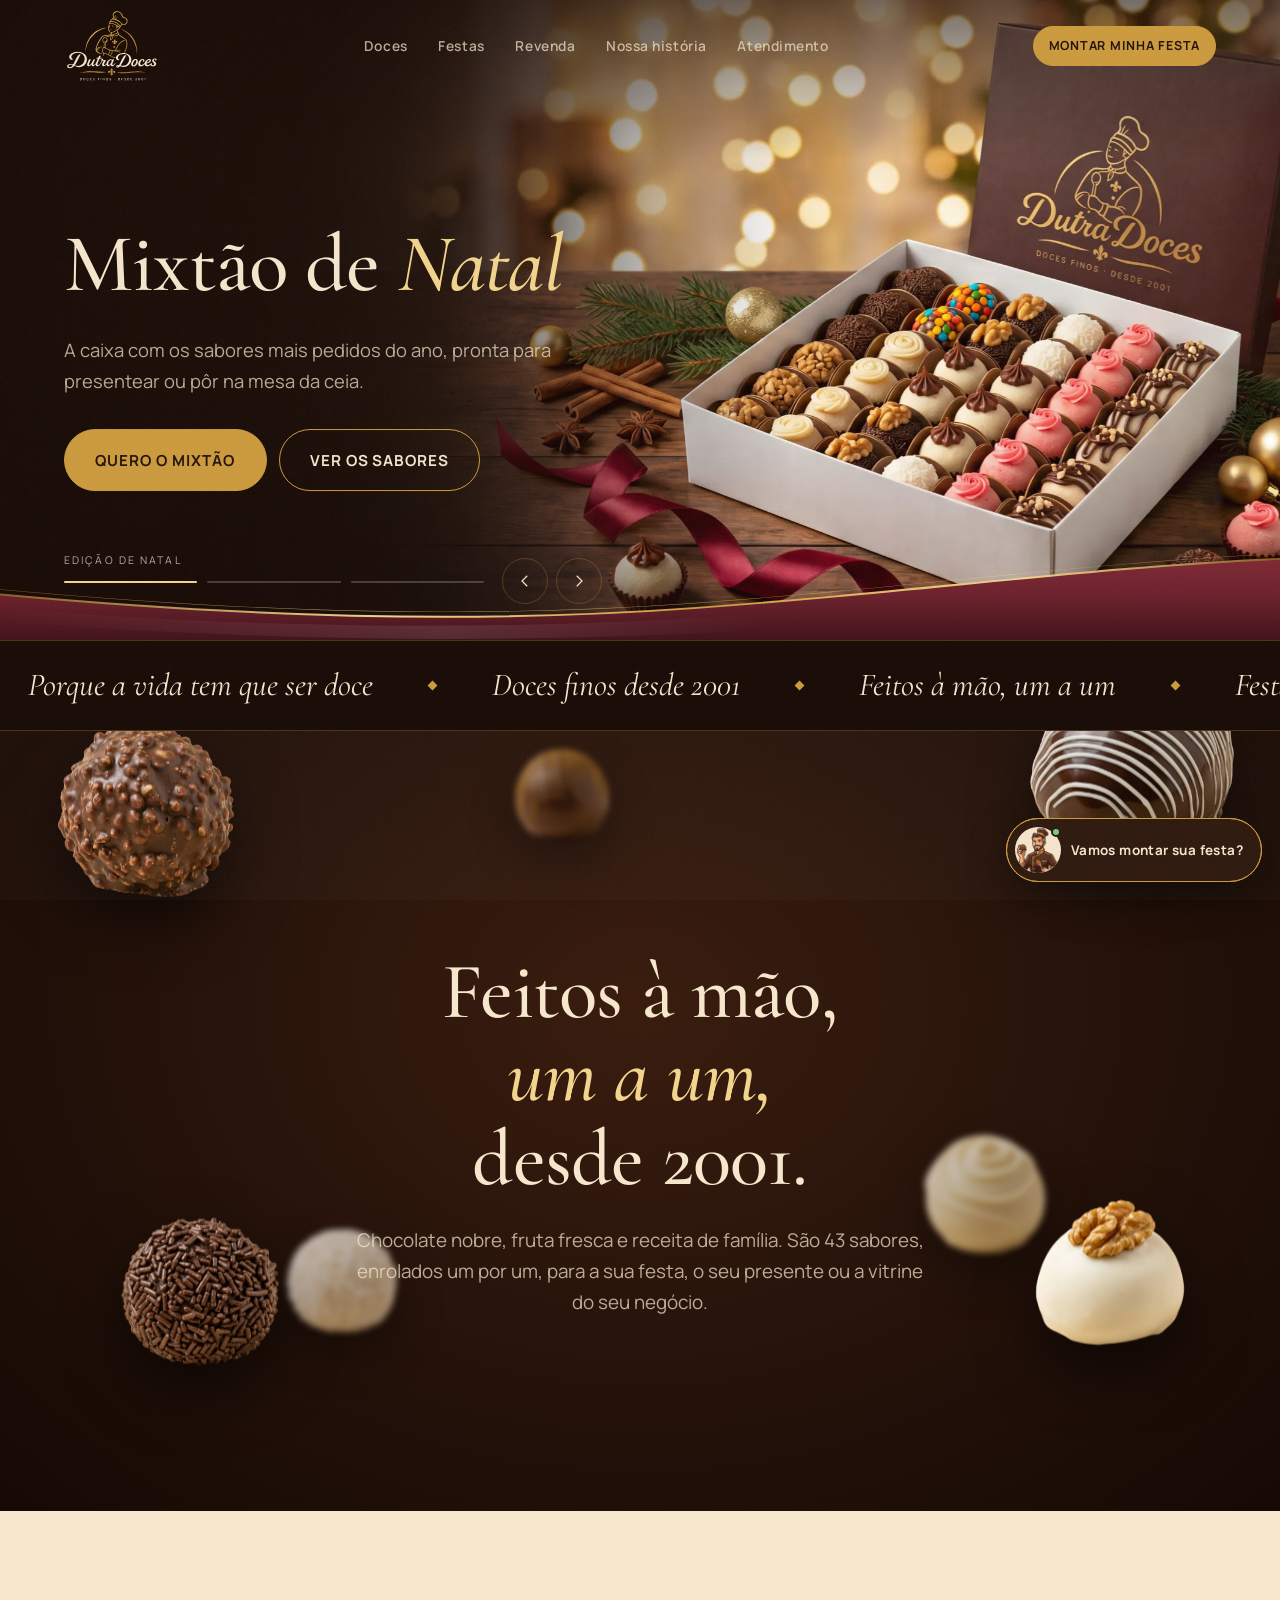
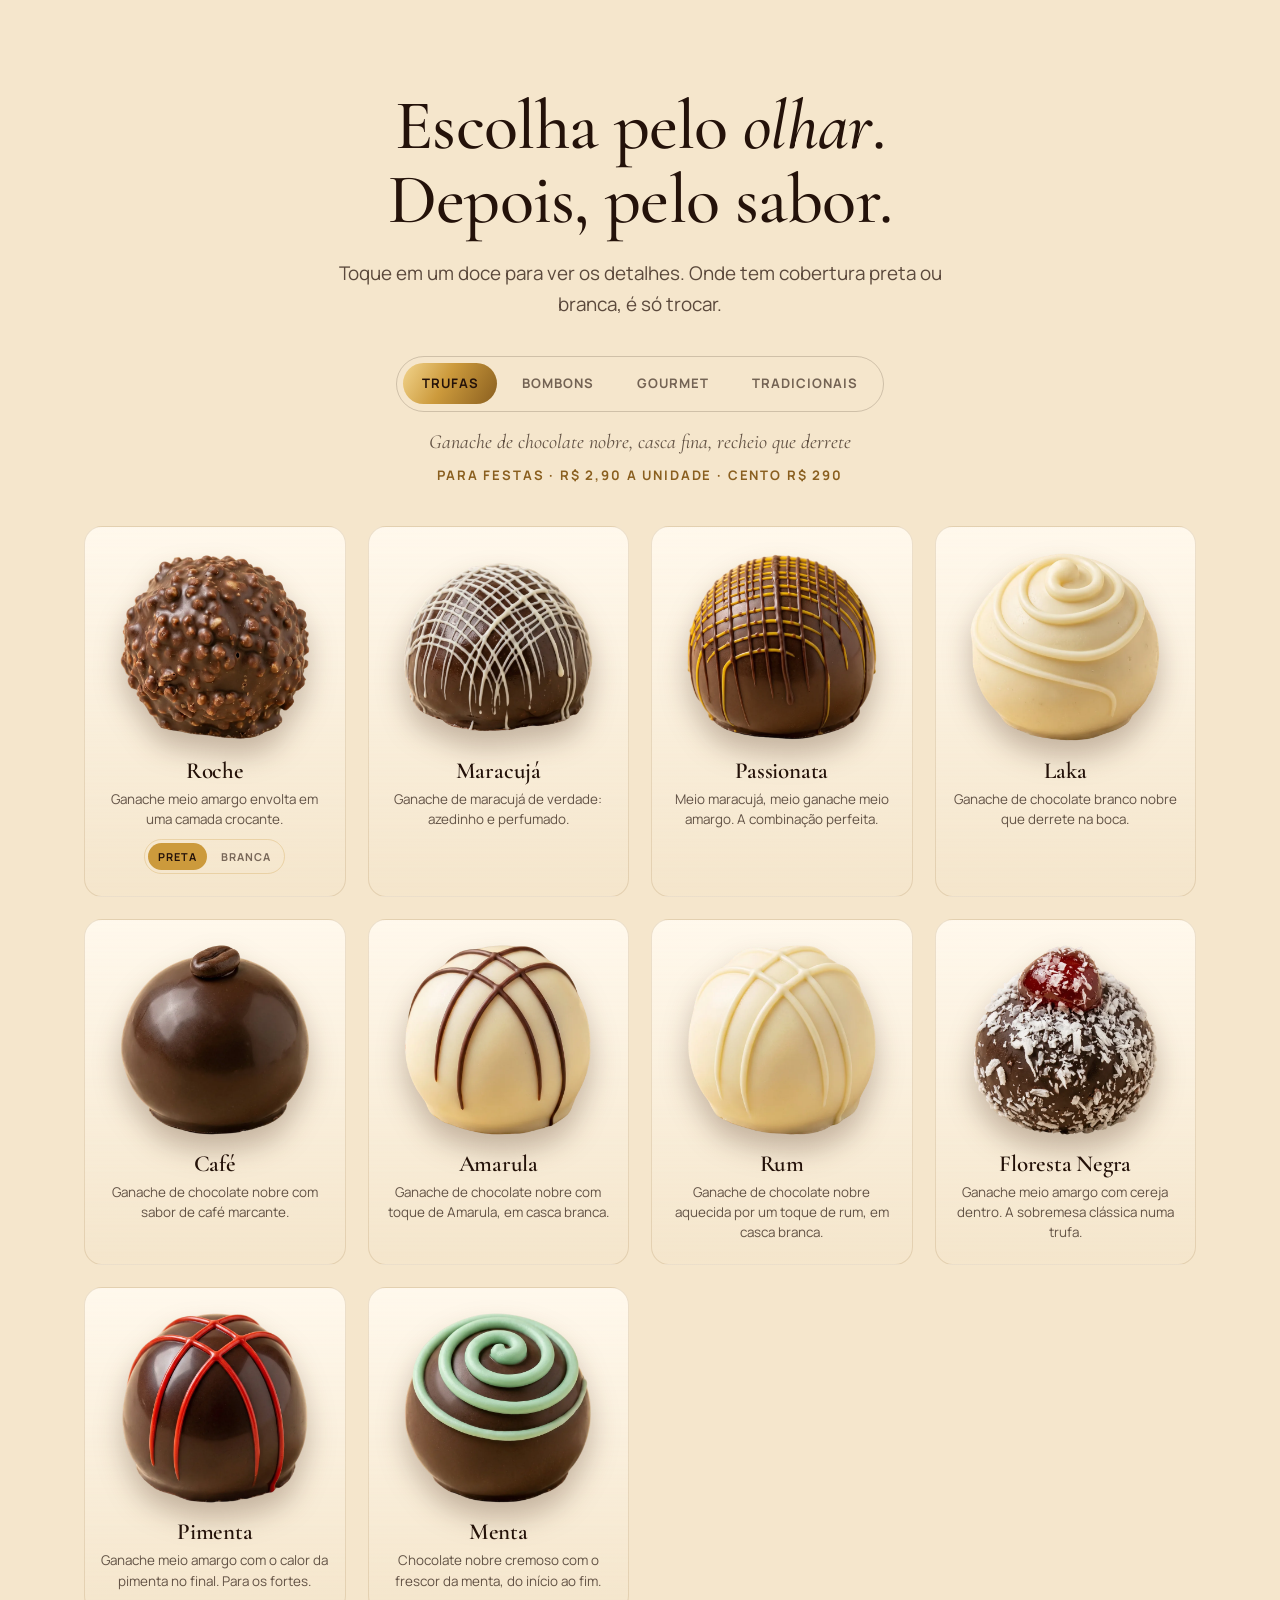
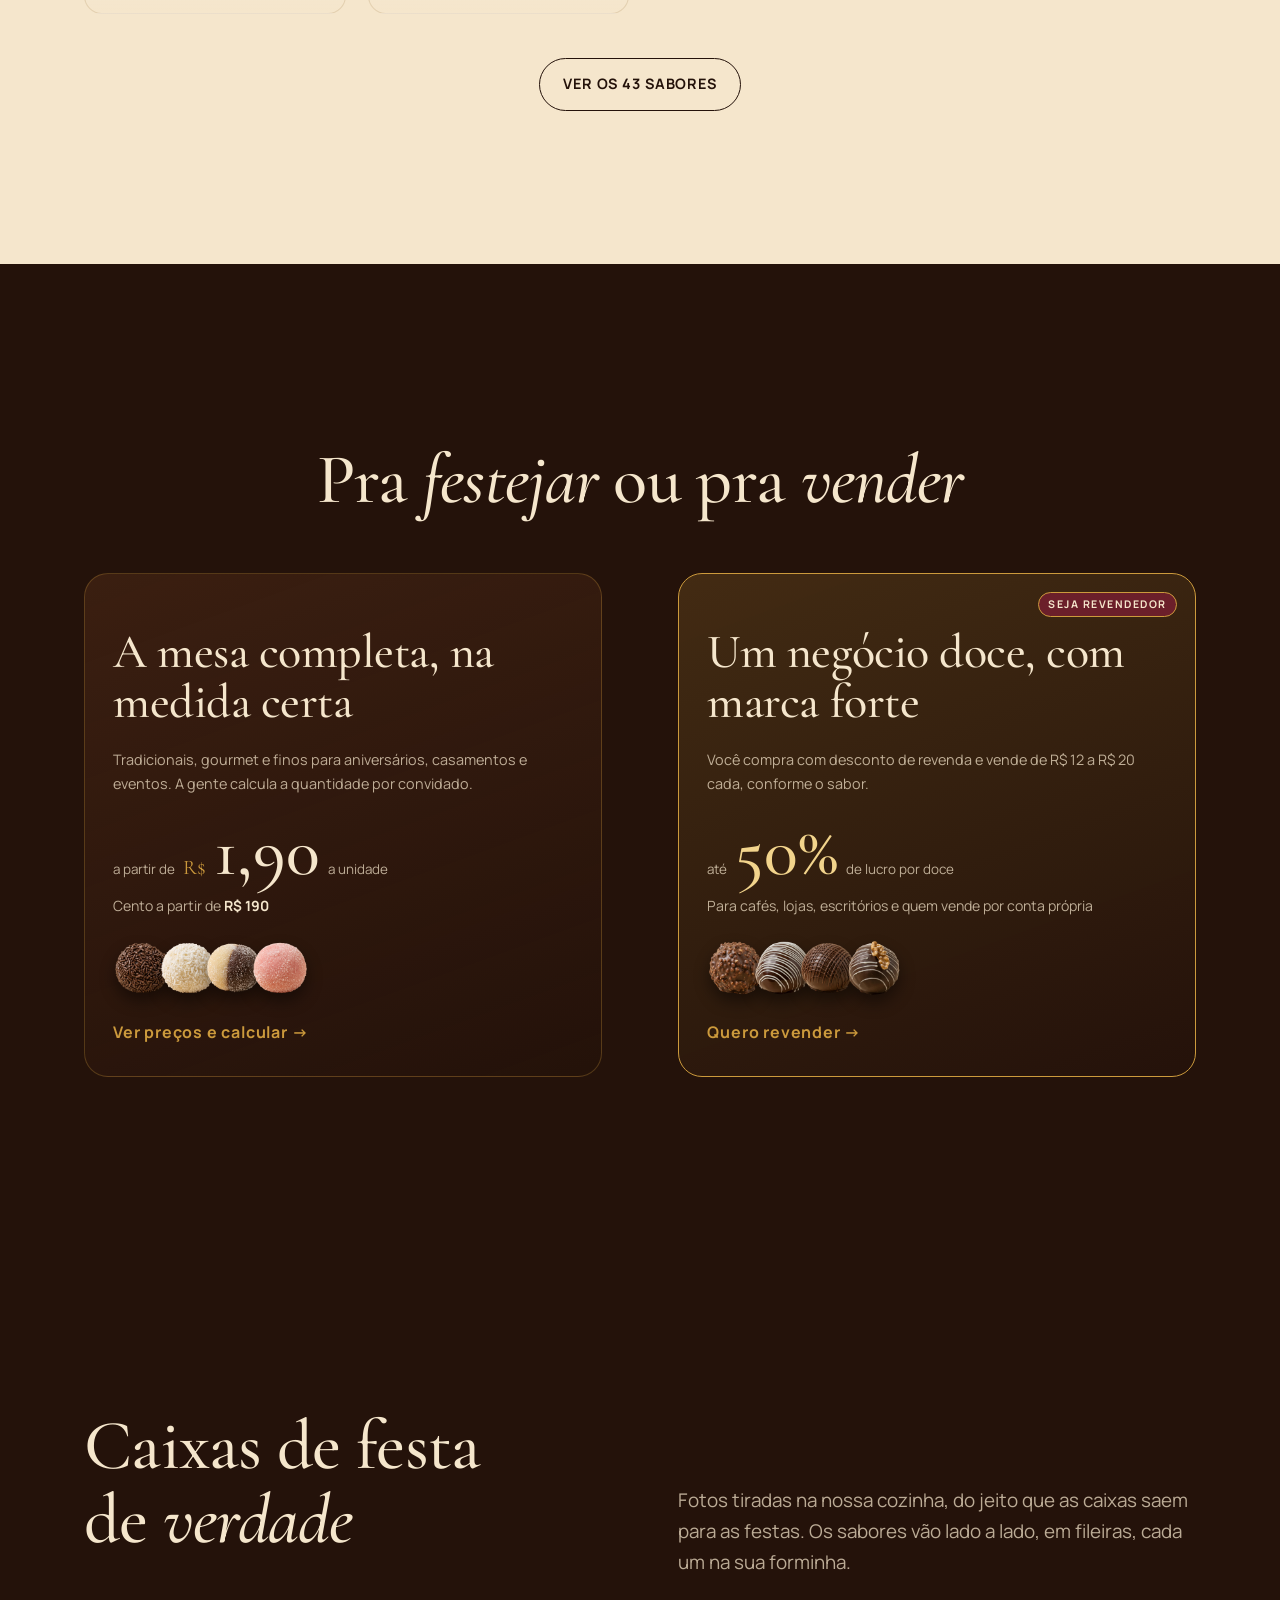
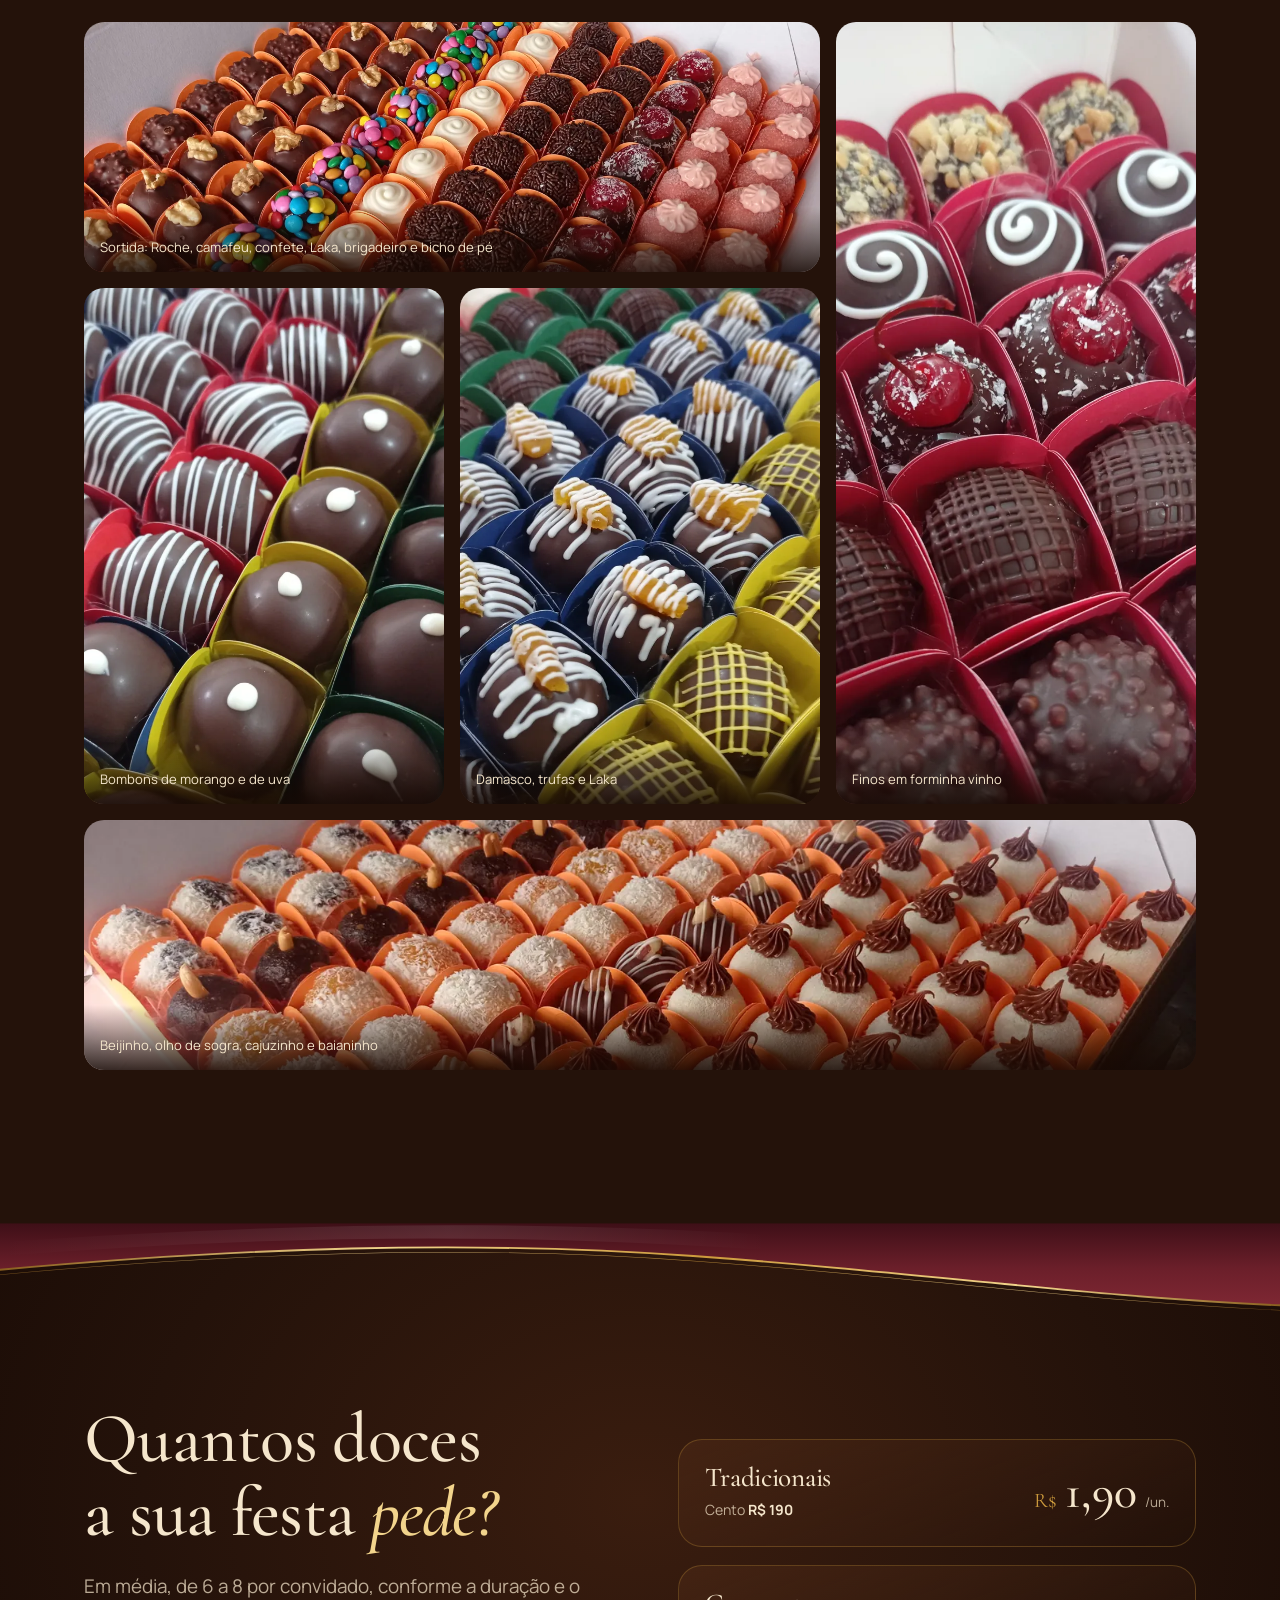
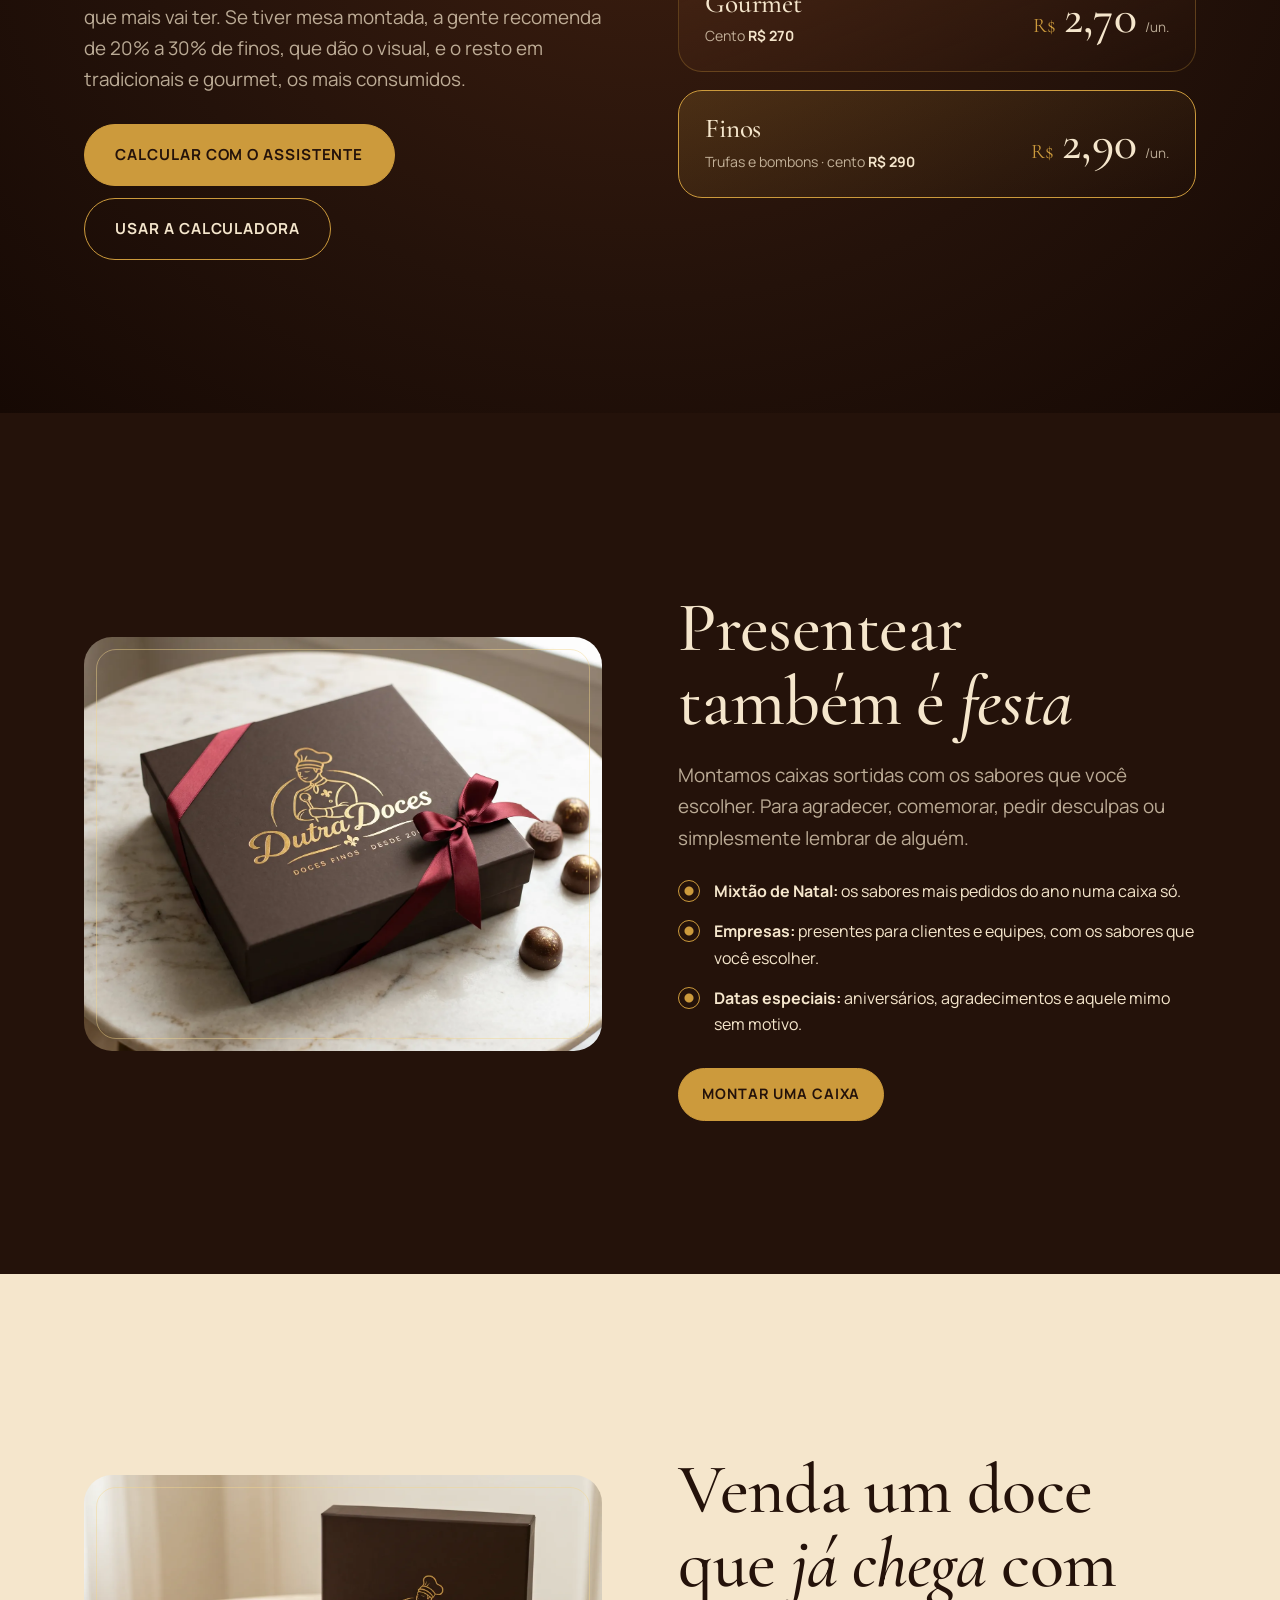
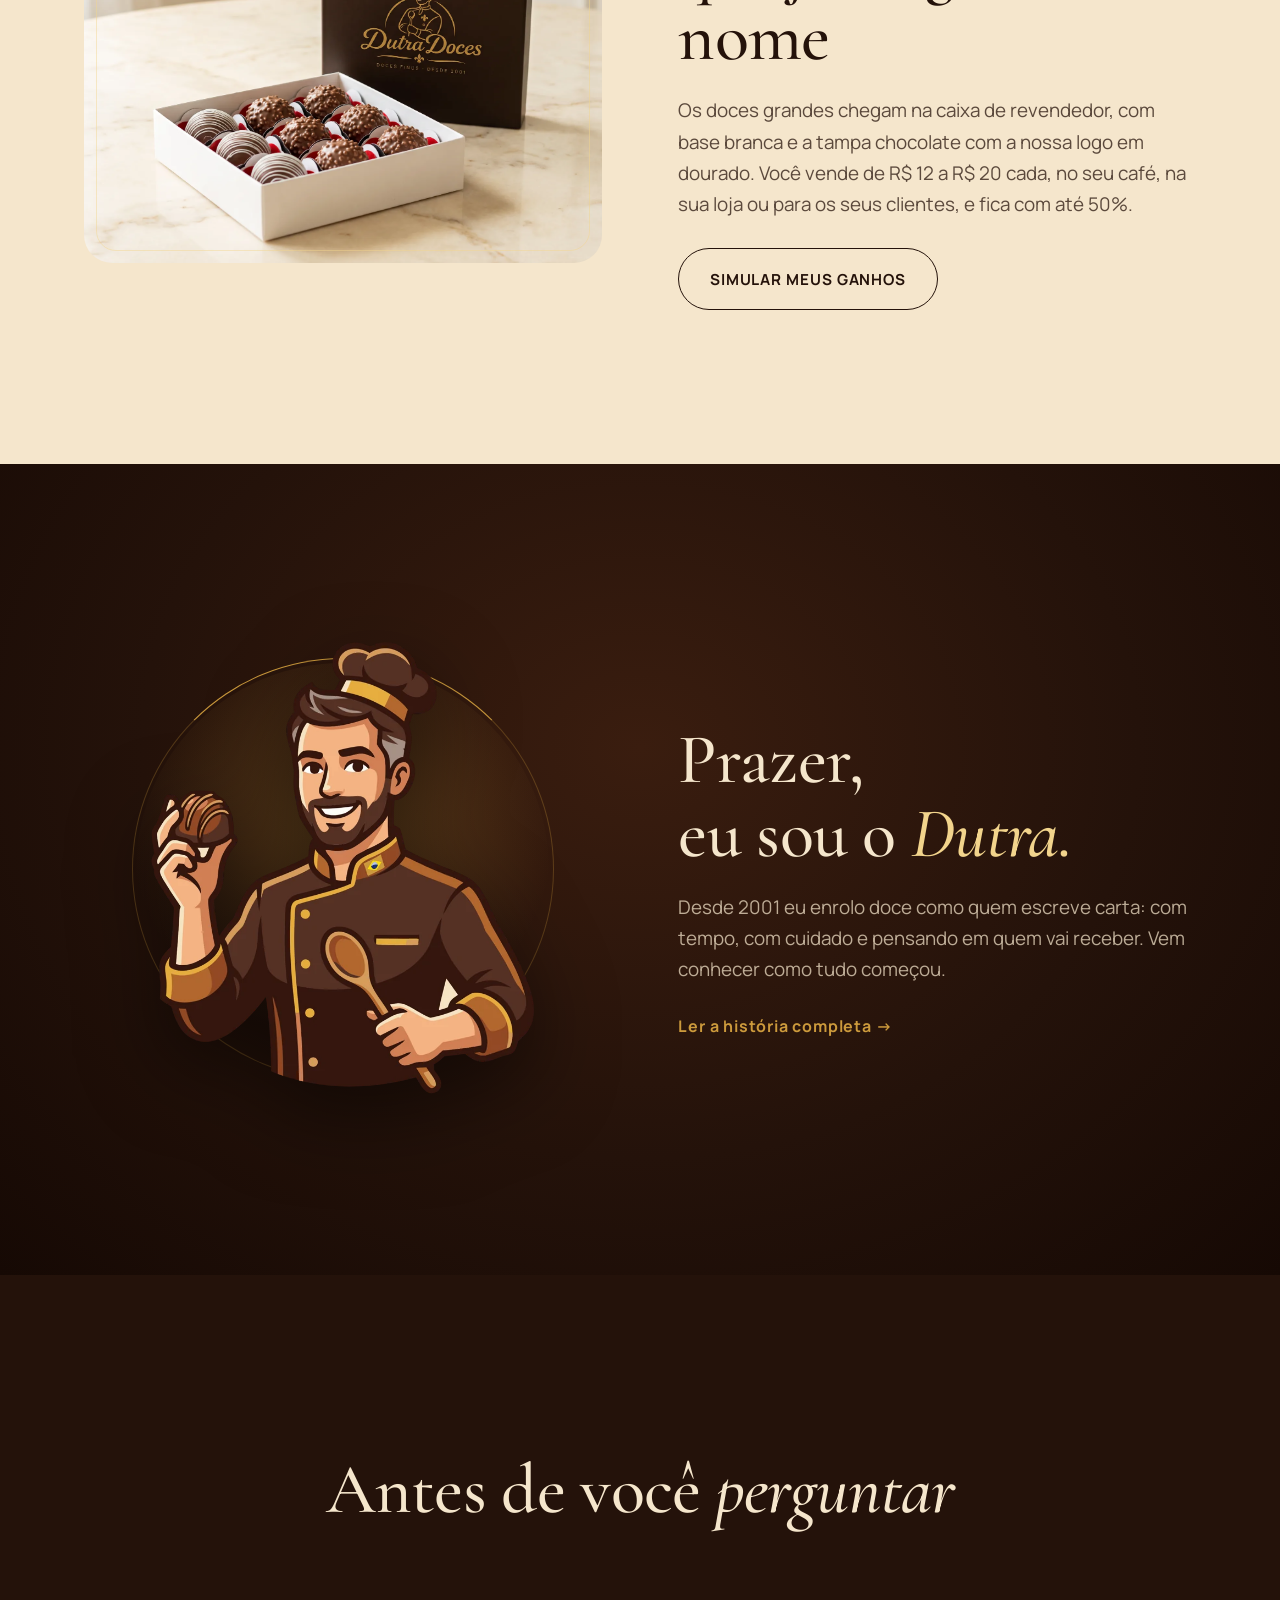
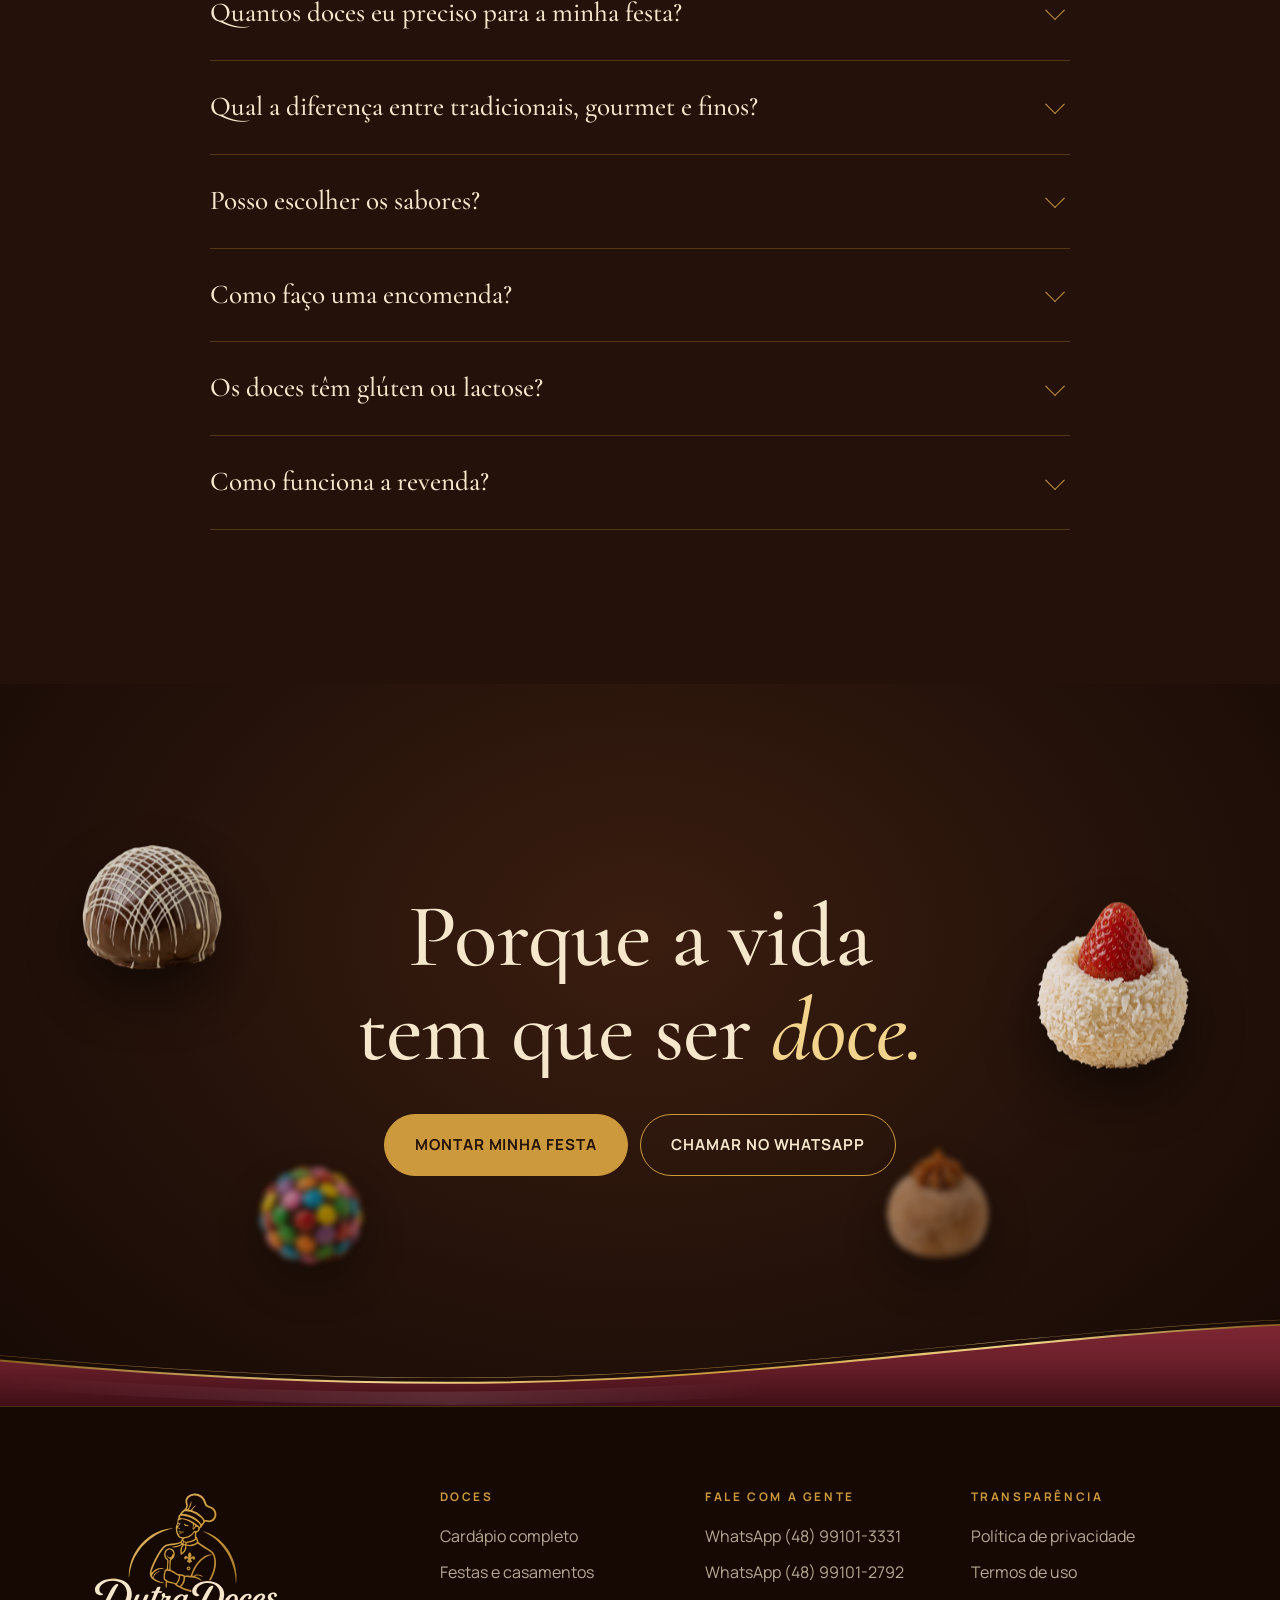
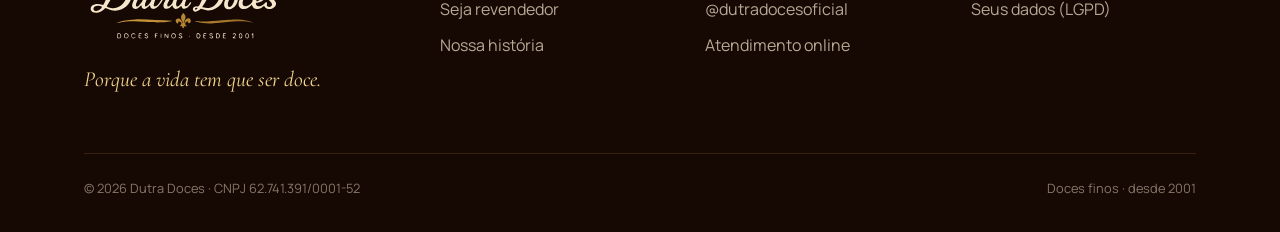
<file: index.html>
<!doctype html>
<html lang="pt-BR">
<head>
  <meta charset="utf-8">
  <meta name="viewport" content="width=device-width, initial-scale=1, viewport-fit=cover">
  <title>Dutra Doces · Doces finos desde 2001</title>
  <meta name="description" content="Trufas, bombons e brigadeiros feitos à mão desde 2001. Docinhos para festas e casamentos a partir de R$ 1,90 a unidade e revenda com até 50% de lucro.">
  <meta name="theme-color" content="#24120A">
  <link rel="canonical" href="https://dutradoces.com.br/">
  <meta property="og:type" content="website">
  <meta property="og:locale" content="pt_BR">
  <meta property="og:title" content="Dutra Doces · Doces finos desde 2001">
  <meta property="og:description" content="Porque a vida tem que ser doce. Docinhos para festas, presentes e revenda.">
  <meta property="og:image" content="https://dutradoces.com.br/assets/img/og-dutra-doces.jpg">
  <link rel="icon" href="/assets/img/marca/favicon.svg" type="image/svg+xml">
  <link rel="preconnect" href="https://fonts.googleapis.com">
  <link rel="preconnect" href="https://fonts.gstatic.com" crossorigin>
  <link href="https://fonts.googleapis.com/css2?family=Cormorant+Garamond:ital,wght@0,400;0,500;0,600;1,400;1,500&family=Manrope:wght@400;500;600;700&display=swap" rel="stylesheet">
  <link rel="preload" as="image" href="/assets/img/banners/natal-1280.webp" media="(max-width: 900px)">
  <link rel="preload" as="image" href="/assets/img/banners/natal-2560.webp" media="(min-width: 901px)">
  <link rel="stylesheet" href="/assets/css/site.css">
  <script type="application/ld+json">
  {"@context":"https://schema.org","@type":"Bakery","name":"Dutra Doces","slogan":"Porque a vida tem que ser doce.","foundingDate":"2001","url":"https://dutradoces.com.br","image":"https://dutradoces.com.br/assets/img/og-dutra-doces.jpg","telephone":"+55-48-99101-3331","priceRange":"R$","sameAs":["https://instagram.com/dutradocesoficial"]}
  </script>
</head>
<body>
  <div data-topo></div>

  <main id="conteudo">
    <!-- Banners: edite em /assets/js/config.js (BANNERS) -->
    <section class="hero" data-hero aria-label="Destaques"></section>

    <div class="faixa-corre" aria-hidden="true"><div class="trilho">
      <span>Porque a vida tem que ser doce</span><span>Doces finos desde 2001</span><span>Feitos à mão, um a um</span><span>Festas · Casamentos · Presentes</span>
      <span>Porque a vida tem que ser doce</span><span>Doces finos desde 2001</span><span>Feitos à mão, um a um</span><span>Festas · Casamentos · Presentes</span>
    </div></div>

    <!-- Doces flutuando -->
    <section class="flutuam sec-radial" data-flutuam aria-labelledby="t-feito">
      <div class="flut" data-prof="1.6" style="--s:190px; left:4%; top:12%; --t:7s"><img src="/assets/img/doces/roche.webp" alt="" loading="lazy"></div>
      <div class="flut desfoco some-mob" data-prof="0.6" style="--s:120px; left:22%; top:68%; --t:9s; --d:-2s"><img src="/assets/img/doces/beijinho.webp" alt="" loading="lazy"></div>
      <div class="flut" data-prof="2.2" style="--s:220px; right:3%; top:8%; --t:8s; --d:-1s"><img src="/assets/img/doces/bombom-de-morango.webp" alt="" loading="lazy"></div>
      <div class="flut desfoco" data-prof="0.8" style="--s:130px; right:18%; top:58%; --t:10s; --d:-4s"><img src="/assets/img/doces/laka.webp" alt="" loading="lazy"></div>
      <div class="flut" data-prof="1.3" style="--s:170px; left:9%; bottom:6%; --t:8.5s; --d:-3s"><img src="/assets/img/doces/brigadeiro.webp" alt="" loading="lazy"></div>
      <div class="flut some-mob" data-prof="1.9" style="--s:160px; right:7%; bottom:4%; --t:7.5s; --d:-5s"><img src="/assets/img/doces/camafeu.webp" alt="" loading="lazy"></div>
      <div class="flut desfoco some-mob" data-prof="0.5" style="--s:100px; left:40%; top:6%; --t:11s"><img src="/assets/img/doces/passionata.webp" alt="" loading="lazy"></div>
      <div class="centro-txt">
        <h2 class="titulo-sec" id="t-feito" data-linhas>Feitos à mão,<br><em class="ouro-txt">um a um,</em><br>desde 2001.</h2>
        <p class="lead revela" style="margin-inline:auto">Chocolate nobre, fruta fresca e receita de família. São 43 sabores, enrolados um por um, para a sua festa, o seu presente ou a vitrine do seu negócio.</p>
      </div>
    </section>

    <!-- Cardápio -->
    <section class="sec sec-creme" id="doces" aria-labelledby="t-doces">
      <div class="wrap centro">
        <h2 class="titulo-sec revela" id="t-doces">Escolha pelo <em>olhar</em>.<br>Depois, pelo sabor.</h2>
        <p class="lead revela">Toque em um doce para ver os detalhes. Onde tem cobertura preta ou branca, é só trocar.</p>
        <div data-vitrine data-linha="trufas">
          <div class="abas" aria-label="Linhas do cardápio"></div>
          <p class="linha-sub"></p>
          <p class="preco-linha"></p>
          <div class="vitrine"></div>
        </div>
        <p style="margin-top:44px"><a class="btn btn-escuro" href="/cardapio">Ver os 43 sabores</a></p>
      </div>
    </section>

    <!-- Duas modalidades -->
    <section class="sec" aria-labelledby="t-jeitos">
      <div class="wrap">
        <div class="centro">
          <h2 class="titulo-sec revela" id="t-jeitos">Pra <em>festejar</em> ou pra <em>vender</em></h2>
        </div>
        <div class="grade-2" style="margin-top:56px; align-items:stretch">
          <a class="cartao revela" href="/festas" style="text-decoration:none; display:flex; flex-direction:column">
            <h3 style="font-size:clamp(2rem,4vw,3rem); margin:.4em 0 .3em">A mesa completa, na medida certa</h3>
            <p class="sub" style="min-height:0">Tradicionais, gourmet e finos para aniversários, casamentos e eventos. A gente calcula a quantidade por convidado.</p>
            <div class="preco" style="margin-top:auto"><span class="un">a partir de</span><span class="rs">R$</span><span class="valor">1,90</span><span class="un">a unidade</span></div>
            <p class="preco-cento">Cento a partir de <b>R$ 190</b></p>
            <div class="mini-doces"><img src="/assets/img/doces/brigadeiro.webp" alt="" loading="lazy"><img src="/assets/img/doces/beijinho.webp" alt="" loading="lazy"><img src="/assets/img/doces/casadinho.webp" alt="" loading="lazy"><img src="/assets/img/doces/bicho-de-pe.webp" alt="" loading="lazy"></div>
            <span class="link-seta" style="margin-top:18px">Ver preços e calcular →</span>
          </a>
          <a class="cartao destaque revela" href="/revenda" style="text-decoration:none; display:flex; flex-direction:column; --atraso:.12s">
            <span class="etiqueta">Seja revendedor</span>
            <h3 style="font-size:clamp(2rem,4vw,3rem); margin:.4em 0 .3em">Um negócio doce, com marca forte</h3>
            <p class="sub" style="min-height:0">Você compra com desconto de revenda e vende de R$ 12 a R$ 20 cada, conforme o sabor.</p>
            <div class="preco" style="margin-top:auto"><span class="un">até</span><span class="valor ouro-txt">50%</span><span class="un">de lucro por doce</span></div>
            <p class="preco-cento">Para cafés, lojas, escritórios e quem vende por conta própria</p>
            <div class="mini-doces"><img src="/assets/img/doces/roche.webp" alt="" loading="lazy"><img src="/assets/img/doces/bombom-de-morango.webp" alt="" loading="lazy"><img src="/assets/img/doces/cacau-50-preto.webp" alt="" loading="lazy"><img src="/assets/img/doces/nozes.webp" alt="" loading="lazy"></div>
            <span class="link-seta" style="margin-top:18px">Quero revender →</span>
          </a>
        </div>
      </div>
    </section>

    <!-- Fotos reais das caixas de festa -->
    <section class="sec" aria-labelledby="t-reais-home">
      <div class="wrap">
        <div class="grade-2" style="align-items:end">
          <h2 class="titulo-sec revela" id="t-reais-home">Caixas de festa<br>de <em>verdade</em></h2>
          <p class="lead revela">Fotos tiradas na nossa cozinha, do jeito que as caixas saem para as festas. Os sabores vão lado a lado, em fileiras, cada um na sua forminha.</p>
        </div>
        <div class="galeria revela">
          <figure class="larga"><img src="/assets/img/reais/caixa-sortida-1.webp" alt="Caixa de festa com fileiras de Roche, camafeu, brigadeiro de confete, Laka, brigadeiro, trufa de cereja e bicho de pé" loading="lazy" width="1400" height="556"><figcaption>Sortida: Roche, camafeu, confete, Laka, brigadeiro e bicho de pé</figcaption></figure>
          <figure class="alta"><img src="/assets/img/reais/caixa-vermelha.webp" alt="Bombons de cereja, trufas com espiral branca, Roche e trufas rendadas em forminhas vinho" loading="lazy" width="695" height="1400"><figcaption>Finos em forminha vinho</figcaption></figure>
          <figure><img src="/assets/img/reais/caixa-bombons.webp" alt="Bombons de morango com listras brancas e bombons de uva em forminhas coloridas" loading="lazy" width="695" height="1400"><figcaption>Bombons de morango e de uva</figcaption></figure>
          <figure class="so-desk"><img src="/assets/img/reais/caixa-colorida.webp" alt="Bombons de damasco, trufas rendadas e trufas brancas em forminhas azuis, verdes, vermelhas e amarelas" loading="lazy" width="695" height="1400"><figcaption>Damasco, trufas e Laka</figcaption></figure>
          <figure class="larga cheia"><img src="/assets/img/reais/caixa-beijinhos.webp" alt="Caixa com beijinhos com rosa de ganache, olho de sogra, cajuzinho e bombons com amendoim" loading="lazy" width="1400" height="556"><figcaption>Beijinho, olho de sogra, cajuzinho e baianinho</figcaption></figure>
        </div>
      </div>
    </section>

    <!-- Festas: preços por unidade -->
    <section class="sec sec-radial" aria-labelledby="t-festa">
      <div class="onda topo-onda" aria-hidden="true"></div>
      <div class="wrap">
        <div class="grade-2">
          <div>
            <h2 class="titulo-sec revela" id="t-festa">Quantos doces<br>a sua festa <em class="ouro-txt">pede?</em></h2>
            <p class="lead revela">Em média, de 6 a 8 por convidado, conforme a duração e o que mais vai ter. Se tiver mesa montada, a gente recomenda de 20% a 30% de finos, que dão o visual, e o resto em tradicionais e gourmet, os mais consumidos.</p>
            <p class="revela" style="margin-top:28px; display:flex; gap:12px; flex-wrap:wrap"><a class="btn btn-ouro btn-grande" href="#chat">Calcular com o assistente</a><a class="btn btn-grande" href="/festas#calculadora">Usar a calculadora</a></p>
          </div>
          <div class="revela" style="--atraso:.15s">
            <div class="cartoes" style="margin-top:0; grid-template-columns:1fr">
              <div class="cartao" style="display:flex; justify-content:space-between; align-items:center; gap:16px; padding:24px 26px">
                <div><h3 style="font-size:1.7rem">Tradicionais</h3><p class="preco-cento">Cento <b>R$ 190</b></p></div>
                <div class="preco"><span class="rs">R$</span><span class="valor" style="font-size:3rem">1,90</span><span class="un">/un.</span></div>
              </div>
              <div class="cartao" style="display:flex; justify-content:space-between; align-items:center; gap:16px; padding:24px 26px">
                <div><h3 style="font-size:1.7rem">Gourmet</h3><p class="preco-cento">Cento <b>R$ 270</b></p></div>
                <div class="preco"><span class="rs">R$</span><span class="valor" style="font-size:3rem">2,70</span><span class="un">/un.</span></div>
              </div>
              <div class="cartao destaque" style="display:flex; justify-content:space-between; align-items:center; gap:16px; padding:24px 26px">
                <div><h3 style="font-size:1.7rem">Finos</h3><p class="preco-cento">Trufas e bombons · cento <b>R$ 290</b></p></div>
                <div class="preco"><span class="rs">R$</span><span class="valor" style="font-size:3rem">2,90</span><span class="un">/un.</span></div>
              </div>
            </div>
          </div>
        </div>
      </div>
    </section>

    <!-- Presentes -->
    <section class="sec" aria-labelledby="t-presente">
      <div class="wrap grade-2">
        <div class="moldura revela" style="aspect-ratio:4/3.2">
          <img src="/assets/img/marca/caixa-presente.webp" alt="Caixa Dutra Doces na cor chocolate com logo dourada e laço vinho" loading="lazy" width="1600" height="1195">
        </div>
        <div>
          <h2 class="titulo-sec revela" id="t-presente">Presentear<br>também é <em>festa</em></h2>
          <p class="lead revela">Montamos caixas sortidas com os sabores que você escolher. Para agradecer, comemorar, pedir desculpas ou simplesmente lembrar de alguém.</p>
          <ul class="lista-ouro revela">
            <li><span><b>Mixtão de Natal:</b> os sabores mais pedidos do ano numa caixa só.</span></li>
            <li><span><b>Empresas:</b> presentes para clientes e equipes, com os sabores que você escolher.</span></li>
            <li><span><b>Datas especiais:</b> aniversários, agradecimentos e aquele mimo sem motivo.</span></li>
          </ul>
          <a class="btn btn-ouro revela" href="#whats:Olá! Quero montar uma caixa de presente.">Montar uma caixa</a>
        </div>
      </div>
    </section>

    <!-- Revenda -->
    <section class="sec sec-creme" aria-labelledby="t-revenda" style="overflow:hidden">
      <div class="wrap grade-2">
        <div class="moldura revela" style="aspect-ratio:4/3">
          <img src="/assets/img/marca/caixa-revendedor.webp" alt="Caixa do revendedor Dutra Doces: base branca aberta com bombons de morango e trufas Roche grandes, tampa chocolate com a logo dourada ao fundo" loading="lazy" width="1600" height="1195">
        </div>
        <div>
          <h2 class="titulo-sec revela" id="t-revenda">Venda um doce que <em>já chega</em> com nome</h2>
          <p class="lead revela">Os doces grandes chegam na caixa de revendedor, com base branca e a tampa chocolate com a nossa logo em dourado. Você vende de R$ 12 a R$ 20 cada, no seu café, na sua loja ou para os seus clientes, e fica com até 50%.</p>
          <p class="revela" style="margin-top:28px"><a class="btn btn-escuro btn-grande" href="/revenda">Simular meus ganhos</a></p>
        </div>
      </div>
    </section>

    <!-- História -->
    <section class="sec sec-radial" aria-labelledby="t-hist">
      <div class="wrap grade-2">
        <div class="mascote-palco revela">
          <img class="mascote" src="/assets/img/marca/dutra-mascote.webp" alt="O Dutra, chef confeiteiro da marca, segurando um bombom e uma colher de pau" loading="lazy" width="900" height="1055">
        </div>
        <div>
          <h2 class="titulo-sec revela" id="t-hist">Prazer,<br>eu sou o <em class="ouro-txt">Dutra.</em></h2>
          <p class="lead revela">Desde 2001 eu enrolo doce como quem escreve carta: com tempo, com cuidado e pensando em quem vai receber. Vem conhecer como tudo começou.</p>
          <p class="revela" style="margin-top:28px"><a class="link-seta" href="/nossa-historia">Ler a história completa →</a></p>
        </div>
      </div>
    </section>

    <!-- Perguntas -->
    <section class="sec" aria-labelledby="t-faq">
      <div class="wrap">
        <div class="centro">
          <h2 class="titulo-sec revela" id="t-faq">Antes de você <em>perguntar</em></h2>
        </div>
        <div class="faq revela">
          <details><summary>Quantos doces eu preciso para a minha festa?</summary><div>Em média, de 6 a 8 doces por convidado. Festas mais curtas ou com bolo e outras sobremesas ficam perto de 6; festas longas, perto de 8. Nosso <a href="#chat" style="color:var(--ouro-claro)">assistente</a> faz a conta com você em um minuto.</div></details>
          <details><summary>Qual a diferença entre tradicionais, gourmet e finos?</summary><div><b>Tradicionais</b> são os clássicos de festa, como brigadeiro e beijinho. <b>Gourmet</b> são brigadeiros cremosos com um toque especial, como churros, paçoca e Ninho com Nutella. <b>Finos</b> são as trufas de ganache de chocolate nobre e os bombons com fruta ou castanha inteira.</div></details>
          <details><summary>Posso escolher os sabores?</summary><div>Pode, e deve! Você monta a seleção com os sabores que quiser dentro de cada linha. Os pedidos de festa são feitos de 10 em 10 unidades por sabor.</div></details>
          <details><summary>Como faço uma encomenda?</summary><div>Pelo WhatsApp (48) 99101-3331 ou (48) 99101-2792, ou pelo atendimento aqui do site. A gente confirma a data, os sabores e o valor com você.</div></details>
          <details><summary>Os doces têm glúten ou lactose?</summary><div>A maioria leva leite e derivados. Nossa cozinha é compartilhada, então todos os doces podem conter traços de glúten, amendoim e castanhas. Se houver alguma restrição, fale com a gente antes de encomendar.</div></details>
          <details><summary>Como funciona a revenda?</summary><div>Você compra os doces grandes com desconto de revenda e vende pelo preço sugerido, de R$ 12 a R$ 20 conforme o sabor, com até 50% de lucro. <a href="/revenda" style="color:var(--ouro-claro)">Faça o cadastro</a> e nosso time te chama.</div></details>
        </div>
      </div>
    </section>

    <!-- Chamada final -->
    <section class="chamada-final" data-flutuam aria-labelledby="t-final">
      <div class="flut" data-prof="1.4" style="--s:150px; left:6%; top:14%"><img src="/assets/img/doces/trufa-de-maracuja.webp" alt="" loading="lazy"></div>
      <div class="flut some-mob" data-prof="2" style="--s:180px; right:6%; top:20%; --d:-2s"><img src="/assets/img/doces/beijinho-com-morango.webp" alt="" loading="lazy"></div>
      <div class="flut desfoco some-mob" data-prof="0.7" style="--s:110px; left:20%; bottom:22%; --d:-4s"><img src="/assets/img/doces/confetes.webp" alt="" loading="lazy"></div>
      <div class="flut desfoco" data-prof="0.9" style="--s:120px; right:22%; bottom:24%; --d:-1s"><img src="/assets/img/doces/churros.webp" alt="" loading="lazy"></div>
      <div class="wrap" style="position:relative; z-index:3">
        <h2 id="t-final" data-linhas>Porque a vida<br>tem que ser <em class="ouro-txt">doce.</em></h2>
        <div class="acoes revela"><a class="btn btn-ouro btn-grande" href="#chat">Montar minha festa</a><a class="btn btn-grande" href="#whats:Olá! Vim pelo site da Dutra Doces.">Chamar no WhatsApp</a></div>
      </div>
      <div class="onda" aria-hidden="true"></div>
    </section>
  </main>

  <div data-rodape></div>

  <script src="/assets/js/config.js"></script>
  <script src="/assets/js/doces.js"></script>
  <script src="/assets/js/site.js"></script>
  <script src="/assets/js/chat.js"></script>
</body>
</html>
</file>
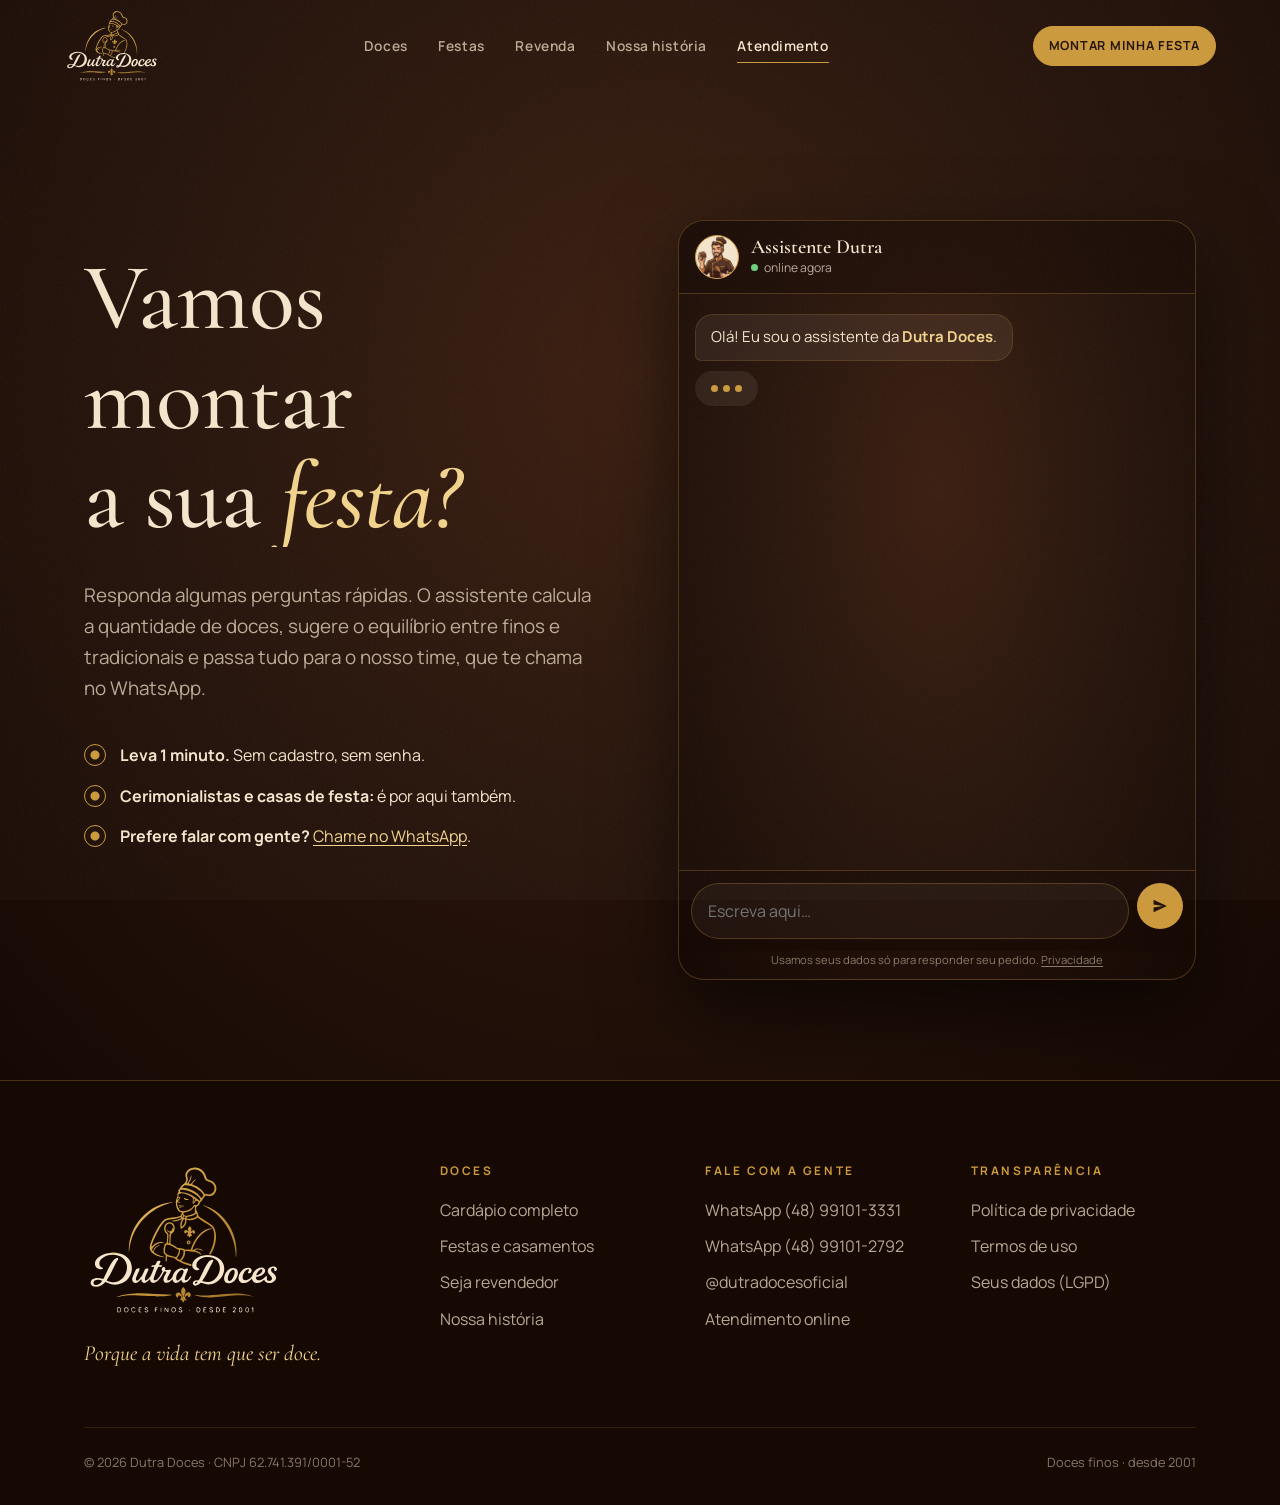
<file: atendimento/index.html>
<!doctype html>
<html lang="pt-BR">
<head>
  <meta charset="utf-8">
  <meta name="viewport" content="width=device-width, initial-scale=1, viewport-fit=cover">
  <title>Atendimento · Vamos montar sua festa? · Dutra Doces</title>
  <meta name="description" content="Converse com o assistente da Dutra Doces: em um minuto ele calcula quantos doces sua festa precisa e nosso time te chama no WhatsApp.">
  <meta name="theme-color" content="#24120A">
  <link rel="canonical" href="https://dutradoces.com.br/atendimento">
  <meta property="og:title" content="Atendimento Dutra Doces">
  <meta property="og:description" content="Vamos montar a sua festa?">
  <meta property="og:image" content="https://dutradoces.com.br/assets/img/og-dutra-doces.jpg">
  <link rel="icon" href="/assets/img/marca/favicon.svg" type="image/svg+xml">
  <link rel="preconnect" href="https://fonts.googleapis.com">
  <link rel="preconnect" href="https://fonts.gstatic.com" crossorigin>
  <link href="https://fonts.googleapis.com/css2?family=Cormorant+Garamond:ital,wght@0,400;0,500;0,600;1,400;1,500&family=Manrope:wght@400;500;600;700&display=swap" rel="stylesheet">
  <link rel="stylesheet" href="/assets/css/site.css">
</head>
<body>
  <div data-topo></div>

  <main id="conteudo">
    <section class="hero-pag" style="padding-bottom:clamp(60px,8vw,100px)">
      <div class="wrap grade-2" style="align-items:start">
        <div>
          <h1 data-linhas>Vamos montar<br>a sua <em>festa?</em></h1>
          <p class="lead">Responda algumas perguntas rápidas. O assistente calcula a quantidade de doces, sugere o equilíbrio entre finos e tradicionais e passa tudo para o nosso time, que te chama no WhatsApp.</p>
          <ul class="lista-ouro so-desk">
            <li><span><b>Leva 1 minuto.</b> Sem cadastro, sem senha.</span></li>
            <li><span><b>Cerimonialistas e casas de festa:</b> é por aqui também.</span></li>
            <li><span><b>Prefere falar com gente?</b> <a href="#whats:Olá! Vim pelo site da Dutra Doces." style="color:var(--ouro-claro)">Chame no WhatsApp</a>.</span></li>
          </ul>
        </div>
        <div data-chat-embutido></div>
      </div>
    </section>
  </main>

  <div data-rodape></div>

  <script src="/assets/js/config.js"></script>
  <script src="/assets/js/doces.js"></script>
  <script src="/assets/js/site.js"></script>
  <script src="/assets/js/chat.js"></script>
</body>
</html>
</file>
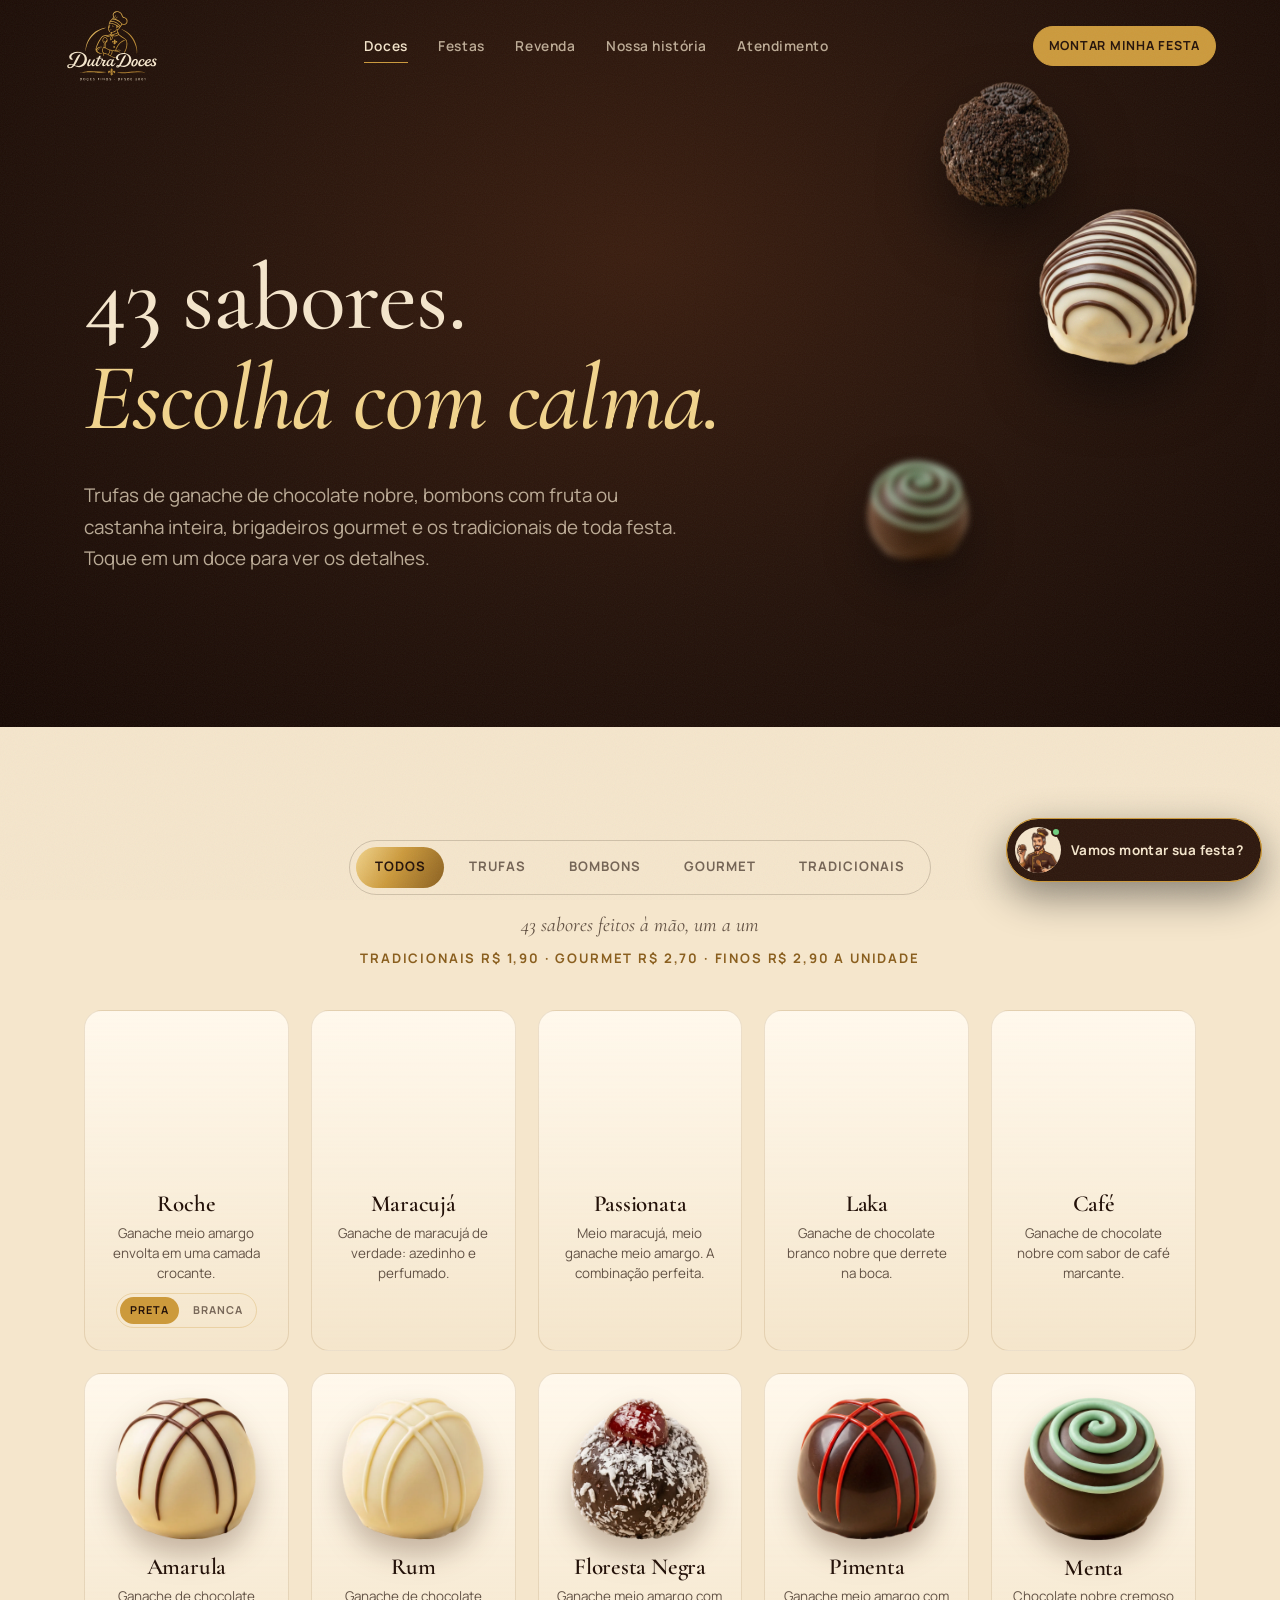
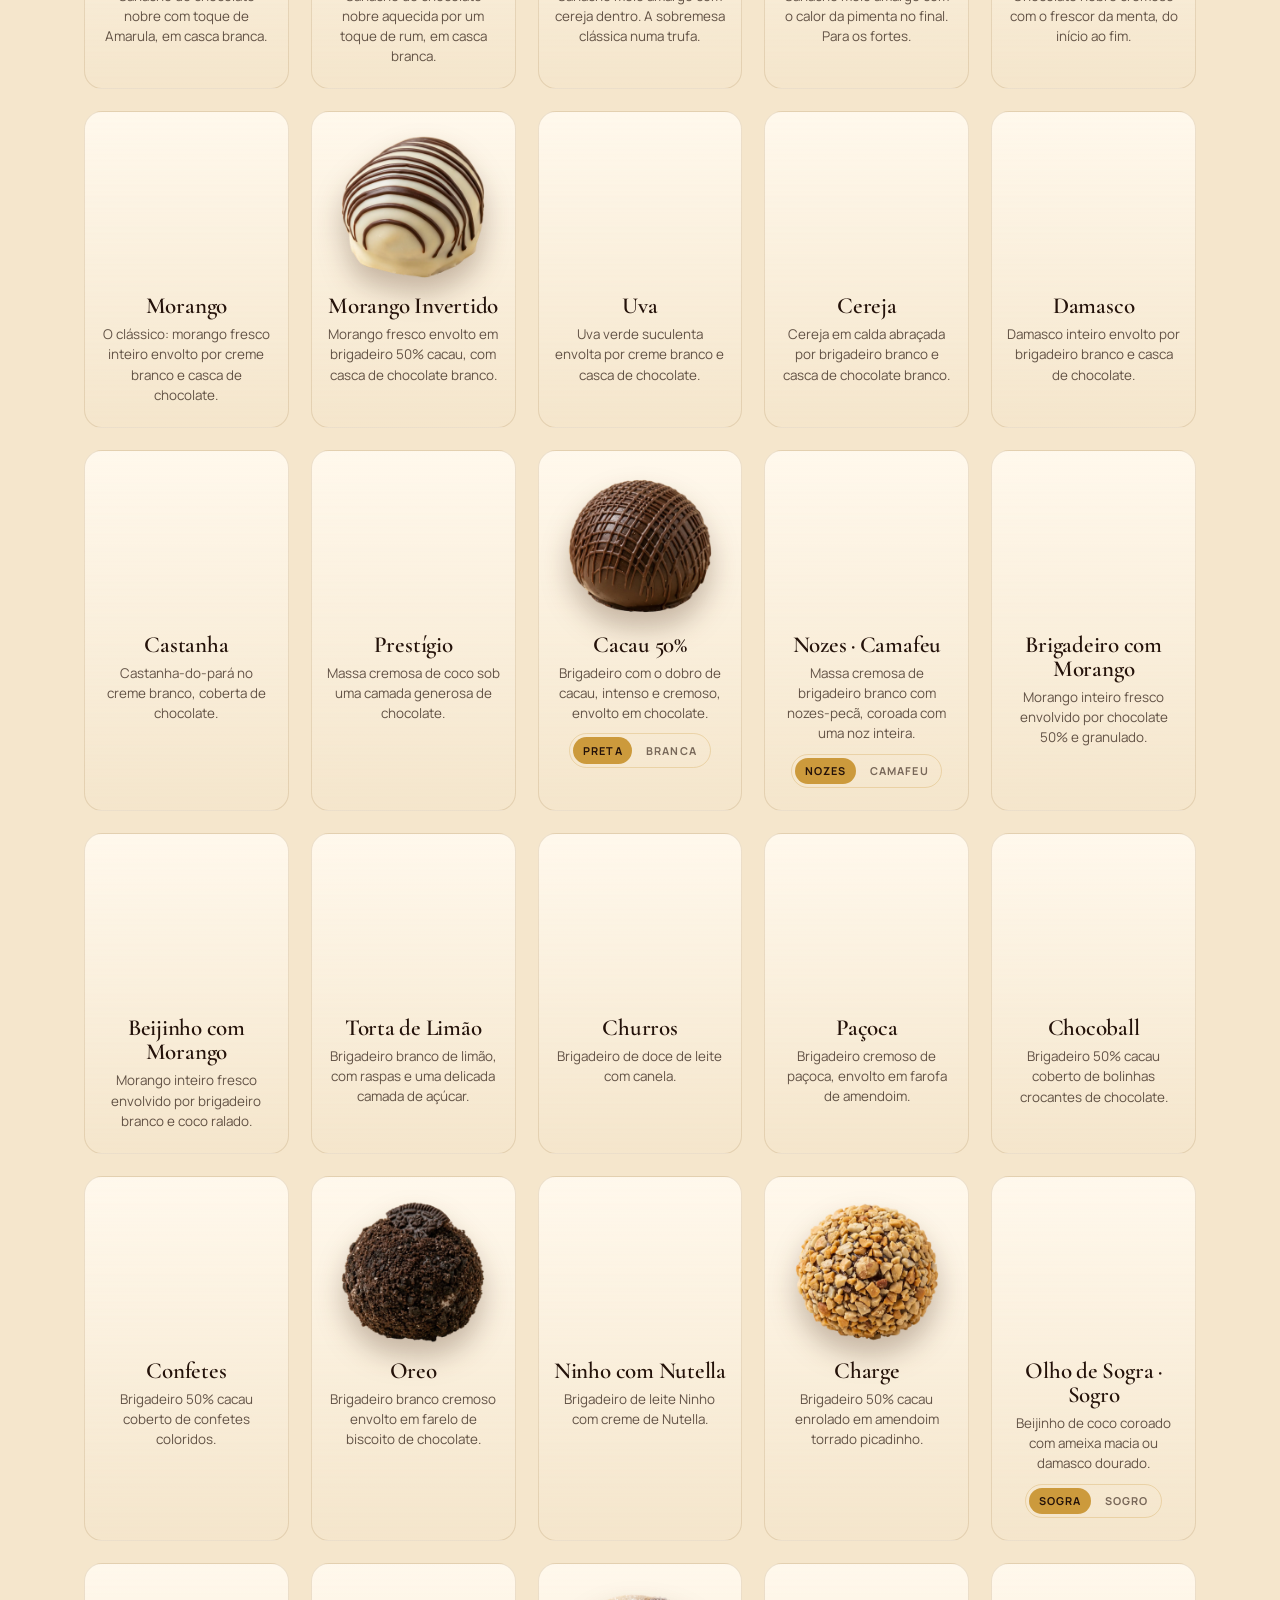
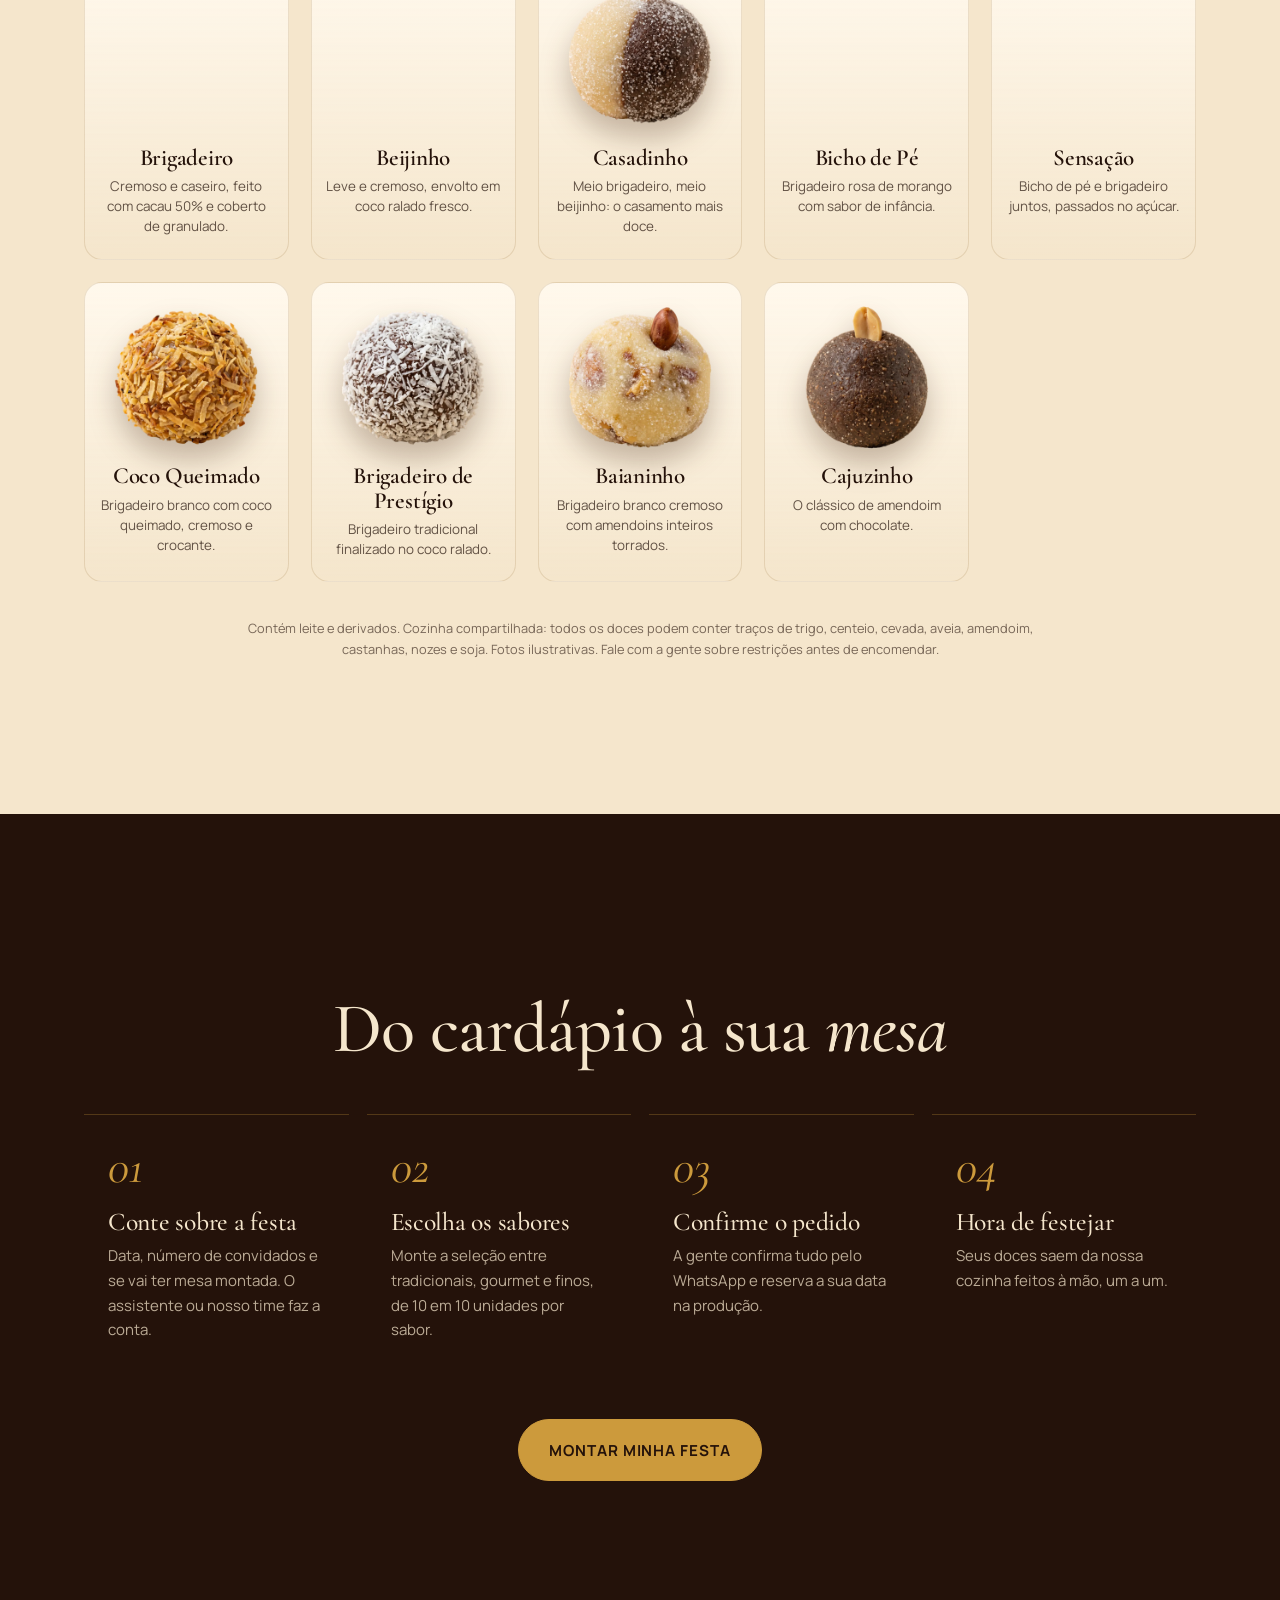
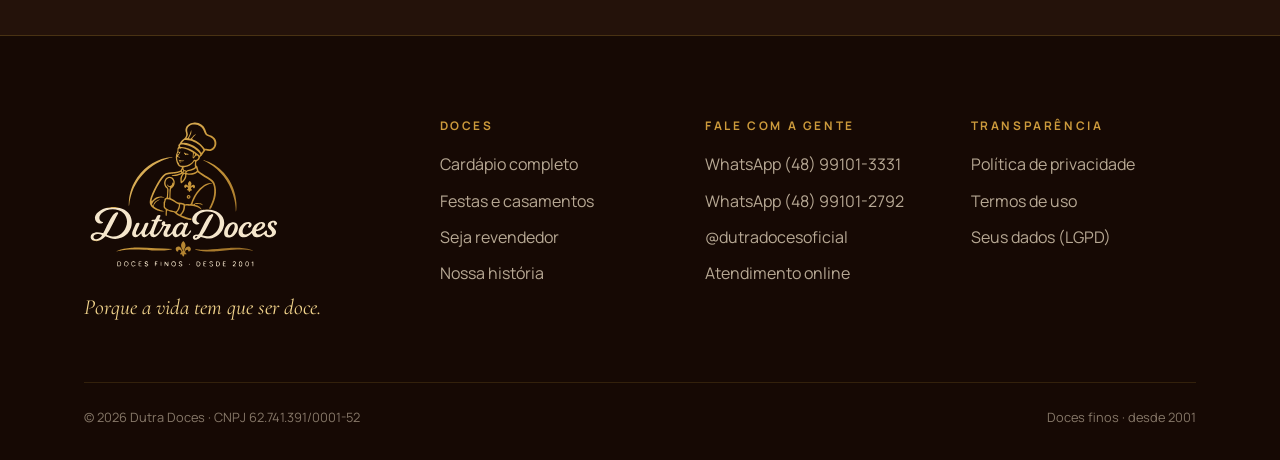
<file: cardapio/index.html>
<!doctype html>
<html lang="pt-BR">
<head>
  <meta charset="utf-8">
  <meta name="viewport" content="width=device-width, initial-scale=1, viewport-fit=cover">
  <title>Cardápio · 43 sabores · Dutra Doces</title>
  <meta name="description" content="Trufas de chocolate nobre, bombons de fruta inteira, brigadeiros gourmet e os tradicionais de festa. Conheça os 43 sabores da Dutra Doces.">
  <meta name="theme-color" content="#24120A">
  <link rel="canonical" href="https://dutradoces.com.br/cardapio">
  <meta property="og:title" content="Cardápio Dutra Doces · 43 sabores">
  <meta property="og:description" content="Trufas, bombons, gourmet e tradicionais, feitos à mão desde 2001.">
  <meta property="og:image" content="https://dutradoces.com.br/assets/img/og-dutra-doces.jpg">
  <link rel="icon" href="/assets/img/marca/favicon.svg" type="image/svg+xml">
  <link rel="preconnect" href="https://fonts.googleapis.com">
  <link rel="preconnect" href="https://fonts.gstatic.com" crossorigin>
  <link href="https://fonts.googleapis.com/css2?family=Cormorant+Garamond:ital,wght@0,400;0,500;0,600;1,400;1,500&family=Manrope:wght@400;500;600;700&display=swap" rel="stylesheet">
  <link rel="stylesheet" href="/assets/css/site.css">
</head>
<body>
  <div data-topo></div>

  <main id="conteudo">
    <section class="hero-pag flutuam" data-flutuam style="min-height:auto; display:block">
      <div class="flut some-mob" data-prof="1.5" style="--s:170px; right:6%; top:26%"><img src="/assets/img/doces/morango-invertido.webp" alt=""></div>
      <div class="flut desfoco some-mob" data-prof="0.7" style="--s:110px; right:24%; top:62%; --d:-3s"><img src="/assets/img/doces/menta.webp" alt=""></div>
      <div class="flut some-mob" data-prof="2" style="--s:140px; right:16%; top:8%; --d:-1s"><img src="/assets/img/doces/oreo.webp" alt=""></div>
      <div class="wrap">
        <h1 data-linhas>43 sabores.<br><em>Escolha com calma.</em></h1>
        <p class="lead">Trufas de ganache de chocolate nobre, bombons com fruta ou castanha inteira, brigadeiros gourmet e os tradicionais de toda festa. Toque em um doce para ver os detalhes.</p>
      </div>
    </section>

    <section class="sec sec-creme" style="padding-top:clamp(40px,6vw,80px)" aria-label="Todos os sabores">
      <div class="wrap">
        <div data-vitrine data-todos data-linha="todos">
          <div class="abas" aria-label="Filtrar por linha"></div>
          <p class="linha-sub"></p>
          <p class="preco-linha"></p>
          <div class="vitrine cheia"></div>
        </div>
        <p class="aviso-alergicos">Contém leite e derivados. Cozinha compartilhada: todos os doces podem conter traços de trigo, centeio, cevada, aveia, amendoim, castanhas, nozes e soja. Fotos ilustrativas. Fale com a gente sobre restrições antes de encomendar.</p>
      </div>
    </section>

    <section class="sec" aria-labelledby="t-como">
      <div class="wrap">
        <div class="centro">
          <h2 class="titulo-sec" id="t-como">Do cardápio à sua <em>mesa</em></h2>
        </div>
        <div class="passos">
          <div class="passo revela"><h3>Conte sobre a festa</h3><p>Data, número de convidados e se vai ter mesa montada. O assistente ou nosso time faz a conta.</p></div>
          <div class="passo revela" style="--atraso:.1s"><h3>Escolha os sabores</h3><p>Monte a seleção entre tradicionais, gourmet e finos, de 10 em 10 unidades por sabor.</p></div>
          <div class="passo revela" style="--atraso:.2s"><h3>Confirme o pedido</h3><p>A gente confirma tudo pelo WhatsApp e reserva a sua data na produção.</p></div>
          <div class="passo revela" style="--atraso:.3s"><h3>Hora de festejar</h3><p>Seus doces saem da nossa cozinha feitos à mão, um a um.</p></div>
        </div>
        <p class="centro" style="margin-top:48px"><a class="btn btn-ouro btn-grande" href="#chat">Montar minha festa</a></p>
      </div>
    </section>
  </main>

  <div data-rodape></div>

  <script src="/assets/js/config.js"></script>
  <script src="/assets/js/doces.js"></script>
  <script src="/assets/js/site.js"></script>
  <script src="/assets/js/chat.js"></script>
</body>
</html>
</file>
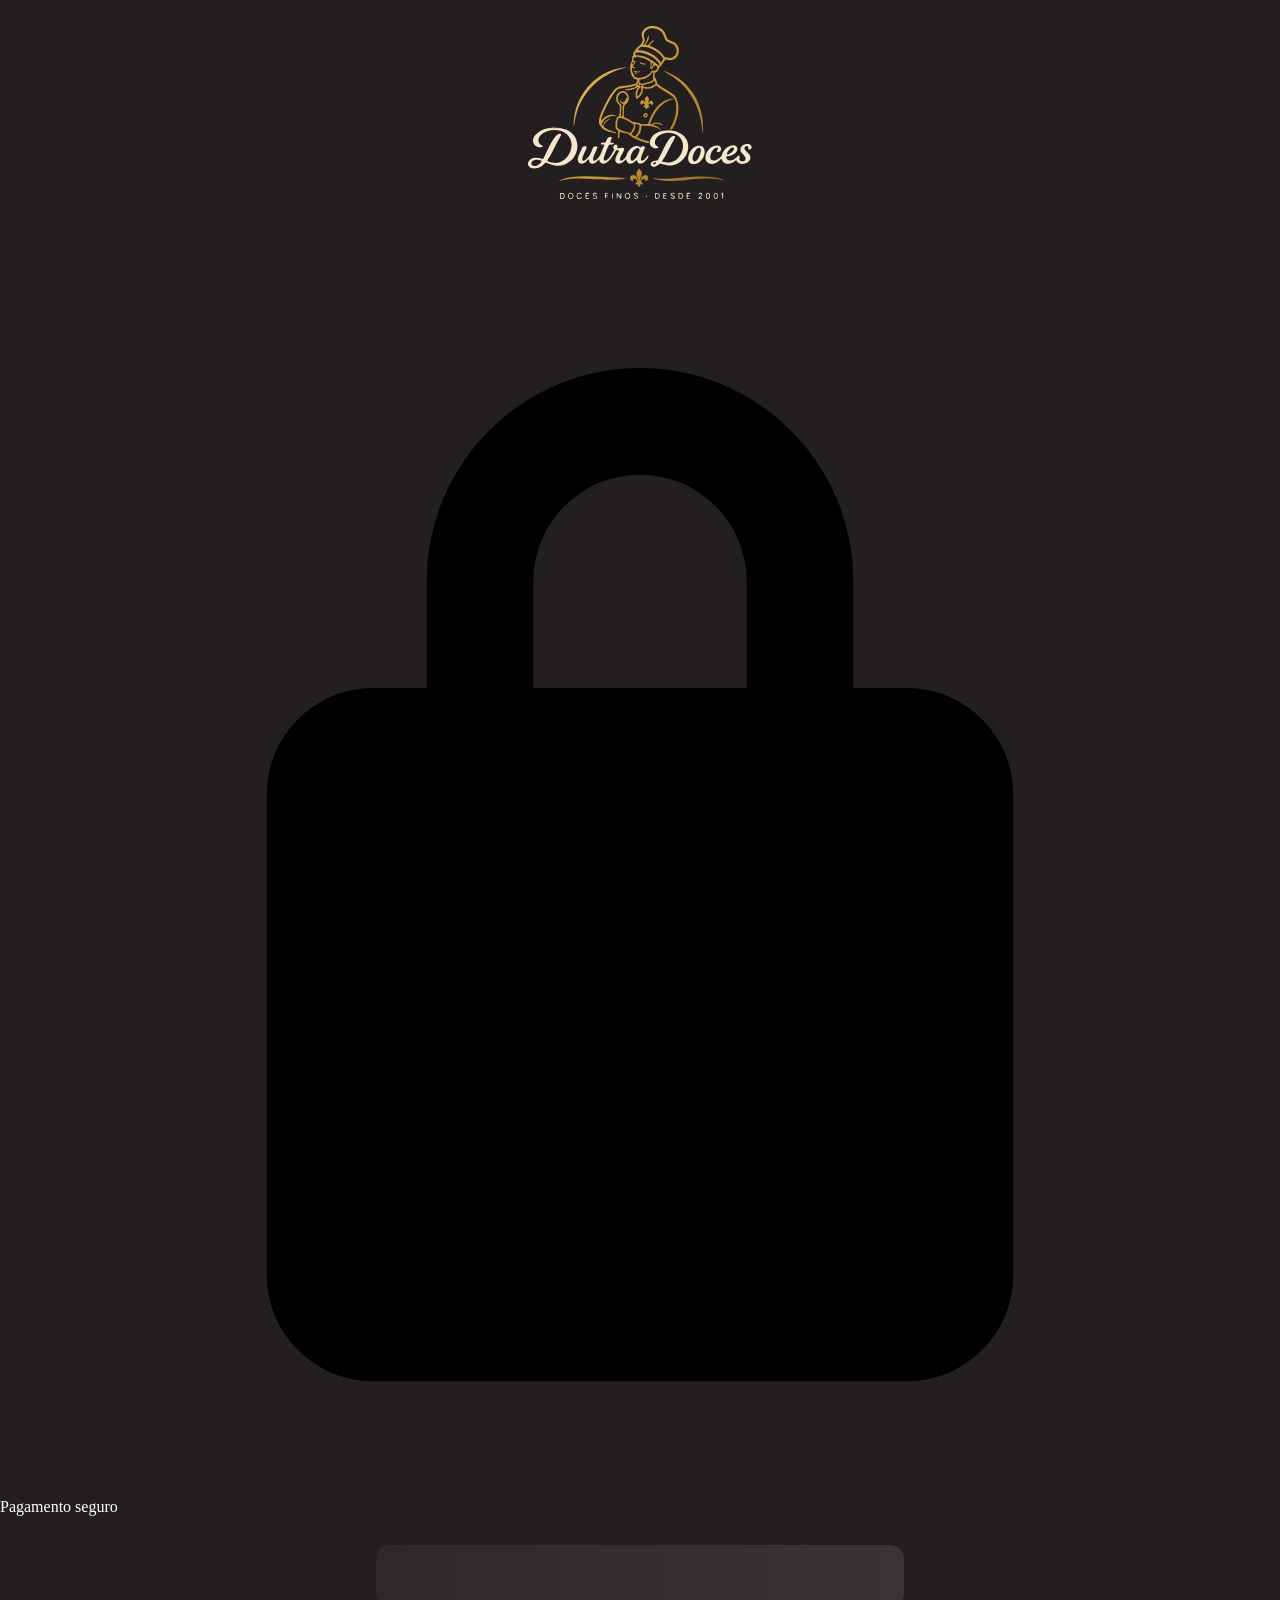
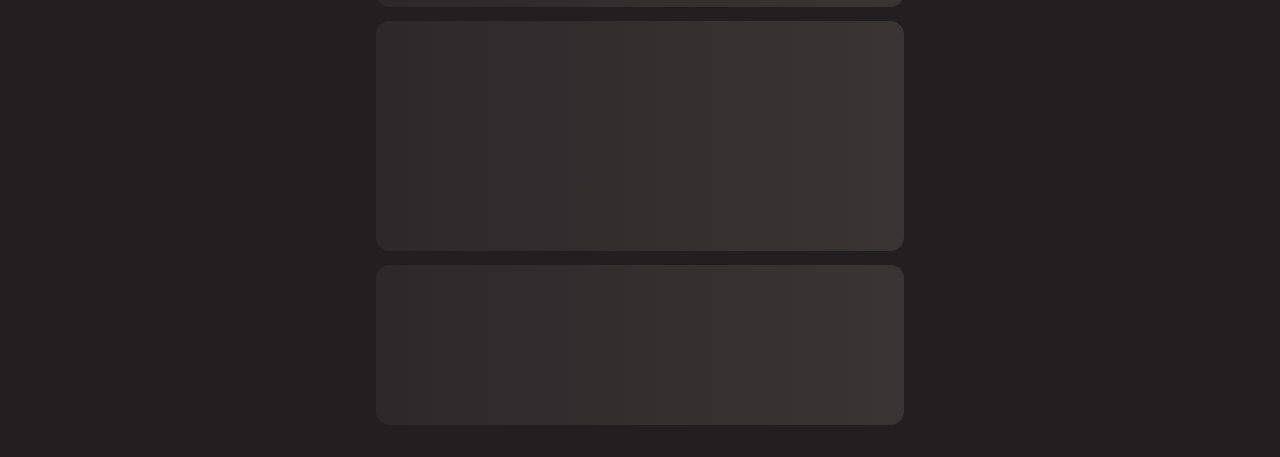
<file: checkout/index.html>
<!doctype html>
<html lang="pt-BR">
<head>
  <meta charset="utf-8">
  <meta name="viewport" content="width=device-width, initial-scale=1, viewport-fit=cover">
  <title>Pagamento · Dutra Doces</title>
  <meta name="robots" content="noindex, nofollow">
  <meta name="referrer" content="no-referrer">
  <meta name="theme-color" content="#24120A">
  <link rel="icon" href="/assets/img/marca/favicon.svg" type="image/svg+xml">
  <link rel="preconnect" href="https://fonts.googleapis.com">
  <link rel="preconnect" href="https://fonts.gstatic.com" crossorigin>
  <link href="https://fonts.googleapis.com/css2?family=Cormorant+Garamond:ital,wght@0,400;0,500;0,600;1,400;1,500&family=Manrope:wght@400;500;600;700&display=swap" rel="stylesheet">
  <link rel="stylesheet" href="/checkout/checkout.css">
</head>
<body>
  <header class="topo">
    <a class="marca" href="https://dutradoces.com.br" aria-label="Dutra Doces — página inicial">
      <img src="/assets/img/marca/logo-dutra-doces.svg" width="1844" height="1462" alt="Dutra Doces · doces finos desde 2001">
    </a>
    <p class="topo-seguro"><svg viewBox="0 0 24 24" aria-hidden="true"><path d="M17 9h-1V7a4 4 0 1 0-8 0v2H7a2 2 0 0 0-2 2v9a2 2 0 0 0 2 2h10a2 2 0 0 0 2-2v-9a2 2 0 0 0-2-2zm-7-2a2 2 0 1 1 4 0v2h-4V7z"/></svg>Pagamento seguro</p>
    <span class="onda" aria-hidden="true"></span>
  </header>

  <main id="app" aria-busy="true">
    <!-- Estado inicial: carregando (esqueleto) -->
    <p class="sr-only">Carregando seu pedido…</p>
    <div class="esq relogio-esq" aria-hidden="true"></div>
    <div class="esq bloco" aria-hidden="true"></div>
    <div class="esq bloco2" aria-hidden="true"></div>
  </main>

  <!-- Anúncios para leitores de tela (contagem a cada minuto, status do pagamento) -->
  <div id="anuncio" class="sr-only" aria-live="polite" aria-atomic="true"></div>

  <!-- Trava de tela durante o processamento -->
  <div id="travar" class="travar" role="alertdialog" aria-modal="true" aria-labelledby="travar-txt" hidden>
    <div>
      <div class="roda" aria-hidden="true"></div>
      <p id="travar-txt">Processando pagamento…</p>
      <small>Não feche nem atualize esta página.</small>
    </div>
  </div>

  <noscript>
    <p style="text-align:center;padding:16px;color:#e9e3dc">Para pagar, ative o JavaScript do navegador ou fale com a gente pelo WhatsApp (47) 9187-3186.</p>
  </noscript>

  <script src="/checkout/config.js"></script>
  <script src="/checkout/checkout.js"></script>
</body>
</html>
</file>
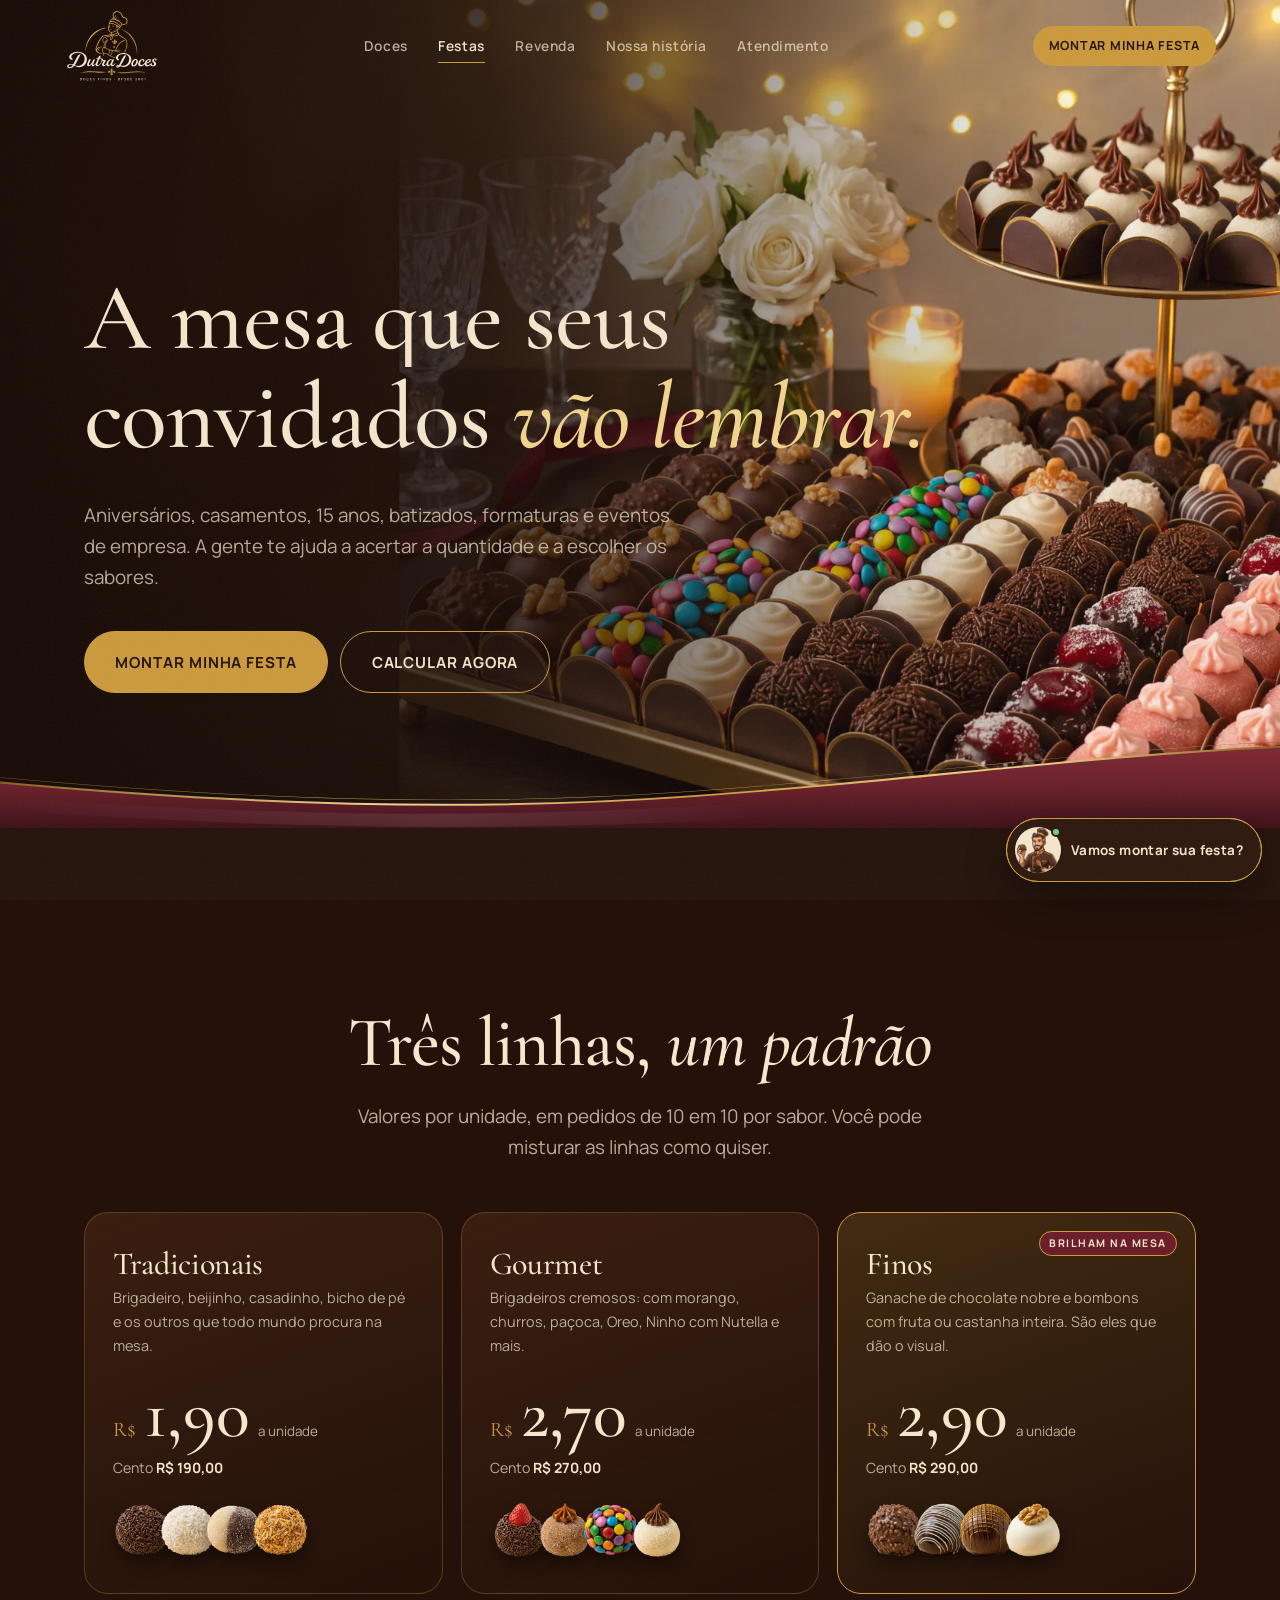
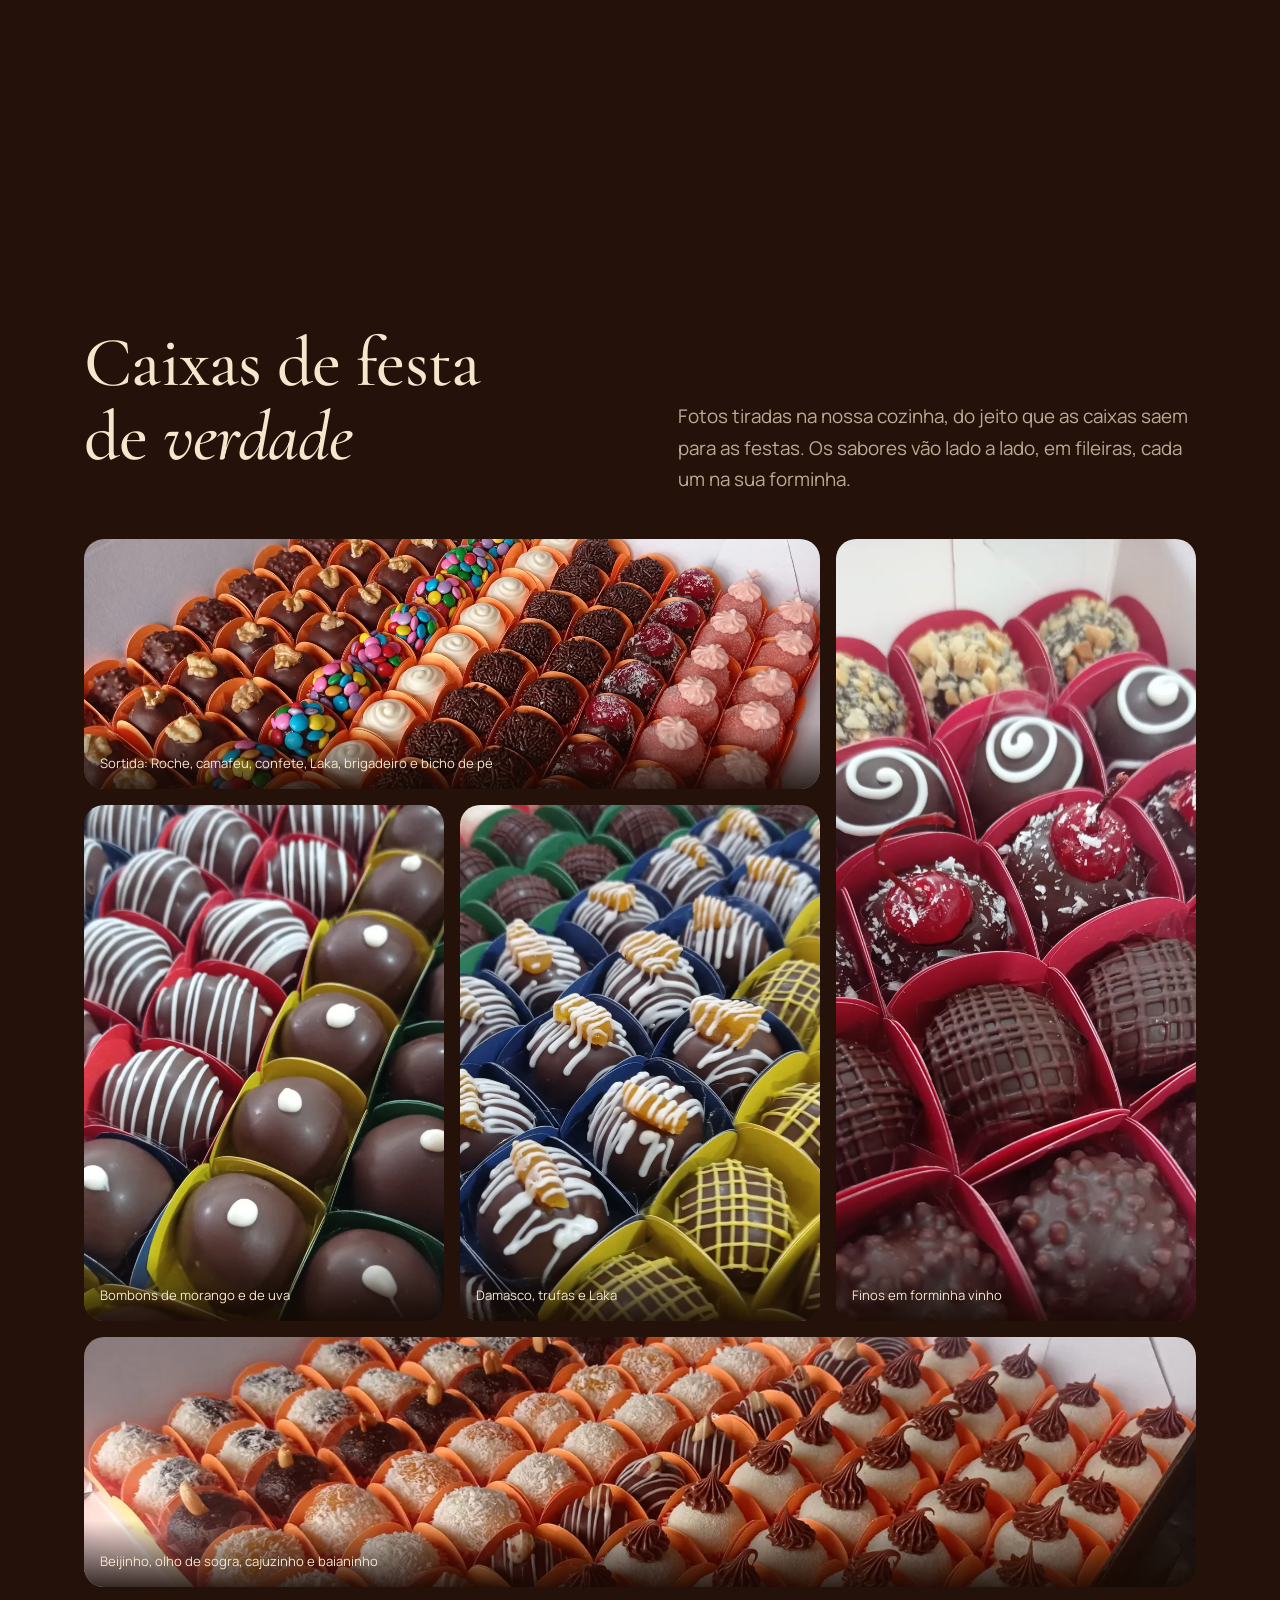
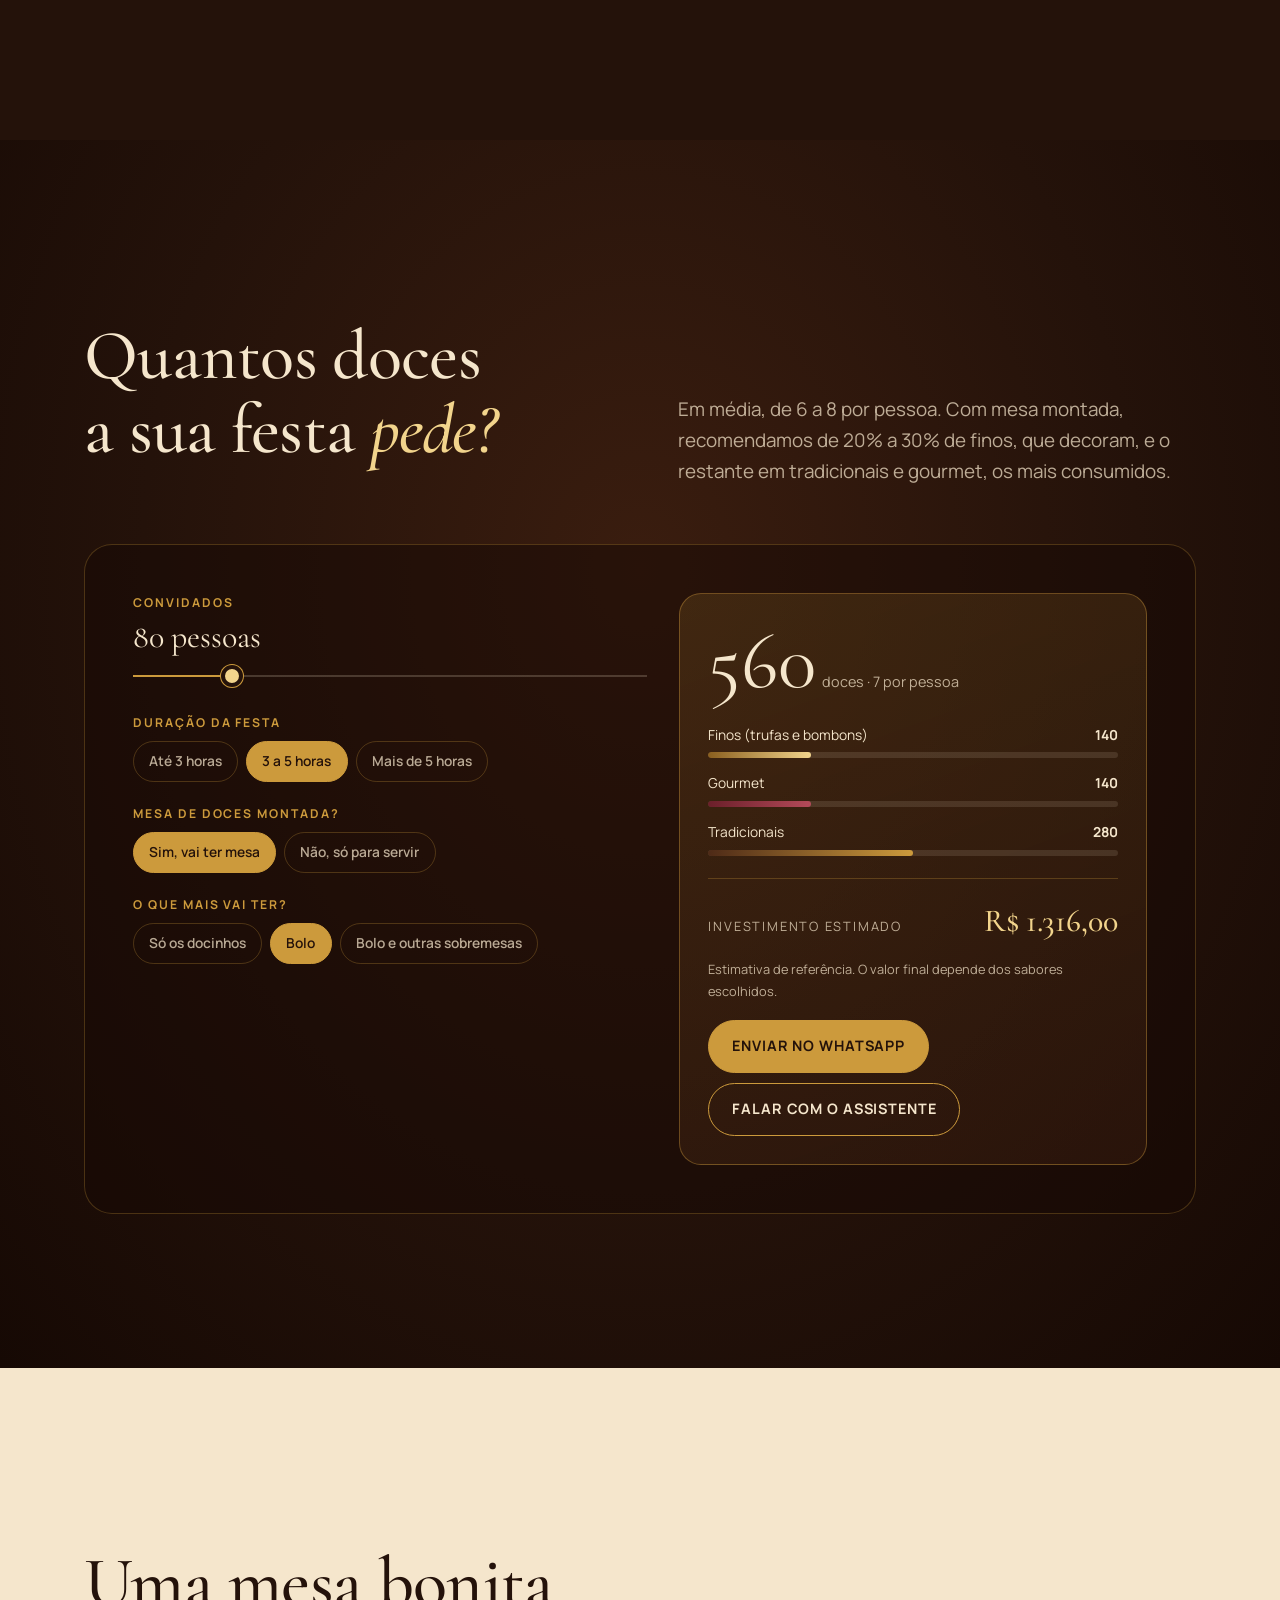
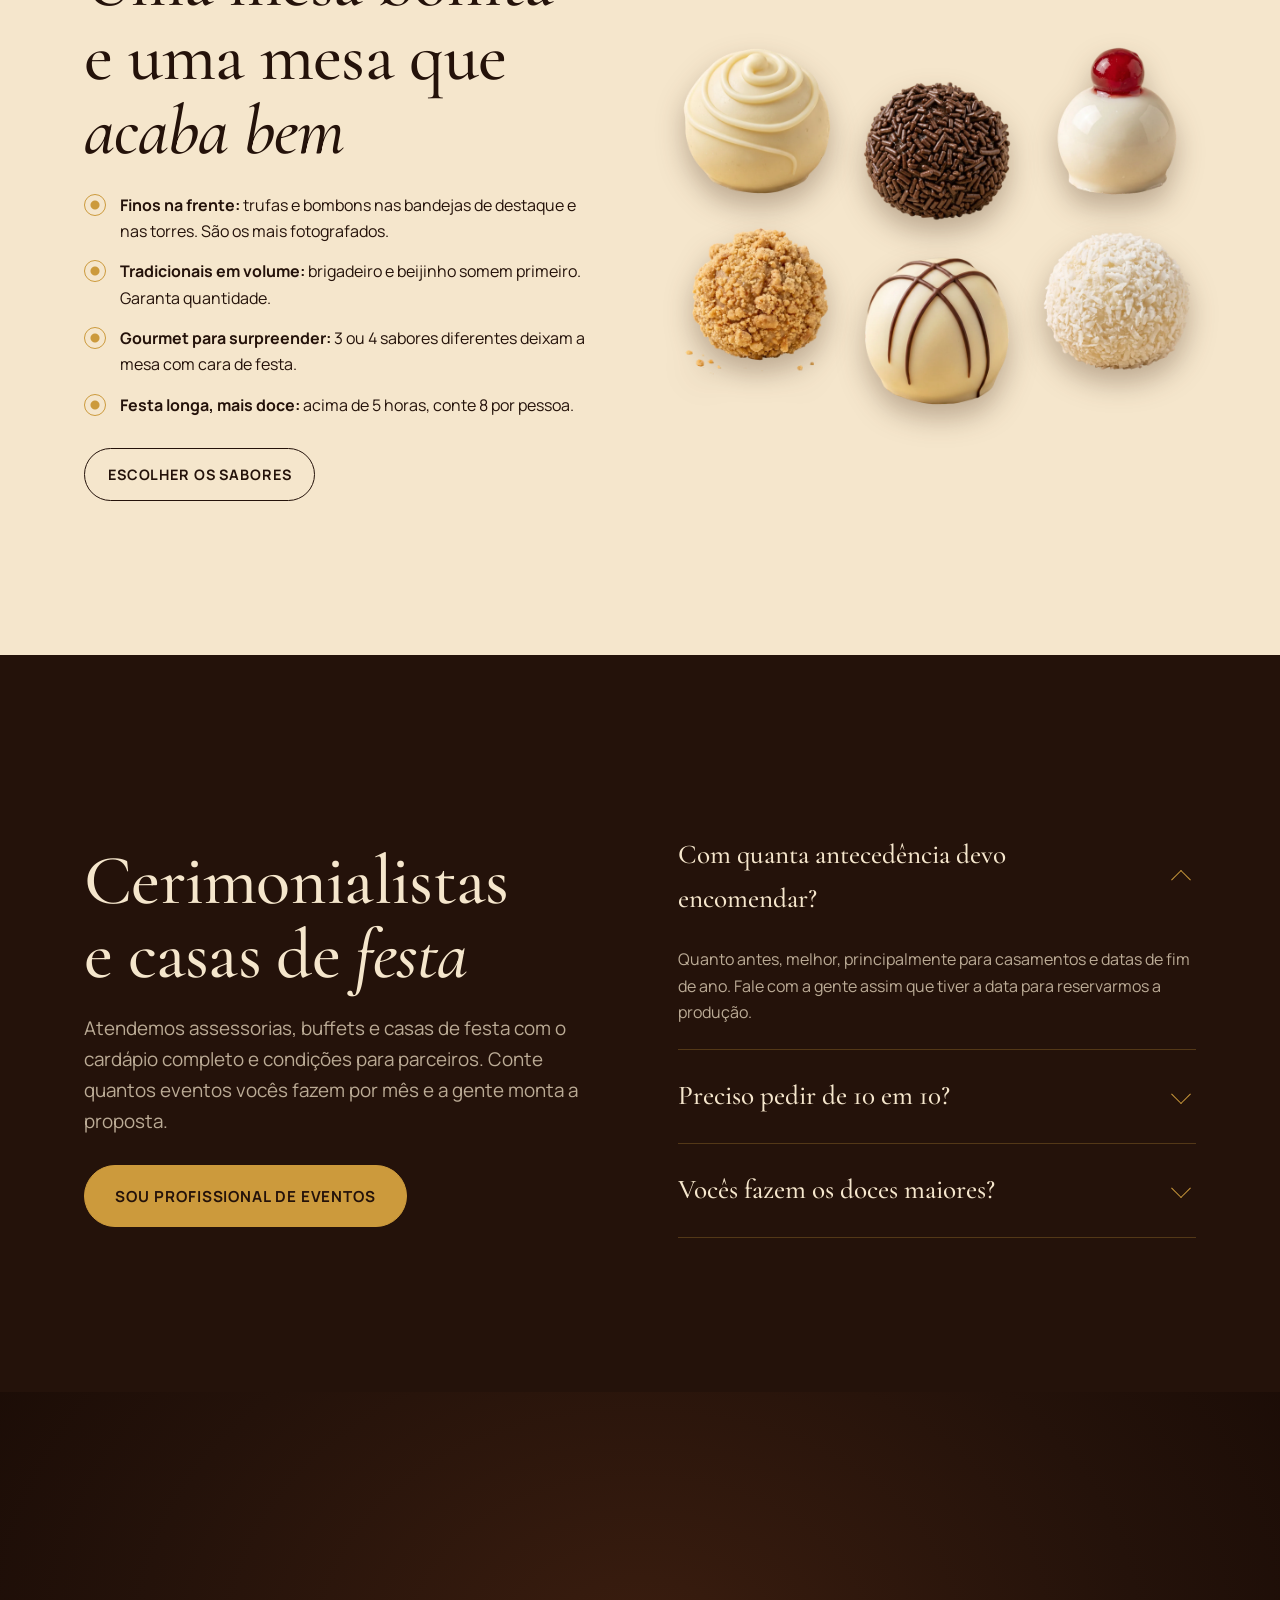
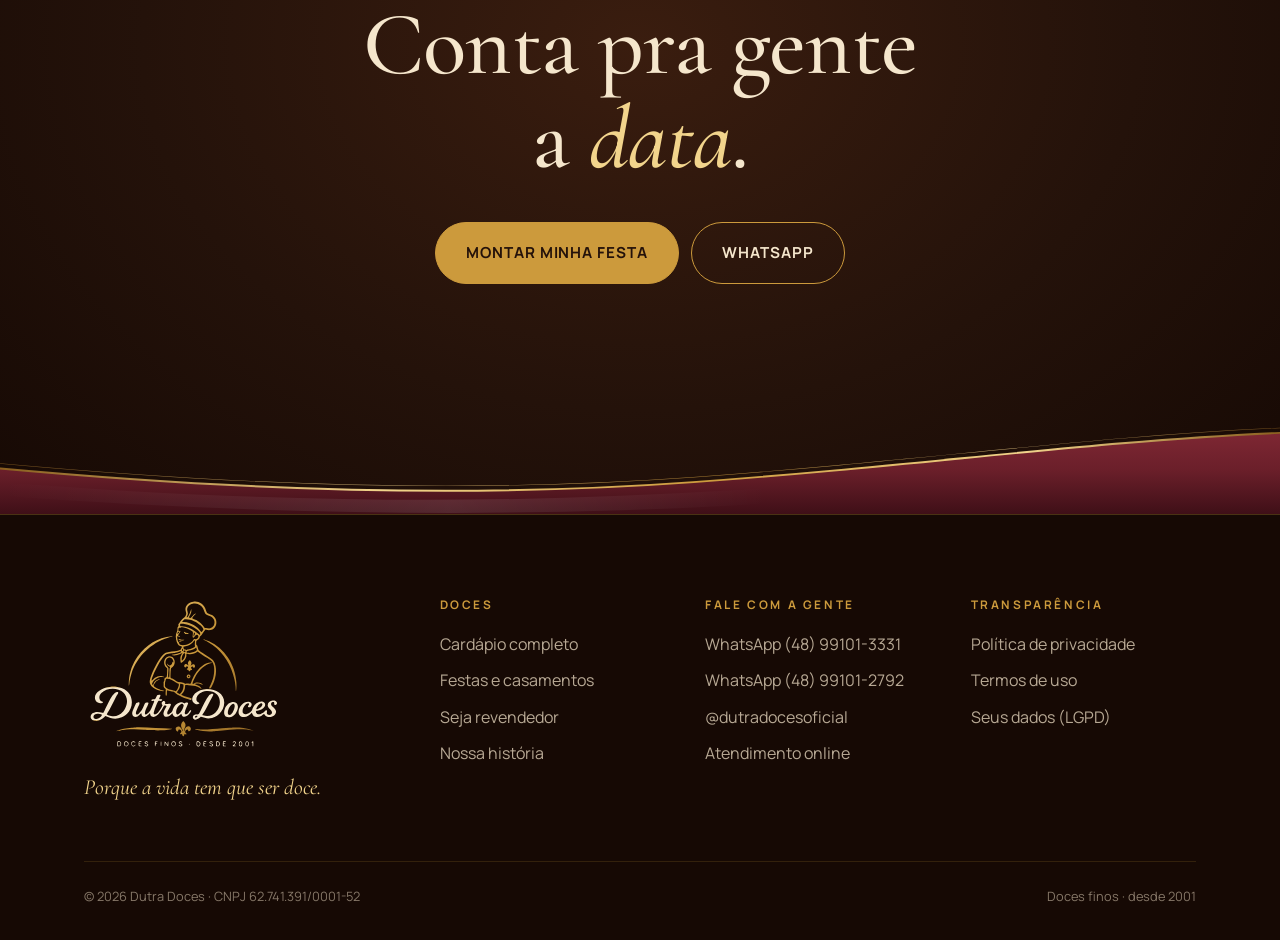
<file: festas/index.html>
<!doctype html>
<html lang="pt-BR">
<head>
  <meta charset="utf-8">
  <meta name="viewport" content="width=device-width, initial-scale=1, viewport-fit=cover">
  <title>Doces para festas e casamentos · Dutra Doces</title>
  <meta name="description" content="Docinhos para festas, casamentos e eventos a partir de R$ 1,90 a unidade. Calcule quantos doces sua festa precisa e monte a mesa com a Dutra Doces.">
  <meta name="theme-color" content="#24120A">
  <link rel="canonical" href="https://dutradoces.com.br/festas">
  <meta property="og:title" content="Doces para festas · Dutra Doces">
  <meta property="og:description" content="Tradicionais R$ 1,90, gourmet R$ 2,70 e finos R$ 2,90 a unidade. Calcule a quantidade certa.">
  <meta property="og:image" content="https://dutradoces.com.br/assets/img/og-dutra-doces.jpg">
  <link rel="icon" href="/assets/img/marca/favicon.svg" type="image/svg+xml">
  <link rel="preconnect" href="https://fonts.googleapis.com">
  <link rel="preconnect" href="https://fonts.gstatic.com" crossorigin>
  <link href="https://fonts.googleapis.com/css2?family=Cormorant+Garamond:ital,wght@0,400;0,500;0,600;1,400;1,500&family=Manrope:wght@400;500;600;700&display=swap" rel="stylesheet">
  <link rel="stylesheet" href="/assets/css/site.css">
</head>
<body>
  <div data-topo></div>

  <main id="conteudo">
    <section class="hero-pag com-img">
      <picture>
        <source media="(max-width: 900px)" srcset="/assets/img/banners/festas-1280.webp">
        <img src="/assets/img/banners/festas-2560.webp" alt="Mesa de doces de casamento iluminada por velas, com brigadeiros e bombons em forminhas douradas" width="2560" height="1086" fetchpriority="high" style="position:absolute; inset:0; width:100%; height:100%; object-fit:cover; object-position:75% 50%">
      </picture>
      <div class="wrap">
        <h1 data-linhas>A mesa que seus<br>convidados <em>vão lembrar.</em></h1>
        <p class="lead">Aniversários, casamentos, 15 anos, batizados, formaturas e eventos de empresa. A gente te ajuda a acertar a quantidade e a escolher os sabores.</p>
        <p style="display:flex; gap:12px; flex-wrap:wrap"><a class="btn btn-ouro btn-grande" href="#chat">Montar minha festa</a><a class="btn btn-grande" href="#calculadora">Calcular agora</a></p>
      </div>
      <div class="onda" aria-hidden="true"></div>
    </section>

    <!-- Preços -->
    <section class="sec" aria-labelledby="t-precos">
      <div class="wrap">
        <div class="centro">
          <h2 class="titulo-sec revela" id="t-precos">Três linhas, <em>um padrão</em></h2>
          <p class="lead revela">Valores por unidade, em pedidos de 10 em 10 por sabor. Você pode misturar as linhas como quiser.</p>
        </div>
        <div class="cartoes">
          <article class="cartao revela">
            <h3>Tradicionais</h3>
            <p class="sub">Brigadeiro, beijinho, casadinho, bicho de pé e os outros que todo mundo procura na mesa.</p>
            <div class="preco"><span class="rs">R$</span><span class="valor">1,90</span><span class="un">a unidade</span></div>
            <p class="preco-cento">Cento <b>R$ 190,00</b></p>
            <div class="mini-doces"><img src="/assets/img/doces/brigadeiro.webp" alt="" loading="lazy"><img src="/assets/img/doces/beijinho.webp" alt="" loading="lazy"><img src="/assets/img/doces/casadinho.webp" alt="" loading="lazy"><img src="/assets/img/doces/coco-queimado.webp" alt="" loading="lazy"></div>
          </article>
          <article class="cartao revela" style="--atraso:.1s">
            <h3>Gourmet</h3>
            <p class="sub">Brigadeiros cremosos: com morango, churros, paçoca, Oreo, Ninho com Nutella e mais.</p>
            <div class="preco"><span class="rs">R$</span><span class="valor">2,70</span><span class="un">a unidade</span></div>
            <p class="preco-cento">Cento <b>R$ 270,00</b></p>
            <div class="mini-doces"><img src="/assets/img/doces/brigadeiro-com-morango.webp" alt="" loading="lazy"><img src="/assets/img/doces/churros.webp" alt="" loading="lazy"><img src="/assets/img/doces/confetes.webp" alt="" loading="lazy"><img src="/assets/img/doces/leite-ninho-com-nutella.webp" alt="" loading="lazy"></div>
          </article>
          <article class="cartao destaque revela" style="--atraso:.2s">
            <span class="etiqueta">Brilham na mesa</span>
            <h3>Finos</h3>
            <p class="sub">Ganache de chocolate nobre e bombons com fruta ou castanha inteira. São eles que dão o visual.</p>
            <div class="preco"><span class="rs">R$</span><span class="valor">2,90</span><span class="un">a unidade</span></div>
            <p class="preco-cento">Cento <b>R$ 290,00</b></p>
            <div class="mini-doces"><img src="/assets/img/doces/roche.webp" alt="" loading="lazy"><img src="/assets/img/doces/bombom-de-morango.webp" alt="" loading="lazy"><img src="/assets/img/doces/passionata.webp" alt="" loading="lazy"><img src="/assets/img/doces/camafeu.webp" alt="" loading="lazy"></div>
          </article>
        </div>
      </div>
    </section>

    <!-- Fotos reais das caixas de festa -->
    <section class="sec" aria-labelledby="t-reais">
      <div class="wrap">
        <div class="grade-2" style="align-items:end">
          <h2 class="titulo-sec revela" id="t-reais">Caixas de festa<br>de <em>verdade</em></h2>
          <p class="lead revela">Fotos tiradas na nossa cozinha, do jeito que as caixas saem para as festas. Os sabores vão lado a lado, em fileiras, cada um na sua forminha.</p>
        </div>
        <div class="galeria revela">
          <figure class="larga"><img src="/assets/img/reais/caixa-sortida-1.webp" alt="Caixa de festa com fileiras de Roche, camafeu, brigadeiro de confete, Laka, brigadeiro, trufa de cereja e bicho de pé" loading="lazy" width="1400" height="556"><figcaption>Sortida: Roche, camafeu, confete, Laka, brigadeiro e bicho de pé</figcaption></figure>
          <figure class="alta"><img src="/assets/img/reais/caixa-vermelha.webp" alt="Bombons de cereja, trufas com espiral branca, Roche e trufas rendadas em forminhas vinho" loading="lazy" width="695" height="1400"><figcaption>Finos em forminha vinho</figcaption></figure>
          <figure><img src="/assets/img/reais/caixa-bombons.webp" alt="Bombons de morango com listras brancas e bombons de uva em forminhas coloridas" loading="lazy" width="695" height="1400"><figcaption>Bombons de morango e de uva</figcaption></figure>
          <figure class="so-desk"><img src="/assets/img/reais/caixa-colorida.webp" alt="Bombons de damasco, trufas rendadas e trufas brancas em forminhas azuis, verdes, vermelhas e amarelas" loading="lazy" width="695" height="1400"><figcaption>Damasco, trufas e Laka</figcaption></figure>
          <figure class="larga cheia"><img src="/assets/img/reais/caixa-beijinhos.webp" alt="Caixa com beijinhos com rosa de ganache, olho de sogra, cajuzinho e bombons com amendoim" loading="lazy" width="1400" height="556"><figcaption>Beijinho, olho de sogra, cajuzinho e baianinho</figcaption></figure>
        </div>
      </div>
    </section>

    <!-- Calculadora -->
    <section class="sec sec-radial" id="calculadora" aria-labelledby="t-calc">
      <div class="wrap">
        <div class="grade-2" style="align-items:end">
          <div>
            <h2 class="titulo-sec revela" id="t-calc">Quantos doces<br>a sua festa <em class="ouro-txt">pede?</em></h2>
          </div>
          <p class="lead revela">Em média, de 6 a 8 por pessoa. Com mesa montada, recomendamos de 20% a 30% de finos, que decoram, e o restante em tradicionais e gourmet, os mais consumidos.</p>
        </div>

        <div class="calc revela" data-calc>
          <div>
            <div class="campo">
              <label for="conv">Convidados</label>
              <span class="valor-campo"><span data-conv>80</span> pessoas</span>
              <input id="conv" type="range" name="convidados" min="10" max="400" step="5" value="80">
            </div>
            <div class="campo">
              <span class="rotulo" id="r-dur">Duração da festa</span>
              <div class="chips" role="radiogroup" aria-labelledby="r-dur" data-grupo="duracao">
                <button class="chip" type="button" role="radio" aria-checked="false" data-v="curta">Até 3 horas</button>
                <button class="chip" type="button" role="radio" aria-checked="true" data-v="media">3 a 5 horas</button>
                <button class="chip" type="button" role="radio" aria-checked="false" data-v="longa">Mais de 5 horas</button>
              </div>
            </div>
            <div class="campo">
              <span class="rotulo" id="r-mesa">Mesa de doces montada?</span>
              <div class="chips" role="radiogroup" aria-labelledby="r-mesa" data-grupo="mesa">
                <button class="chip" type="button" role="radio" aria-checked="true" data-v="true">Sim, vai ter mesa</button>
                <button class="chip" type="button" role="radio" aria-checked="false" data-v="false">Não, só para servir</button>
              </div>
            </div>
            <div class="campo" style="margin-bottom:0">
              <span class="rotulo" id="r-outros">O que mais vai ter?</span>
              <div class="chips" role="radiogroup" aria-labelledby="r-outros" data-grupo="outros">
                <button class="chip" type="button" role="radio" aria-checked="false" data-v="nada">Só os docinhos</button>
                <button class="chip" type="button" role="radio" aria-checked="true" data-v="bolo">Bolo</button>
                <button class="chip" type="button" role="radio" aria-checked="false" data-v="muito">Bolo e outras sobremesas</button>
              </div>
            </div>
          </div>
          <div class="resultado" aria-live="polite">
            <p class="total"><span data-total>0</span><small>doces · <span data-pp>7</span> por pessoa</small></p>
            <div class="barras">
              <div><div class="barra-l"><span>Finos (trufas e bombons)</span><b data-q="finos">0</b></div><div class="barra finos"><i data-b="finos"></i></div></div>
              <div><div class="barra-l"><span>Gourmet</span><b data-q="gourmet">0</b></div><div class="barra gourmet"><i data-b="gourmet"></i></div></div>
              <div><div class="barra-l"><span>Tradicionais</span><b data-q="tradicionais">0</b></div><div class="barra trad"><i data-b="tradicionais"></i></div></div>
            </div>
            <div class="investimento"><span>Investimento estimado</span><strong data-valor>R$ 0</strong></div>
            <p class="nota">Estimativa de referência. O valor final depende dos sabores escolhidos.</p>
            <p style="margin-top:18px; display:flex; flex-wrap:wrap; gap:10px"><a class="btn btn-ouro" data-calc-whats target="_blank" rel="noopener">Enviar no WhatsApp</a><a class="btn" href="#chat">Falar com o assistente</a></p>
          </div>
        </div>
      </div>
    </section>

    <!-- Unidade x cento -->
    <section class="sec sec-creme" aria-labelledby="t-mesa">
      <div class="wrap grade-2">
        <div>
          <h2 class="titulo-sec revela" id="t-mesa">Uma mesa bonita<br>e uma mesa que <em>acaba bem</em></h2>
          <ul class="lista-ouro revela">
            <li><span><b>Finos na frente:</b> trufas e bombons nas bandejas de destaque e nas torres. São os mais fotografados.</span></li>
            <li><span><b>Tradicionais em volume:</b> brigadeiro e beijinho somem primeiro. Garanta quantidade.</span></li>
            <li><span><b>Gourmet para surpreender:</b> 3 ou 4 sabores diferentes deixam a mesa com cara de festa.</span></li>
            <li><span><b>Festa longa, mais doce:</b> acima de 5 horas, conte 8 por pessoa.</span></li>
          </ul>
          <a class="btn btn-escuro revela" href="/cardapio">Escolher os sabores</a>
        </div>
        <div class="vitrine revela" style="grid-template-columns:repeat(3,1fr); margin:0">
          <img src="/assets/img/doces/laka.webp" alt="Trufa Laka" loading="lazy" style="filter:drop-shadow(0 14px 14px rgba(60,30,10,.3))">
          <img src="/assets/img/doces/brigadeiro.webp" alt="Brigadeiro" loading="lazy" style="filter:drop-shadow(0 14px 14px rgba(60,30,10,.3)); transform:translateY(30px)">
          <img src="/assets/img/doces/bombom-de-cereja.webp" alt="Bombom de cereja" loading="lazy" style="filter:drop-shadow(0 14px 14px rgba(60,30,10,.3))">
          <img src="/assets/img/doces/pacoca.webp" alt="Brigadeiro de paçoca" loading="lazy" style="filter:drop-shadow(0 14px 14px rgba(60,30,10,.3))">
          <img src="/assets/img/doces/amarula.webp" alt="Trufa de Amarula" loading="lazy" style="filter:drop-shadow(0 14px 14px rgba(60,30,10,.3)); transform:translateY(30px)">
          <img src="/assets/img/doces/beijinho.webp" alt="Beijinho" loading="lazy" style="filter:drop-shadow(0 14px 14px rgba(60,30,10,.3))">
        </div>
      </div>
    </section>

    <!-- Profissionais -->
    <section class="sec" aria-labelledby="t-pro">
      <div class="wrap grade-2">
        <div>
          <h2 class="titulo-sec revela" id="t-pro">Cerimonialistas<br>e casas de <em>festa</em></h2>
          <p class="lead revela">Atendemos assessorias, buffets e casas de festa com o cardápio completo e condições para parceiros. Conte quantos eventos vocês fazem por mês e a gente monta a proposta.</p>
          <p class="revela" style="margin-top:28px"><a class="btn btn-ouro btn-grande" href="#chat">Sou profissional de eventos</a></p>
        </div>
        <div class="faq revela" style="margin:0">
          <details open><summary>Com quanta antecedência devo encomendar?</summary><div>Quanto antes, melhor, principalmente para casamentos e datas de fim de ano. Fale com a gente assim que tiver a data para reservarmos a produção.</div></details>
          <details><summary>Preciso pedir de 10 em 10?</summary><div>Sim, cada sabor é preparado em múltiplos de 10 unidades. Assim a mesa fica equilibrada e a produção sai no capricho.</div></details>
          <details><summary>Vocês fazem os doces maiores?</summary><div>Sim, a linha grande é a usada na <a href="/revenda" style="color:var(--ouro-claro)">revenda</a>, com preço sugerido de R$ 12 a R$ 20 ao consumidor.</div></details>
        </div>
      </div>
    </section>

    <section class="chamada-final" aria-labelledby="t-final">
      <div class="wrap">
        <h2 id="t-final">Conta pra gente<br>a <em class="ouro-txt">data</em>.</h2>
        <div class="acoes"><a class="btn btn-ouro btn-grande" href="#chat">Montar minha festa</a><a class="btn btn-grande" href="#whats:Olá! Quero orçamento de doces para festa.">WhatsApp</a></div>
      </div>
      <div class="onda" aria-hidden="true"></div>
    </section>
  </main>

  <div data-rodape></div>

  <script src="/assets/js/config.js"></script>
  <script src="/assets/js/doces.js"></script>
  <script src="/assets/js/site.js"></script>
  <script src="/assets/js/chat.js"></script>
</body>
</html>
</file>
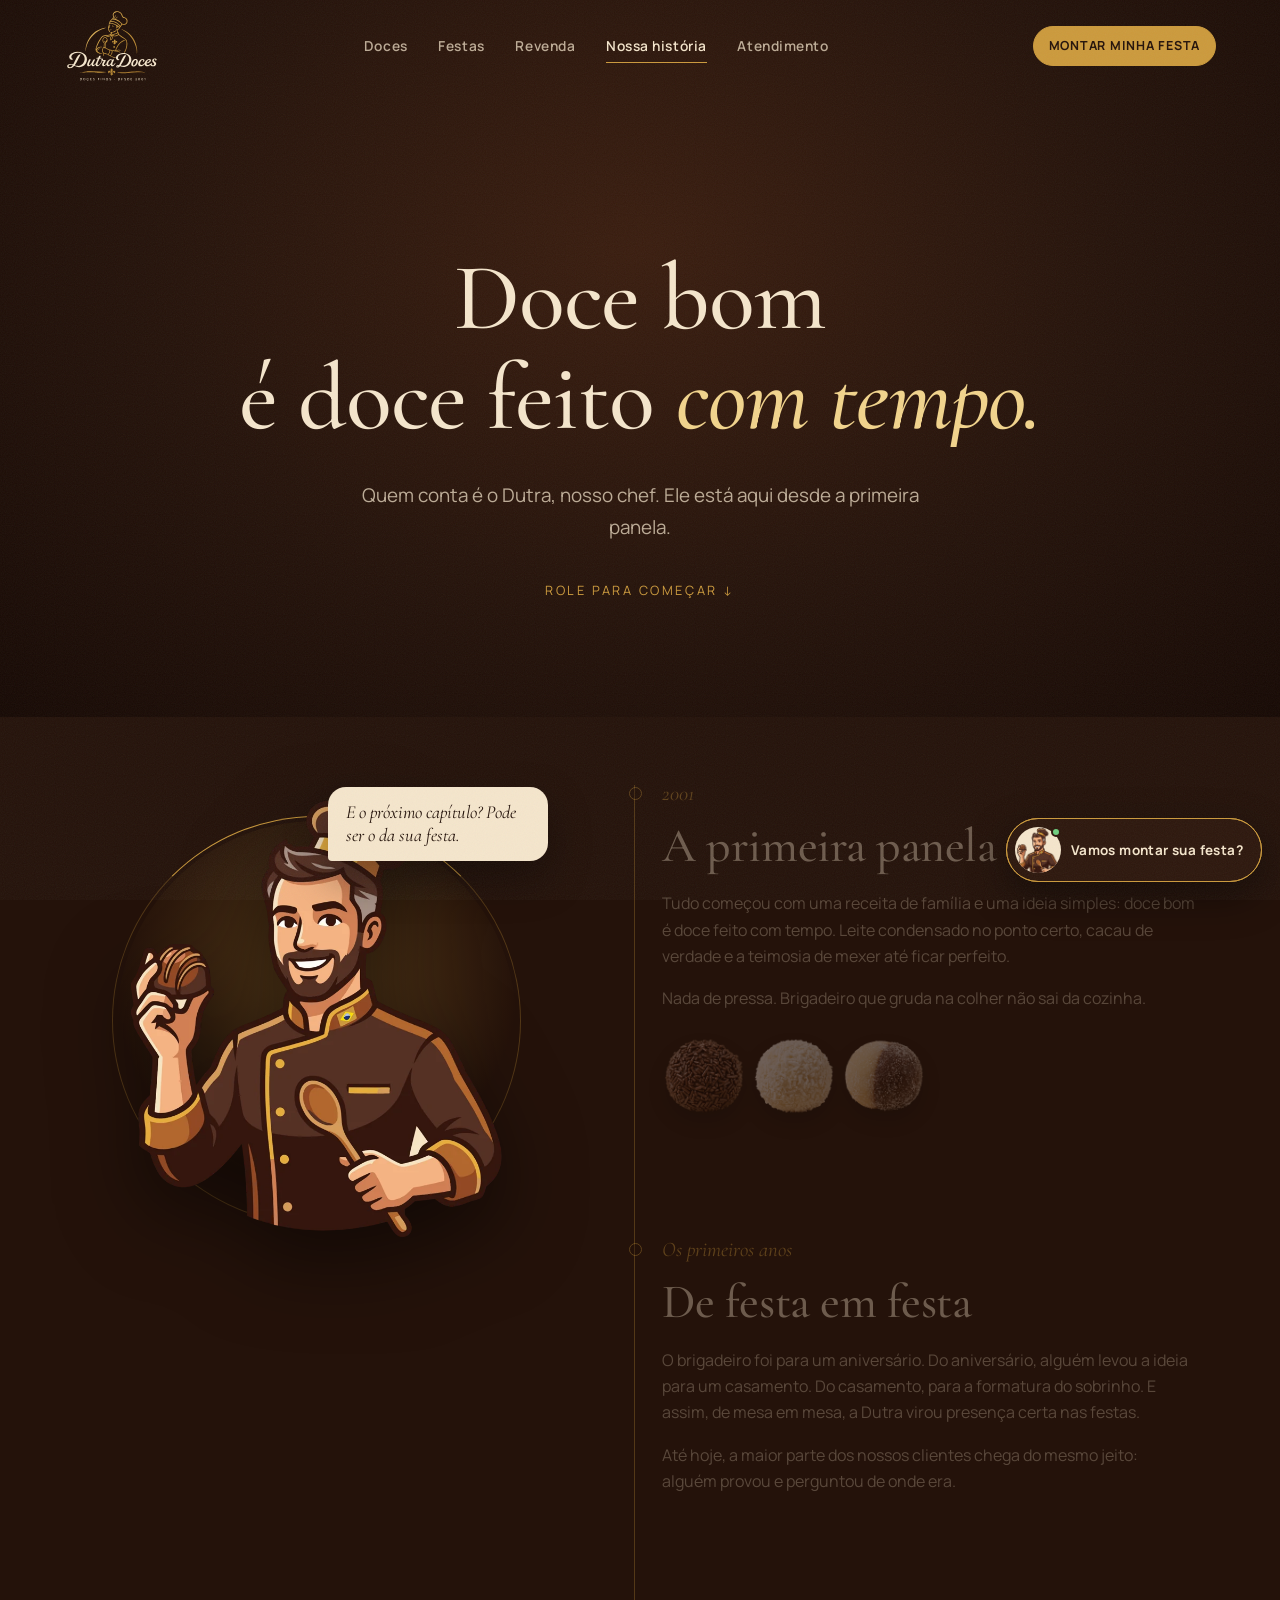
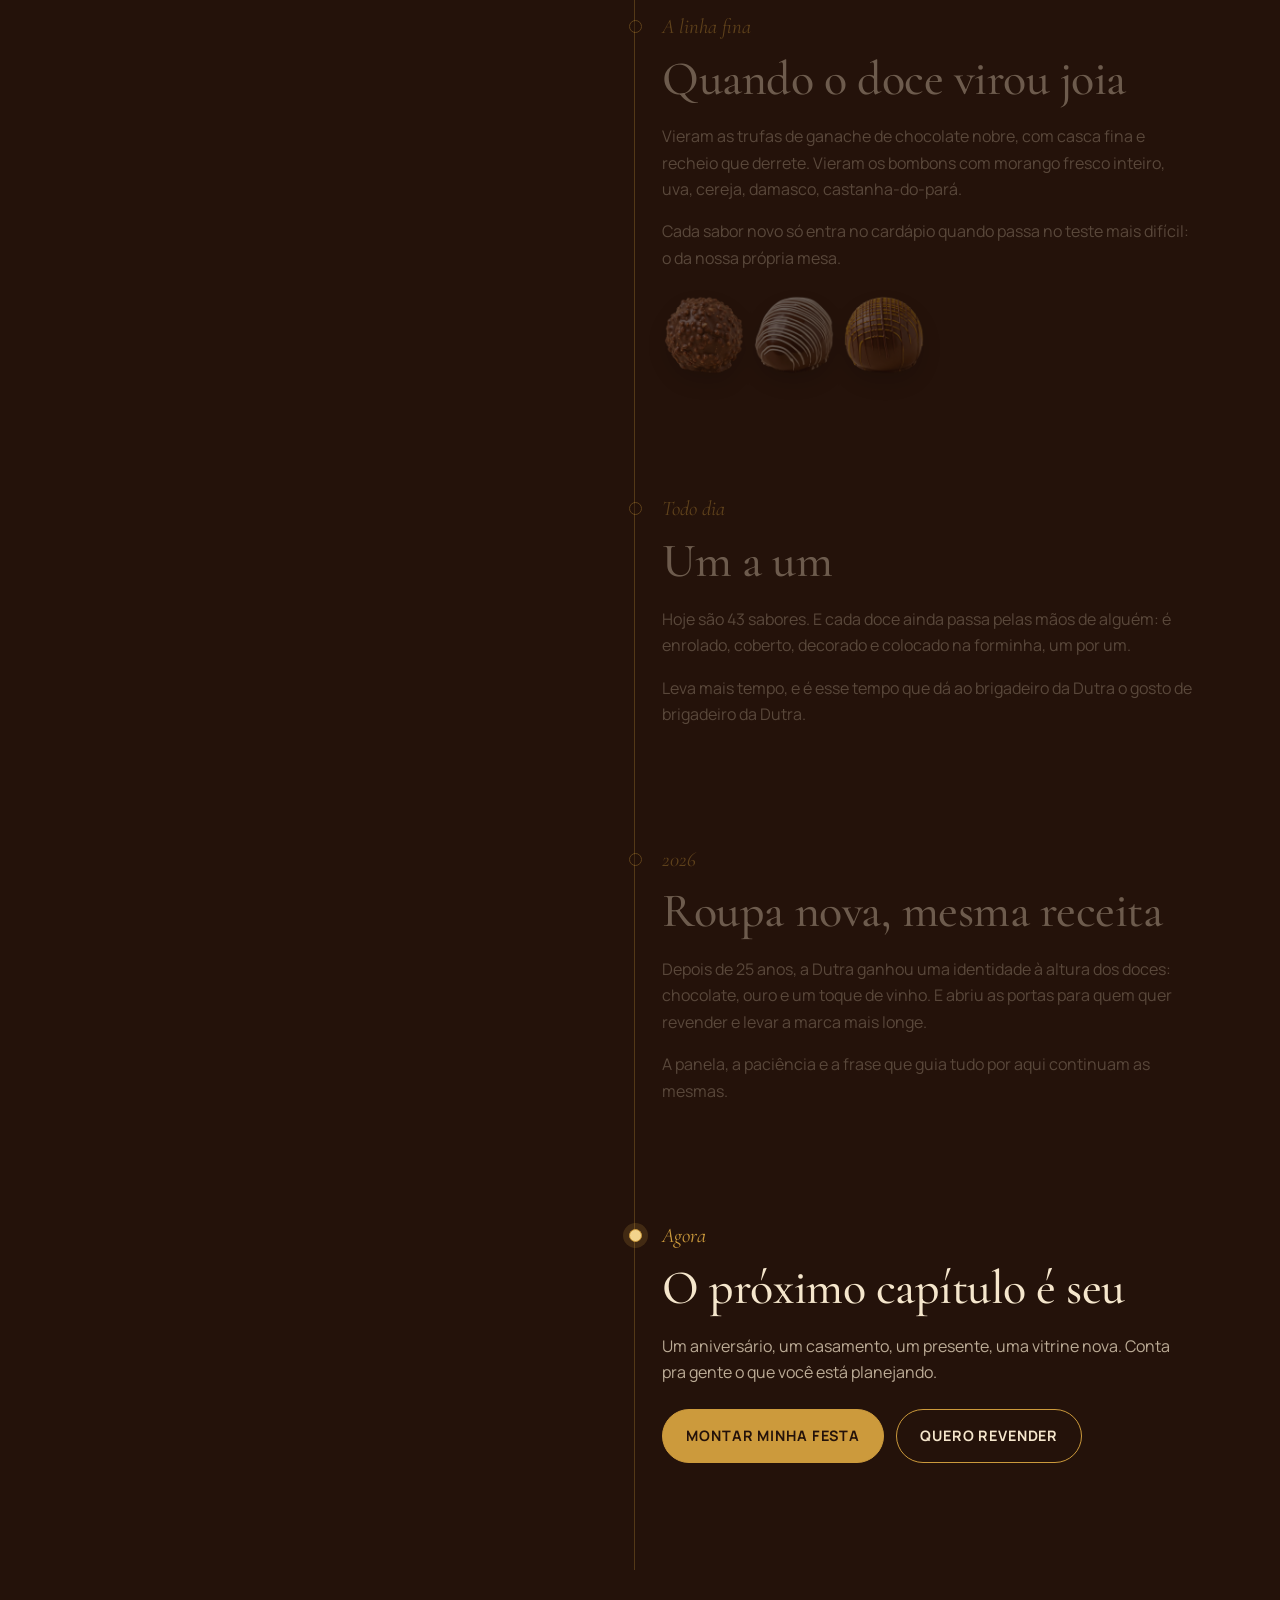
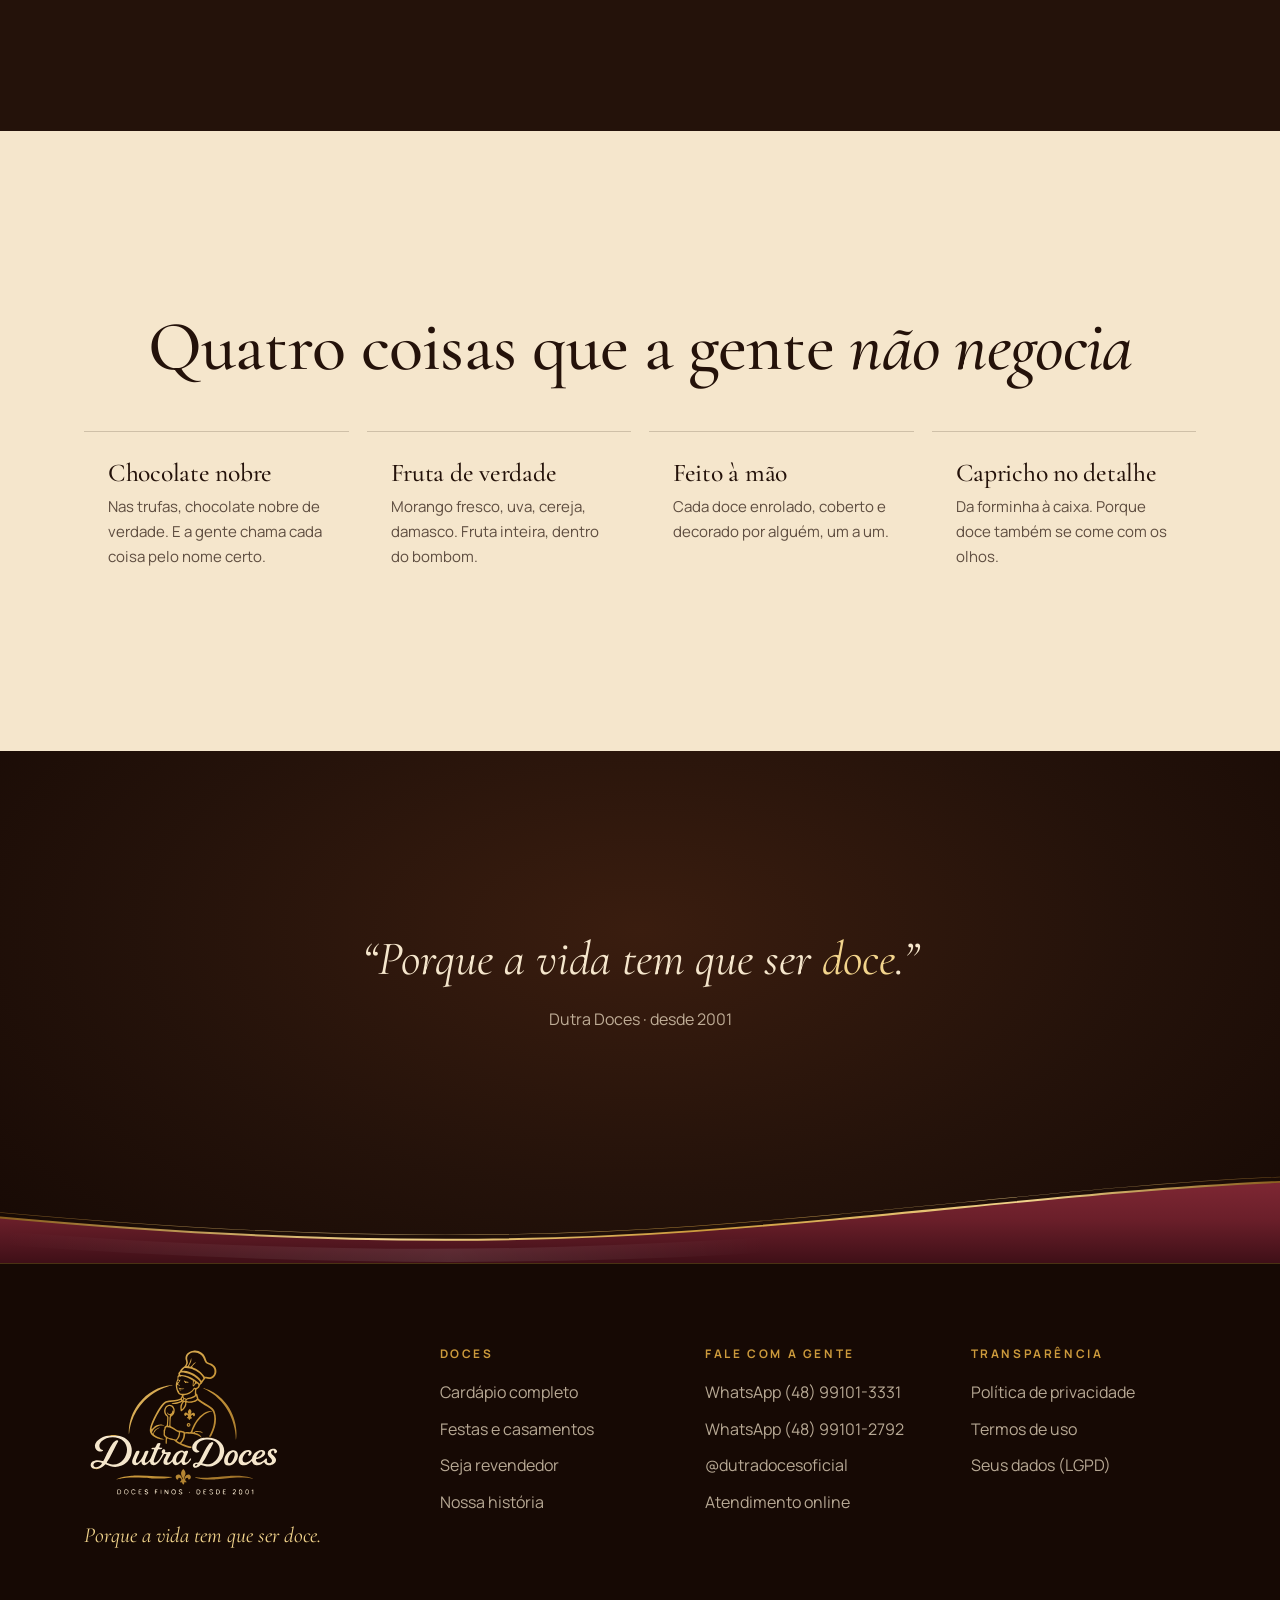
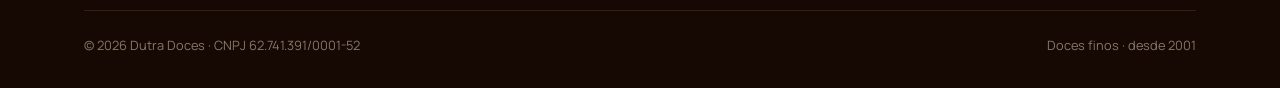
<file: nossa-historia/index.html>
<!doctype html>
<html lang="pt-BR">
<head>
  <meta charset="utf-8">
  <meta name="viewport" content="width=device-width, initial-scale=1, viewport-fit=cover">
  <title>Nossa história · Dutra Doces</title>
  <meta name="description" content="Desde 2001 fazendo doces finos à mão, um a um. Conheça a história da Dutra Doces contada pelo Dutra, nosso chef.">
  <meta name="theme-color" content="#24120A">
  <link rel="canonical" href="https://dutradoces.com.br/nossa-historia">
  <meta property="og:title" content="Nossa história · Dutra Doces">
  <meta property="og:description" content="Desde 2001, doce bom é doce feito com tempo.">
  <meta property="og:image" content="https://dutradoces.com.br/assets/img/og-dutra-doces.jpg">
  <link rel="icon" href="/assets/img/marca/favicon.svg" type="image/svg+xml">
  <link rel="preconnect" href="https://fonts.googleapis.com">
  <link rel="preconnect" href="https://fonts.gstatic.com" crossorigin>
  <link href="https://fonts.googleapis.com/css2?family=Cormorant+Garamond:ital,wght@0,400;0,500;0,600;1,400;1,500&family=Manrope:wght@400;500;600;700&display=swap" rel="stylesheet">
  <link rel="stylesheet" href="/assets/css/site.css">
</head>
<body>
  <div data-topo></div>

  <main id="conteudo">
    <section class="hero-pag" style="text-align:center">
      <div class="wrap">
        <h1 data-linhas>Doce bom<br>é doce feito <em>com tempo.</em></h1>
        <p class="lead" style="margin-inline:auto">Quem conta é o Dutra, nosso chef. Ele está aqui desde a primeira panela.</p>
        <p style="margin-top:10px; color:var(--ouro); font-size:.8rem; letter-spacing:.2em; text-transform:uppercase">Role para começar ↓</p>
      </div>
    </section>

    <section class="sec historia" aria-label="Capítulos da história" style="padding-top:clamp(30px,5vw,60px)">
      <div class="wrap historia-grade">
        <div class="mascote-fixo">
          <div class="mascote-palco">
            <p class="balao" aria-live="polite">Prazer! Eu sou o Dutra. Vem comigo?</p>
            <img class="mascote" src="/assets/img/marca/dutra-mascote.webp" alt="O Dutra, chef confeiteiro da marca, de dólmã chocolate com detalhes dourados, segurando um bombom e uma colher de pau" width="900" height="1055">
          </div>
        </div>

        <div class="capitulos">
          <span class="fio" aria-hidden="true"></span>

          <article class="capitulo" data-fala="Foi aqui que tudo começou: uma panela e muita paciência.">
            <span class="ano">2001</span>
            <h3>A primeira panela</h3>
            <p>Tudo começou com uma receita de família e uma ideia simples: doce bom é doce feito com tempo. Leite condensado no ponto certo, cacau de verdade e a teimosia de mexer até ficar perfeito.</p>
            <p>Nada de pressa. Brigadeiro que gruda na colher não sai da cozinha.</p>
            <div class="capitulo-img"><img src="/assets/img/doces/brigadeiro.webp" alt="" loading="lazy"><img src="/assets/img/doces/beijinho.webp" alt="" loading="lazy"><img src="/assets/img/doces/casadinho.webp" alt="" loading="lazy"></div>
          </article>

          <article class="capitulo" data-fala="Doce bom é o melhor anúncio que existe.">
            <span class="ano">Os primeiros anos</span>
            <h3>De festa em festa</h3>
            <p>O brigadeiro foi para um aniversário. Do aniversário, alguém levou a ideia para um casamento. Do casamento, para a formatura do sobrinho. E assim, de mesa em mesa, a Dutra virou presença certa nas festas.</p>
            <p>Até hoje, a maior parte dos nossos clientes chega do mesmo jeito: alguém provou e perguntou de onde era.</p>
          </article>

          <article class="capitulo" data-fala="Chocolate nobre e fruta fresca. Sem atalho.">
            <span class="ano">A linha fina</span>
            <h3>Quando o doce virou joia</h3>
            <p>Vieram as trufas de ganache de chocolate nobre, com casca fina e recheio que derrete. Vieram os bombons com morango fresco inteiro, uva, cereja, damasco, castanha-do-pará.</p>
            <p>Cada sabor novo só entra no cardápio quando passa no teste mais difícil: o da nossa própria mesa.</p>
            <div class="capitulo-img"><img src="/assets/img/doces/roche.webp" alt="" loading="lazy"><img src="/assets/img/doces/bombom-de-morango.webp" alt="" loading="lazy"><img src="/assets/img/doces/passionata.webp" alt="" loading="lazy"></div>
          </article>

          <article class="capitulo" data-fala="Cada um é enrolado à mão. Pode contar.">
            <span class="ano">Todo dia</span>
            <h3>Um a um</h3>
            <p>Hoje são 43 sabores. E cada doce ainda passa pelas mãos de alguém: é enrolado, coberto, decorado e colocado na forminha, um por um.</p>
            <p>Leva mais tempo, e é esse tempo que dá ao brigadeiro da Dutra o gosto de brigadeiro da Dutra.</p>
          </article>

          <article class="capitulo" data-fala="Roupa nova, a mesma receita de sempre.">
            <span class="ano">2026</span>
            <h3>Roupa nova, mesma receita</h3>
            <p>Depois de 25 anos, a Dutra ganhou uma identidade à altura dos doces: chocolate, ouro e um toque de vinho. E abriu as portas para quem quer revender e levar a marca mais longe.</p>
            <p>A panela, a paciência e a frase que guia tudo por aqui continuam as mesmas.</p>
          </article>

          <article class="capitulo" data-fala="E o próximo capítulo? Pode ser o da sua festa.">
            <span class="ano">Agora</span>
            <h3>O próximo capítulo é seu</h3>
            <p>Um aniversário, um casamento, um presente, uma vitrine nova. Conta pra gente o que você está planejando.</p>
            <p style="margin-top:24px; display:flex; flex-wrap:wrap; gap:12px"><a class="btn btn-ouro" href="#chat">Montar minha festa</a><a class="btn" href="/revenda">Quero revender</a></p>
          </article>
        </div>
      </div>
    </section>

    <section class="sec sec-creme" aria-labelledby="t-valores">
      <div class="wrap">
        <div class="centro">
          <h2 class="titulo-sec revela" id="t-valores">Quatro coisas que a gente <em>não negocia</em></h2>
        </div>
        <div class="passos sem-num">
          <div class="passo revela"><h3>Chocolate nobre</h3><p>Nas trufas, chocolate nobre de verdade. E a gente chama cada coisa pelo nome certo.</p></div>
          <div class="passo revela" style="--atraso:.1s"><h3>Fruta de verdade</h3><p>Morango fresco, uva, cereja, damasco. Fruta inteira, dentro do bombom.</p></div>
          <div class="passo revela" style="--atraso:.2s"><h3>Feito à mão</h3><p>Cada doce enrolado, coberto e decorado por alguém, um a um.</p></div>
          <div class="passo revela" style="--atraso:.3s"><h3>Capricho no detalhe</h3><p>Da forminha à caixa. Porque doce também se come com os olhos.</p></div>
        </div>
      </div>
    </section>

    <section class="chamada-final" aria-labelledby="t-frase">
      <div class="wrap">
        <p class="citacao revela" id="t-frase">“Porque a vida tem que ser <span class="ouro-txt">doce</span>.”</p>
        <p class="revela" style="margin-top:18px; color:var(--texto-suave)">Dutra Doces · desde 2001</p>
      </div>
      <div class="onda" aria-hidden="true"></div>
    </section>
  </main>

  <div data-rodape></div>

  <script src="/assets/js/config.js"></script>
  <script src="/assets/js/doces.js"></script>
  <script src="/assets/js/site.js"></script>
  <script src="/assets/js/chat.js"></script>
</body>
</html>
</file>
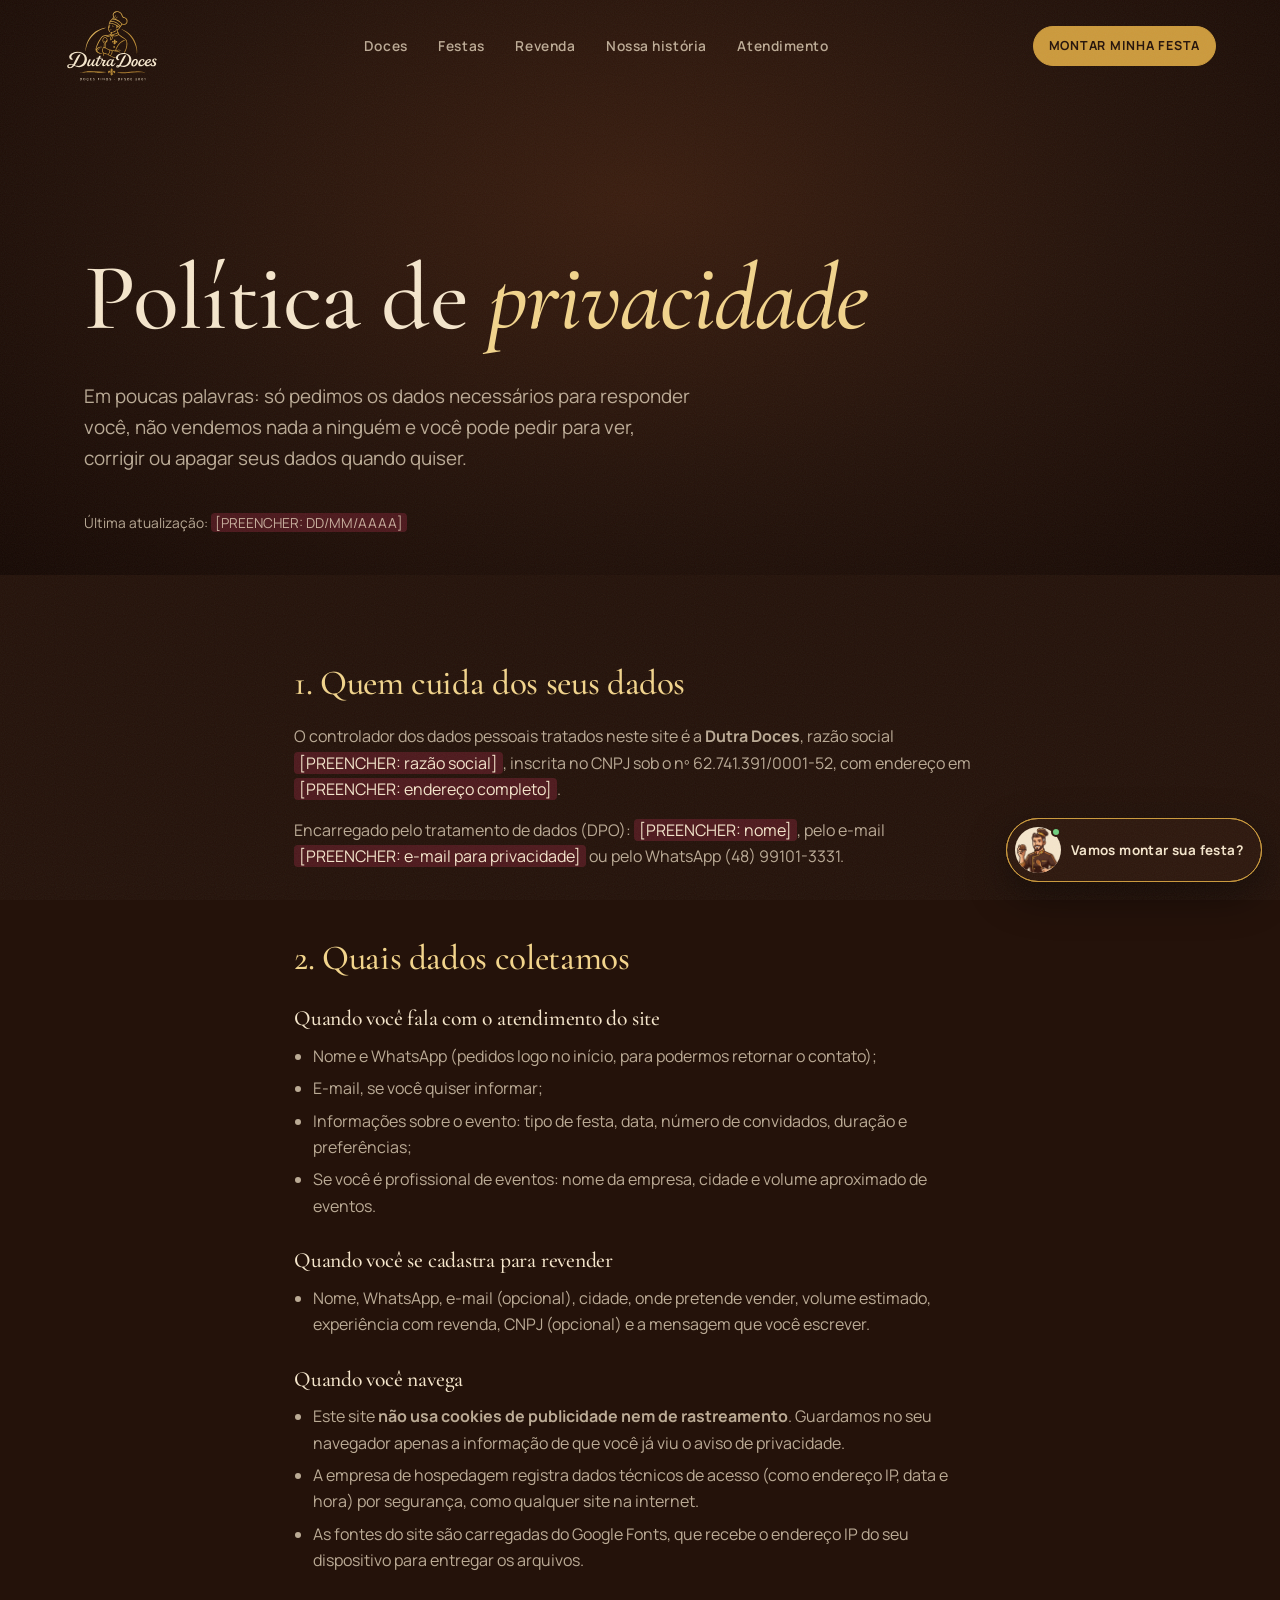
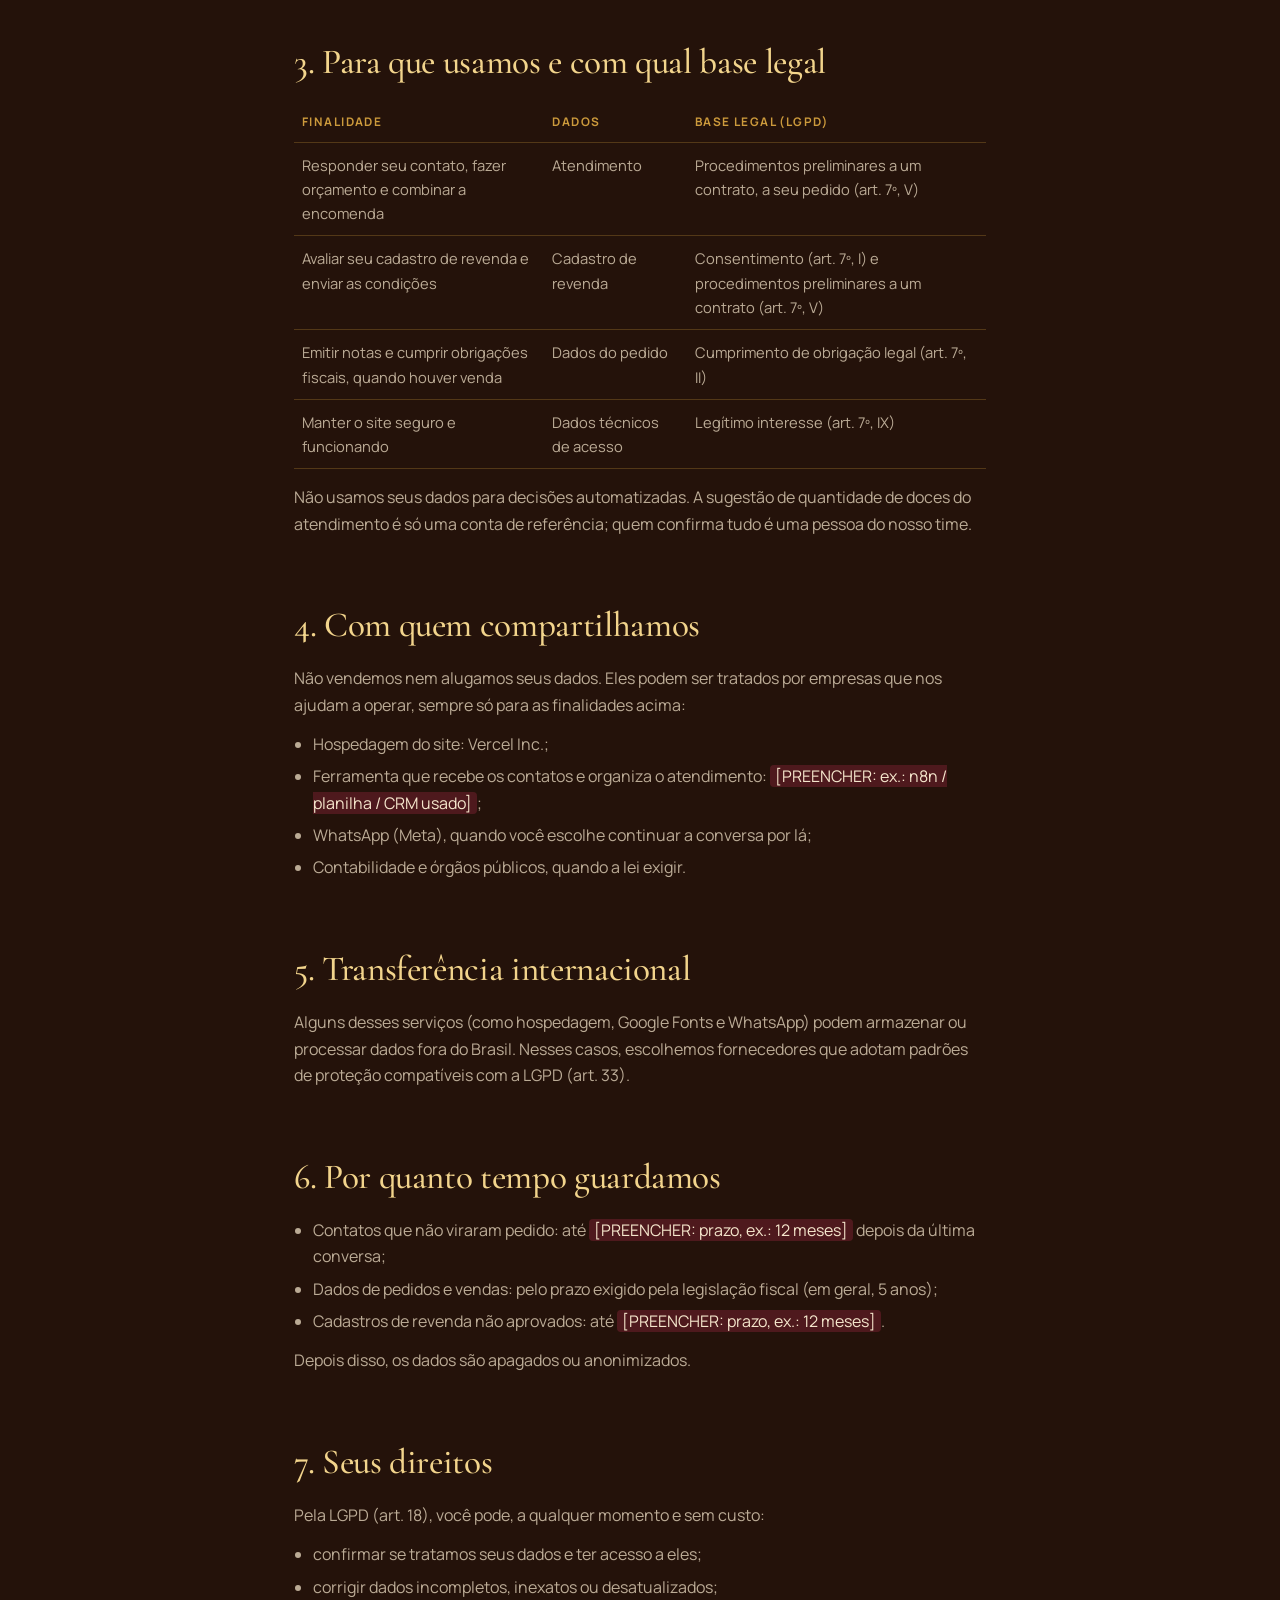
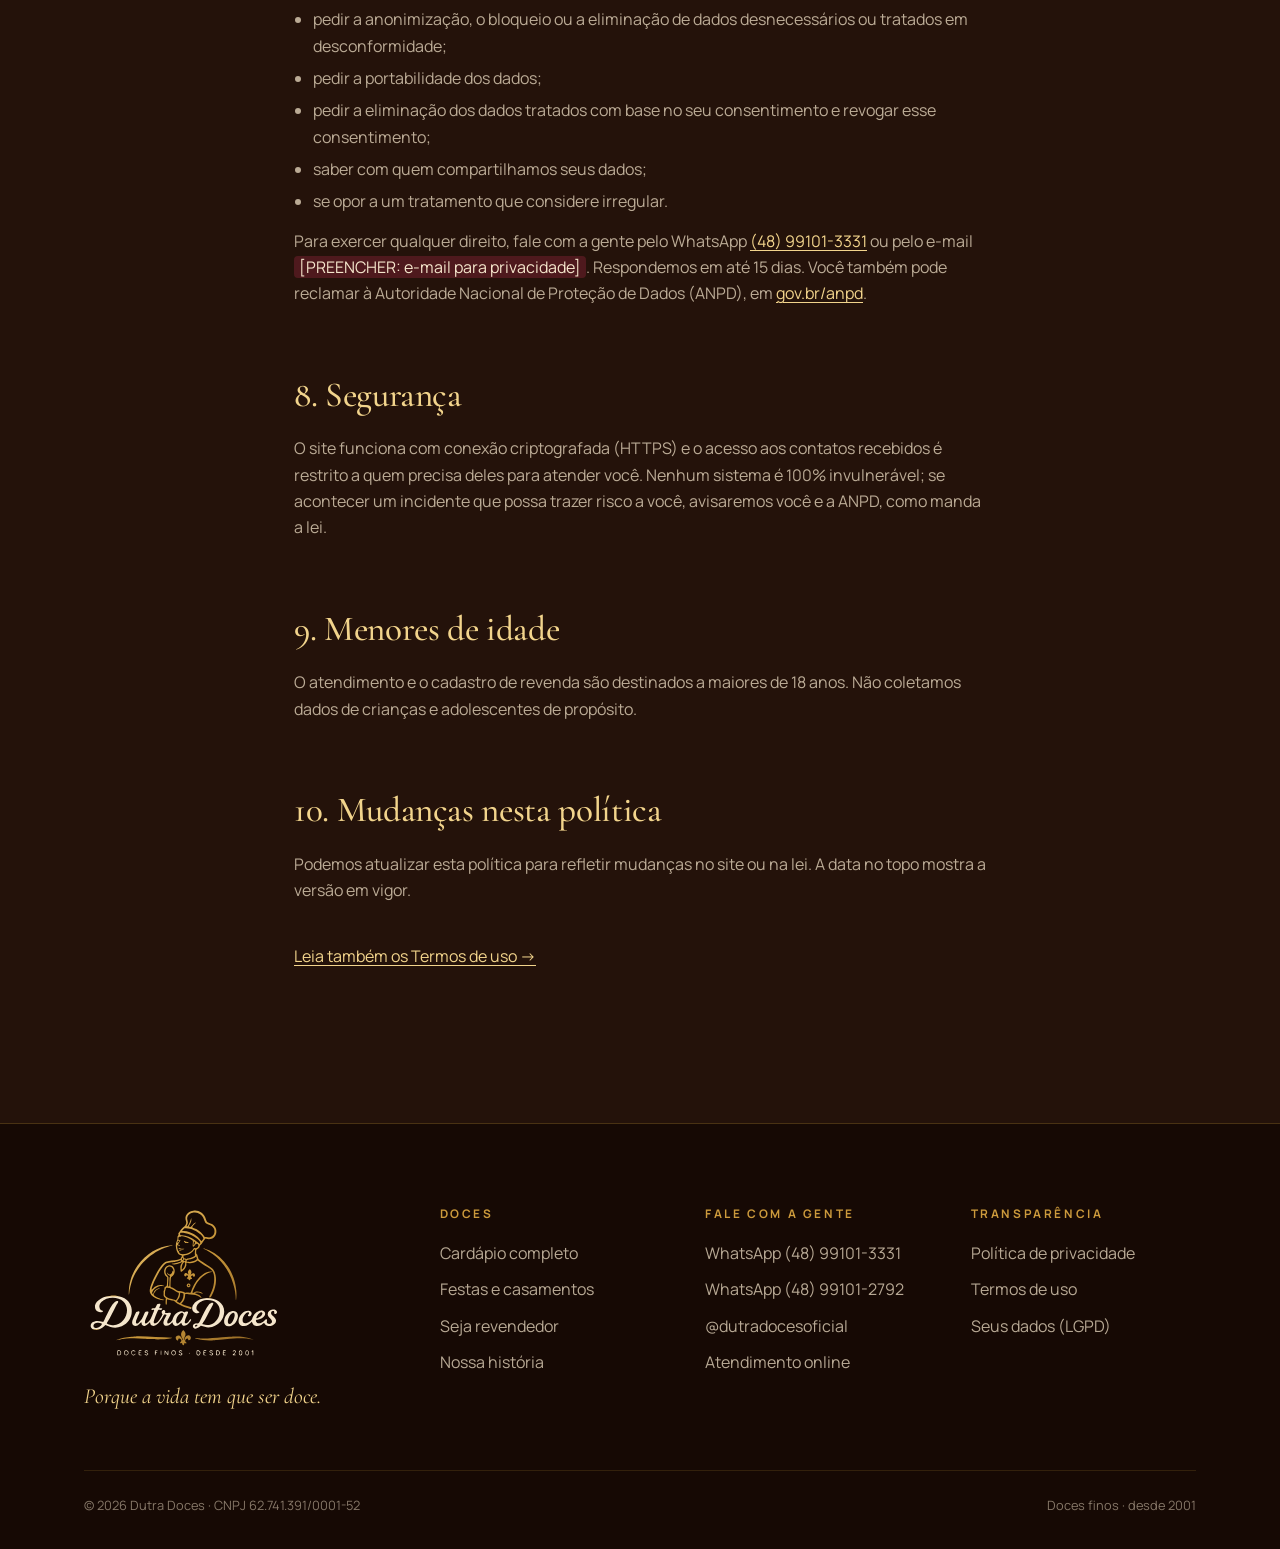
<file: privacidade/index.html>
<!doctype html>
<html lang="pt-BR">
<head>
  <meta charset="utf-8">
  <meta name="viewport" content="width=device-width, initial-scale=1, viewport-fit=cover">
  <title>Política de privacidade · Dutra Doces</title>
  <meta name="description" content="Como a Dutra Doces trata os seus dados pessoais, de acordo com a Lei Geral de Proteção de Dados (LGPD).">
  <meta name="theme-color" content="#24120A">
  <link rel="canonical" href="https://dutradoces.com.br/privacidade">
  <link rel="icon" href="/assets/img/marca/favicon.svg" type="image/svg+xml">
  <link rel="preconnect" href="https://fonts.googleapis.com">
  <link rel="preconnect" href="https://fonts.gstatic.com" crossorigin>
  <link href="https://fonts.googleapis.com/css2?family=Cormorant+Garamond:ital,wght@0,400;0,500;0,600;1,400;1,500&family=Manrope:wght@400;500;600;700&display=swap" rel="stylesheet">
  <link rel="stylesheet" href="/assets/css/site.css">
</head>
<body>
  <!--
    COMO PREENCHER: troque cada trecho marcado [PREENCHER ...] pelo texto real e atualize a data.
    Recomendamos revisar o texto final com um advogado.
  -->
  <div data-topo></div>

  <main id="conteudo">
    <section class="hero-pag" style="padding-bottom:40px">
      <div class="wrap">
        <h1>Política de <em>privacidade</em></h1>
        <p class="lead">Em poucas palavras: só pedimos os dados necessários para responder você, não vendemos nada a ninguém e você pode pedir para ver, corrigir ou apagar seus dados quando quiser.</p>
        <p style="color:var(--texto-suave); font-size:.86rem">Última atualização: <span class="preencher" style="background:rgba(107,31,42,.6); padding:0 .3em; border-radius:4px">[PREENCHER: DD/MM/AAAA]</span></p>
      </div>
    </section>

    <section class="sec" style="padding-top:20px">
      <div class="wrap texto-legal">
        <h2>1. Quem cuida dos seus dados</h2>
        <p>O controlador dos dados pessoais tratados neste site é a <b>Dutra Doces</b>, razão social <span class="preencher">[PREENCHER: razão social]</span>, inscrita no CNPJ sob o nº 62.741.391/0001-52, com endereço em <span class="preencher">[PREENCHER: endereço completo]</span>.</p>
        <p>Encarregado pelo tratamento de dados (DPO): <span class="preencher">[PREENCHER: nome]</span>, pelo e-mail <span class="preencher">[PREENCHER: e-mail para privacidade]</span> ou pelo WhatsApp (48) 99101-3331.</p>

        <h2>2. Quais dados coletamos</h2>
        <h3>Quando você fala com o atendimento do site</h3>
        <ul>
          <li>Nome e WhatsApp (pedidos logo no início, para podermos retornar o contato);</li>
          <li>E-mail, se você quiser informar;</li>
          <li>Informações sobre o evento: tipo de festa, data, número de convidados, duração e preferências;</li>
          <li>Se você é profissional de eventos: nome da empresa, cidade e volume aproximado de eventos.</li>
        </ul>
        <h3>Quando você se cadastra para revender</h3>
        <ul>
          <li>Nome, WhatsApp, e-mail (opcional), cidade, onde pretende vender, volume estimado, experiência com revenda, CNPJ (opcional) e a mensagem que você escrever.</li>
        </ul>
        <h3>Quando você navega</h3>
        <ul>
          <li>Este site <b>não usa cookies de publicidade nem de rastreamento</b>. Guardamos no seu navegador apenas a informação de que você já viu o aviso de privacidade.</li>
          <li>A empresa de hospedagem registra dados técnicos de acesso (como endereço IP, data e hora) por segurança, como qualquer site na internet.</li>
          <li>As fontes do site são carregadas do Google Fonts, que recebe o endereço IP do seu dispositivo para entregar os arquivos.</li>
        </ul>

        <h2>3. Para que usamos e com qual base legal</h2>
        <table>
          <thead><tr><th>Finalidade</th><th>Dados</th><th>Base legal (LGPD)</th></tr></thead>
          <tbody>
            <tr><td>Responder seu contato, fazer orçamento e combinar a encomenda</td><td>Atendimento</td><td>Procedimentos preliminares a um contrato, a seu pedido (art. 7º, V)</td></tr>
            <tr><td>Avaliar seu cadastro de revenda e enviar as condições</td><td>Cadastro de revenda</td><td>Consentimento (art. 7º, I) e procedimentos preliminares a um contrato (art. 7º, V)</td></tr>
            <tr><td>Emitir notas e cumprir obrigações fiscais, quando houver venda</td><td>Dados do pedido</td><td>Cumprimento de obrigação legal (art. 7º, II)</td></tr>
            <tr><td>Manter o site seguro e funcionando</td><td>Dados técnicos de acesso</td><td>Legítimo interesse (art. 7º, IX)</td></tr>
          </tbody>
        </table>
        <p>Não usamos seus dados para decisões automatizadas. A sugestão de quantidade de doces do atendimento é só uma conta de referência; quem confirma tudo é uma pessoa do nosso time.</p>

        <h2>4. Com quem compartilhamos</h2>
        <p>Não vendemos nem alugamos seus dados. Eles podem ser tratados por empresas que nos ajudam a operar, sempre só para as finalidades acima:</p>
        <ul>
          <li>Hospedagem do site: Vercel Inc.;</li>
          <li>Ferramenta que recebe os contatos e organiza o atendimento: <span class="preencher">[PREENCHER: ex.: n8n / planilha / CRM usado]</span>;</li>
          <li>WhatsApp (Meta), quando você escolhe continuar a conversa por lá;</li>
          <li>Contabilidade e órgãos públicos, quando a lei exigir.</li>
        </ul>

        <h2>5. Transferência internacional</h2>
        <p>Alguns desses serviços (como hospedagem, Google Fonts e WhatsApp) podem armazenar ou processar dados fora do Brasil. Nesses casos, escolhemos fornecedores que adotam padrões de proteção compatíveis com a LGPD (art. 33).</p>

        <h2>6. Por quanto tempo guardamos</h2>
        <ul>
          <li>Contatos que não viraram pedido: até <span class="preencher">[PREENCHER: prazo, ex.: 12 meses]</span> depois da última conversa;</li>
          <li>Dados de pedidos e vendas: pelo prazo exigido pela legislação fiscal (em geral, 5 anos);</li>
          <li>Cadastros de revenda não aprovados: até <span class="preencher">[PREENCHER: prazo, ex.: 12 meses]</span>.</li>
        </ul>
        <p>Depois disso, os dados são apagados ou anonimizados.</p>

        <h2 id="direitos">7. Seus direitos</h2>
        <p>Pela LGPD (art. 18), você pode, a qualquer momento e sem custo:</p>
        <ul>
          <li>confirmar se tratamos seus dados e ter acesso a eles;</li>
          <li>corrigir dados incompletos, inexatos ou desatualizados;</li>
          <li>pedir a anonimização, o bloqueio ou a eliminação de dados desnecessários ou tratados em desconformidade;</li>
          <li>pedir a portabilidade dos dados;</li>
          <li>pedir a eliminação dos dados tratados com base no seu consentimento e revogar esse consentimento;</li>
          <li>saber com quem compartilhamos seus dados;</li>
          <li>se opor a um tratamento que considere irregular.</li>
        </ul>
        <p>Para exercer qualquer direito, fale com a gente pelo WhatsApp <a href="https://wa.me/5548991013331" target="_blank" rel="noopener">(48) 99101-3331</a> ou pelo e-mail <span class="preencher">[PREENCHER: e-mail para privacidade]</span>. Respondemos em até 15 dias. Você também pode reclamar à Autoridade Nacional de Proteção de Dados (ANPD), em <a href="https://www.gov.br/anpd" target="_blank" rel="noopener">gov.br/anpd</a>.</p>

        <h2>8. Segurança</h2>
        <p>O site funciona com conexão criptografada (HTTPS) e o acesso aos contatos recebidos é restrito a quem precisa deles para atender você. Nenhum sistema é 100% invulnerável; se acontecer um incidente que possa trazer risco a você, avisaremos você e a ANPD, como manda a lei.</p>

        <h2>9. Menores de idade</h2>
        <p>O atendimento e o cadastro de revenda são destinados a maiores de 18 anos. Não coletamos dados de crianças e adolescentes de propósito.</p>

        <h2>10. Mudanças nesta política</h2>
        <p>Podemos atualizar esta política para refletir mudanças no site ou na lei. A data no topo mostra a versão em vigor.</p>

        <p style="margin-top:40px"><a href="/termos">Leia também os Termos de uso →</a></p>
      </div>
    </section>
  </main>

  <div data-rodape></div>

  <script src="/assets/js/config.js"></script>
  <script src="/assets/js/site.js"></script>
  <script src="/assets/js/chat.js"></script>
</body>
</html>
</file>
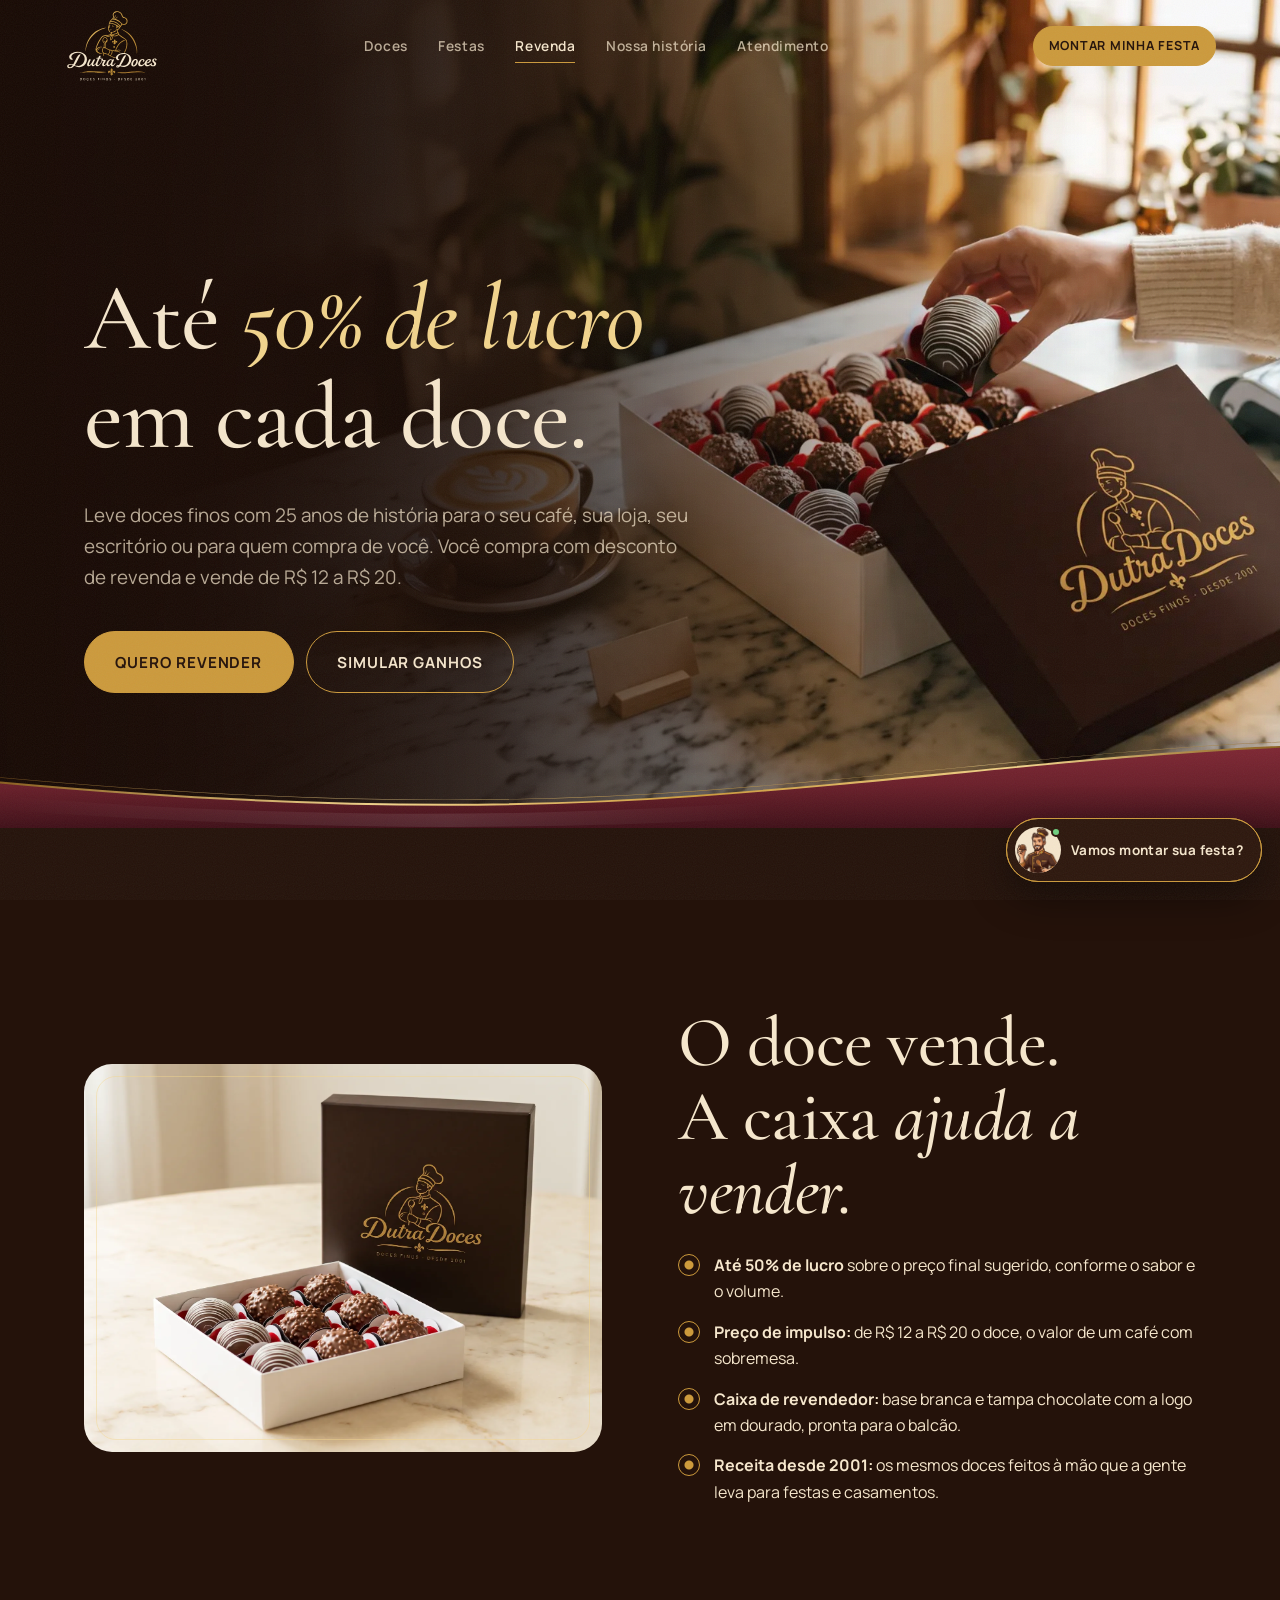
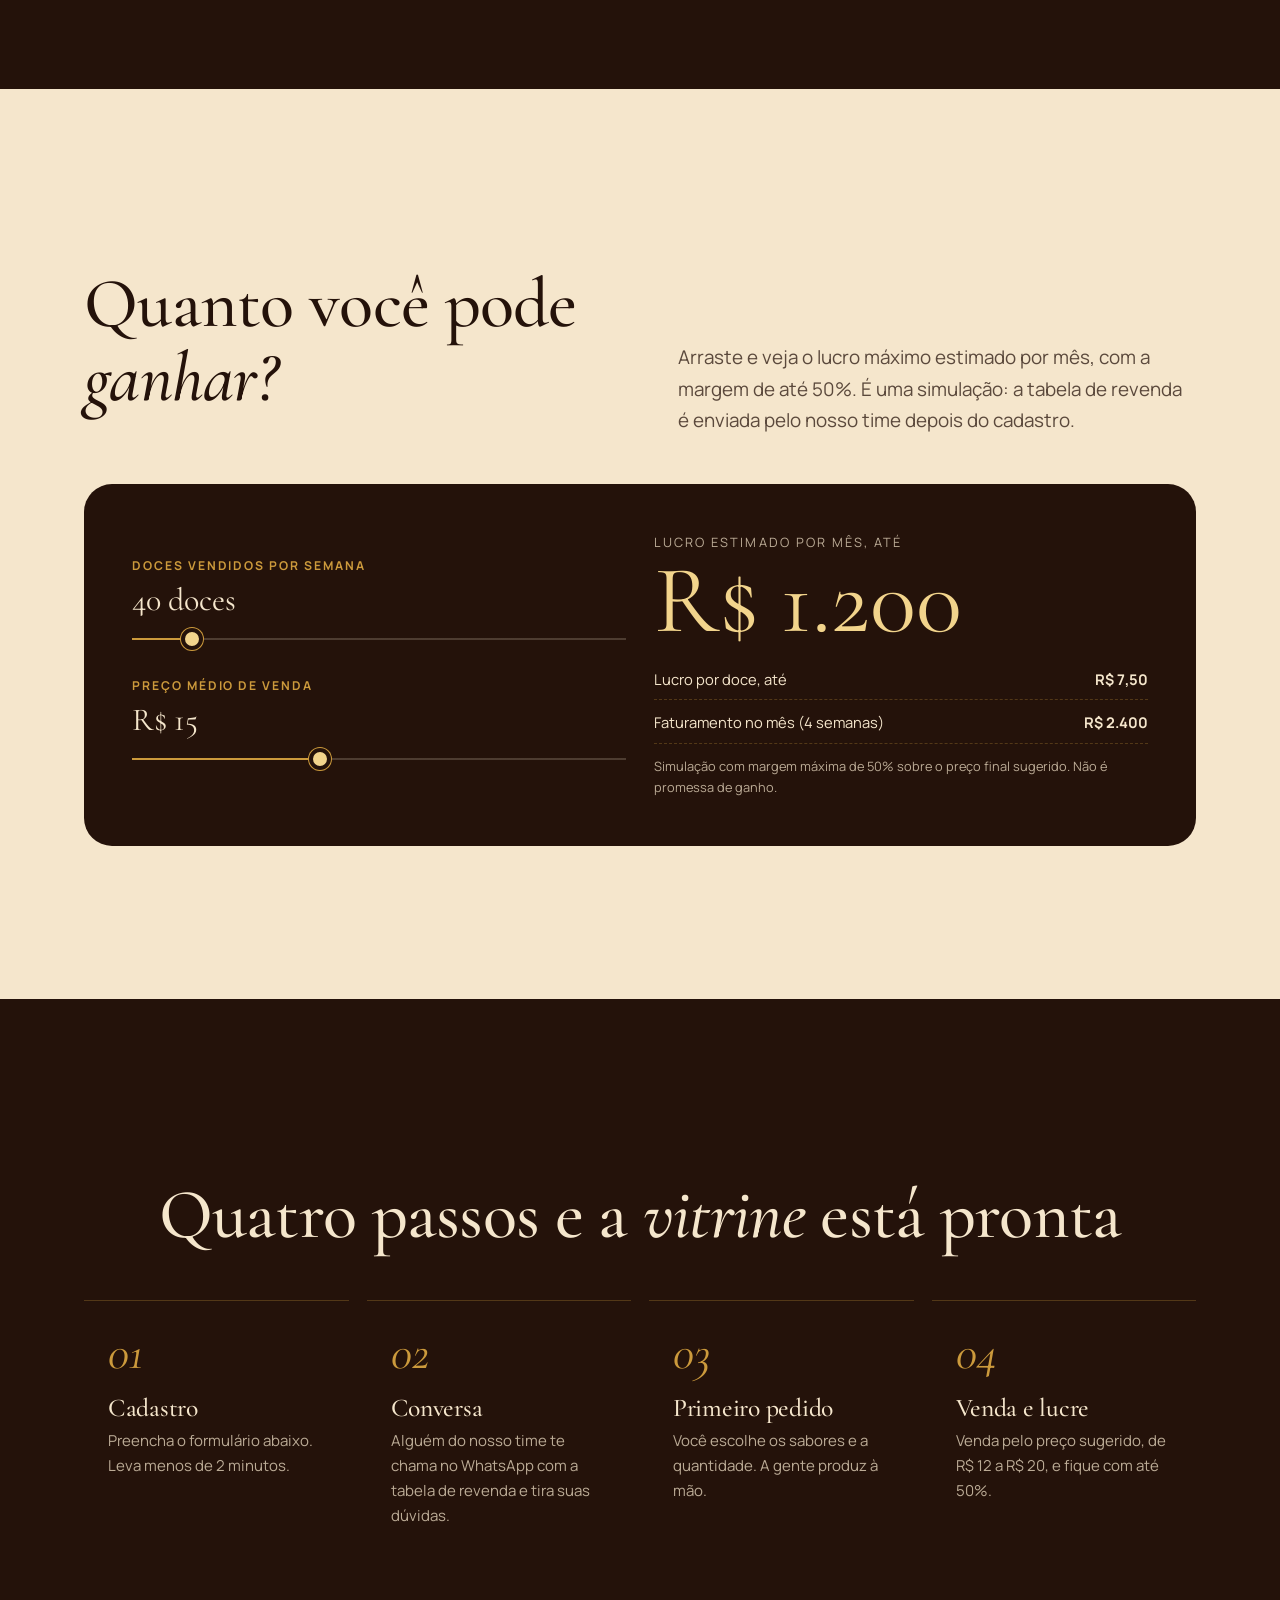
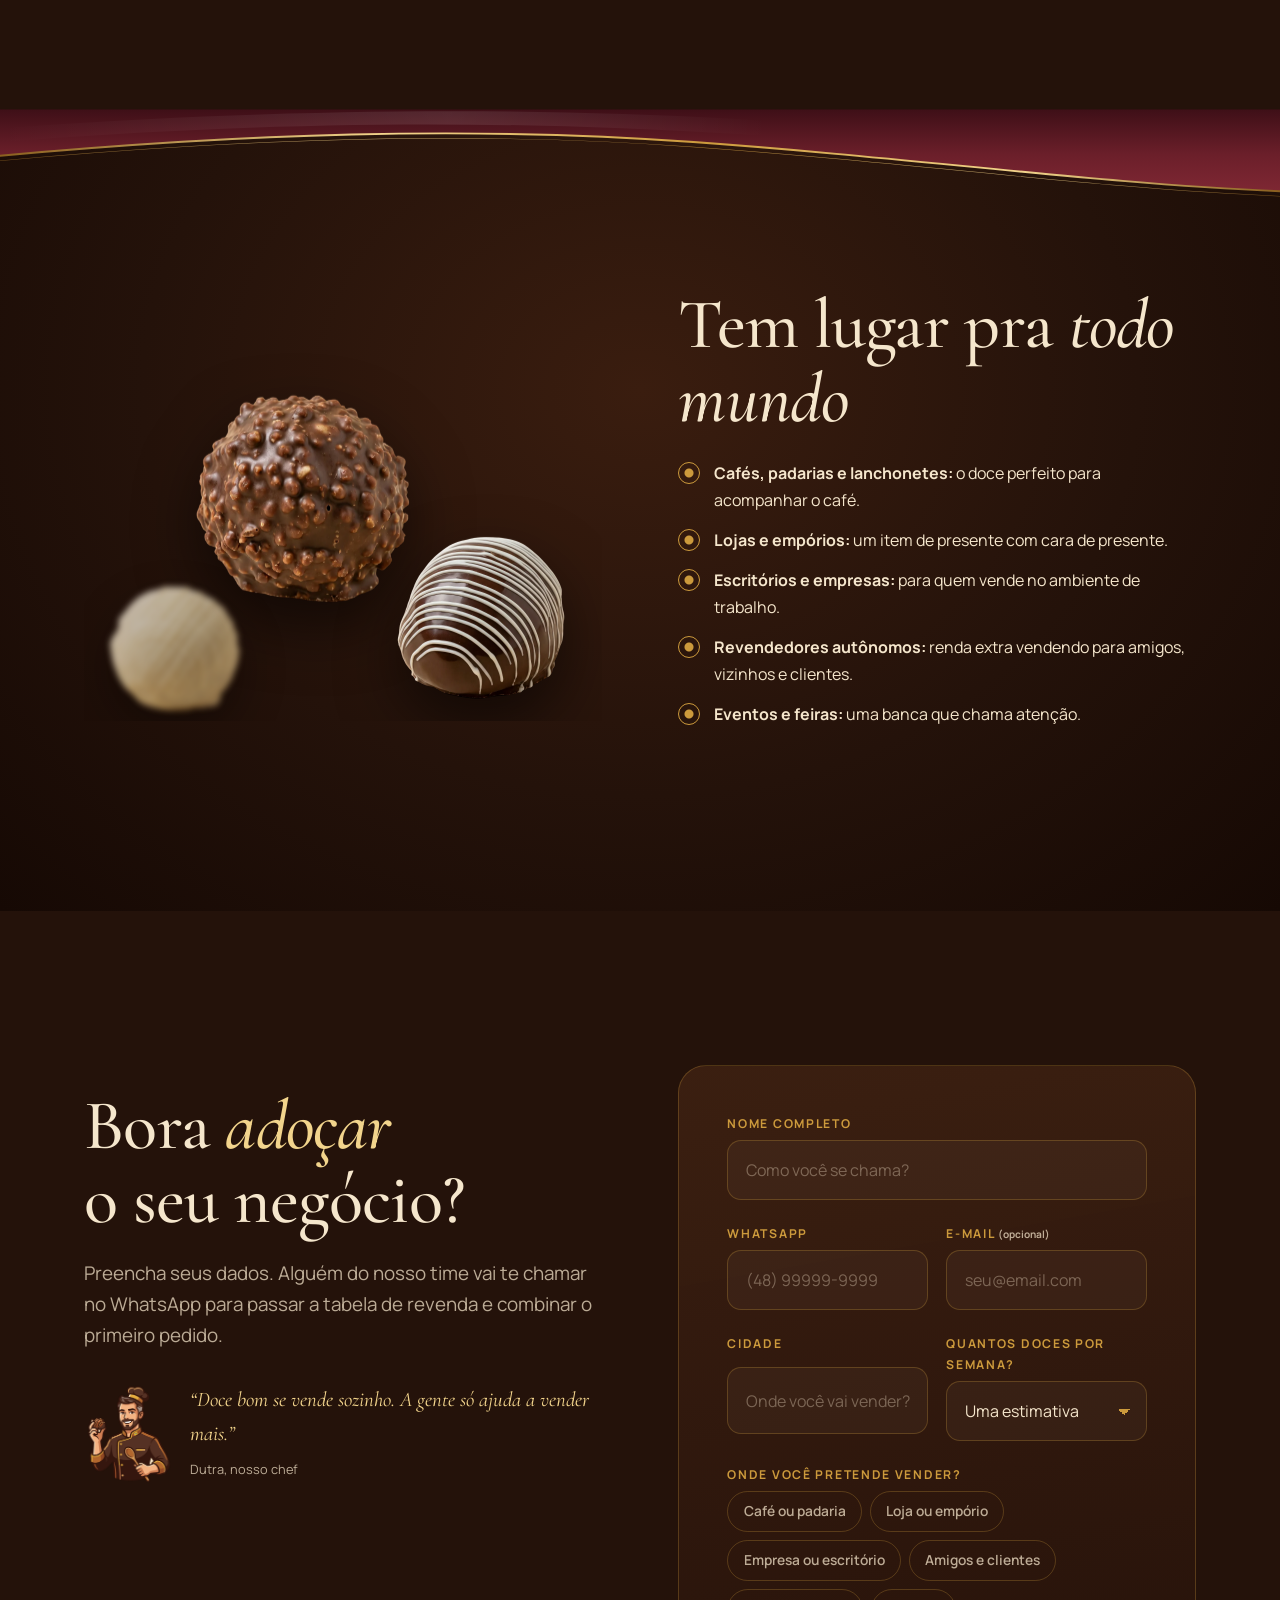
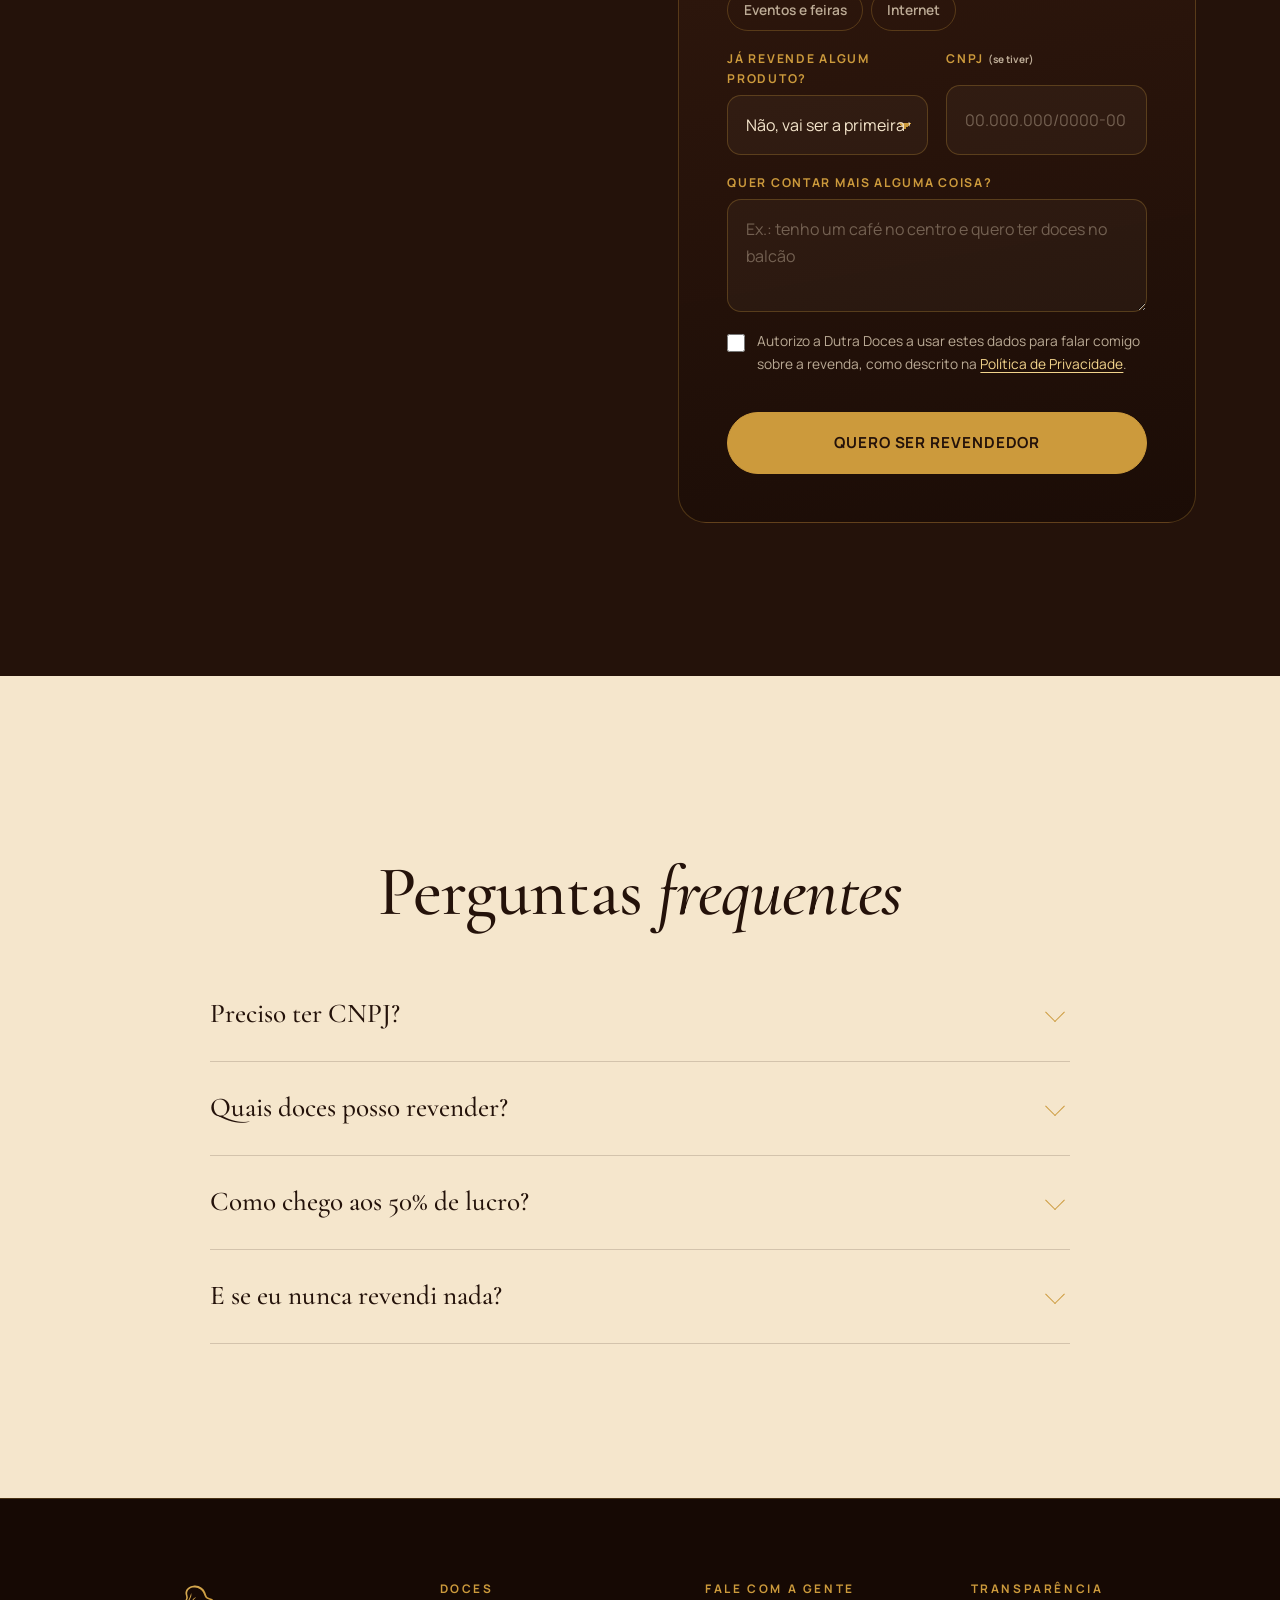
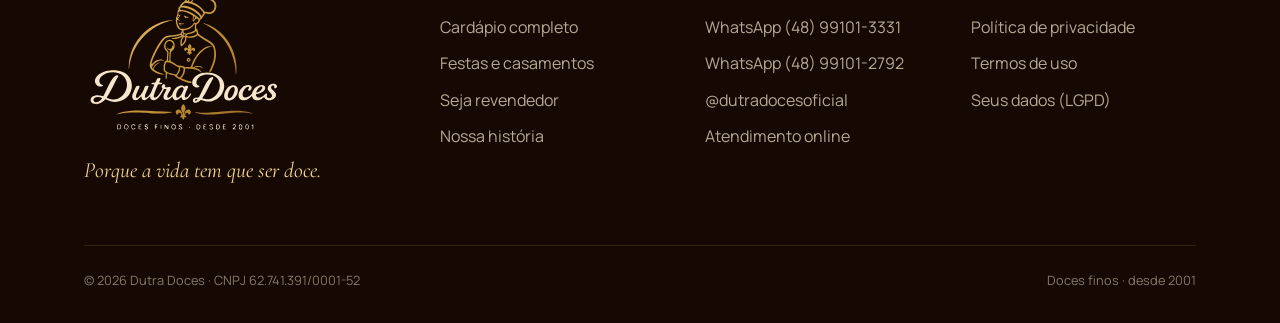
<file: revenda/index.html>
<!doctype html>
<html lang="pt-BR">
<head>
  <meta charset="utf-8">
  <meta name="viewport" content="width=device-width, initial-scale=1, viewport-fit=cover">
  <title>Seja revendedor · até 50% de lucro · Dutra Doces</title>
  <meta name="description" content="Revenda os doces finos da Dutra Doces e ganhe até 50% de lucro em cada unidade. Preço sugerido de R$ 12 a R$ 20. Faça seu cadastro.">
  <meta name="theme-color" content="#24120A">
  <link rel="canonical" href="https://dutradoces.com.br/revenda">
  <meta property="og:title" content="Revenda Dutra Doces · até 50% de lucro">
  <meta property="og:description" content="Doces finos com 25 anos de história para o seu café, loja ou rede de clientes.">
  <meta property="og:image" content="https://dutradoces.com.br/assets/img/og-dutra-doces.jpg">
  <link rel="icon" href="/assets/img/marca/favicon.svg" type="image/svg+xml">
  <link rel="preconnect" href="https://fonts.googleapis.com">
  <link rel="preconnect" href="https://fonts.gstatic.com" crossorigin>
  <link href="https://fonts.googleapis.com/css2?family=Cormorant+Garamond:ital,wght@0,400;0,500;0,600;1,400;1,500&family=Manrope:wght@400;500;600;700&display=swap" rel="stylesheet">
  <link rel="stylesheet" href="/assets/css/site.css">
</head>
<body>
  <div data-topo></div>

  <main id="conteudo">
    <section class="hero-pag com-img">
      <picture>
        <source media="(max-width: 900px)" srcset="/assets/img/banners/revenda-1280.webp">
        <img src="/assets/img/banners/revenda-2560.webp" alt="Mãos arrumando uma bandeja de doces finos no balcão de um café" width="2560" height="1086" fetchpriority="high" style="position:absolute; inset:0; width:100%; height:100%; object-fit:cover; object-position:78% 50%">
      </picture>
      <div class="wrap">
        <h1 data-linhas>Até <em>50% de lucro</em><br>em cada doce.</h1>
        <p class="lead">Leve doces finos com 25 anos de história para o seu café, sua loja, seu escritório ou para quem compra de você. Você compra com desconto de revenda e vende de R$ 12 a R$ 20.</p>
        <p style="display:flex; gap:12px; flex-wrap:wrap"><a class="btn btn-ouro btn-grande" href="#cadastro">Quero revender</a><a class="btn btn-grande" href="#simulador">Simular ganhos</a></p>
      </div>
      <div class="onda" aria-hidden="true"></div>
    </section>

    <!-- Por que -->
    <section class="sec" aria-labelledby="t-porque">
      <div class="wrap grade-2">
        <div class="moldura revela" style="aspect-ratio:4/3">
          <img src="/assets/img/marca/caixa-revendedor.webp" alt="Caixa do revendedor Dutra Doces aberta, com doces grandes na base branca e a tampa chocolate com logo dourada" loading="lazy" width="1600" height="1195">
        </div>
        <div>
          <h2 class="titulo-sec revela" id="t-porque">O doce vende.<br>A caixa <em>ajuda a vender.</em></h2>
          <ul class="lista-ouro revela">
            <li><span><b>Até 50% de lucro</b> sobre o preço final sugerido, conforme o sabor e o volume.</span></li>
            <li><span><b>Preço de impulso:</b> de R$ 12 a R$ 20 o doce, o valor de um café com sobremesa.</span></li>
            <li><span><b>Caixa de revendedor:</b> base branca e tampa chocolate com a logo em dourado, pronta para o balcão.</span></li>
            <li><span><b>Receita desde 2001:</b> os mesmos doces feitos à mão que a gente leva para festas e casamentos.</span></li>
          </ul>
        </div>
      </div>
    </section>

    <!-- Simulador -->
    <section class="sec sec-creme" id="simulador" aria-labelledby="t-sim">
      <div class="wrap">
        <div class="grade-2" style="align-items:end">
          <div>
            <h2 class="titulo-sec revela" id="t-sim">Quanto você pode <em>ganhar?</em></h2>
          </div>
          <p class="lead revela">Arraste e veja o lucro máximo estimado por mês, com a margem de até 50%. É uma simulação: a tabela de revenda é enviada pelo nosso time depois do cadastro.</p>
        </div>
        <div class="sim revela" data-sim>
          <div>
            <div class="campo">
              <label for="sim-q">Doces vendidos por semana</label>
              <span class="valor-campo"><span data-qtd>40</span> doces</span>
              <input id="sim-q" type="range" name="qtd" min="10" max="300" step="5" value="40">
            </div>
            <div class="campo" style="margin-bottom:0">
              <label for="sim-p">Preço médio de venda</label>
              <span class="valor-campo" data-preco>R$ 15</span>
              <input id="sim-p" type="range" name="preco" min="12" max="20" step="1" value="15">
            </div>
          </div>
          <div>
            <p class="lucro-l">Lucro estimado por mês, até</p>
            <p class="lucro" data-lucro>R$ 0</p>
            <div class="linhas">
              <div><span>Lucro por doce, até</span><b data-lucro-un>R$ 0</b></div>
              <div><span>Faturamento no mês (4 semanas)</span><b data-fat>R$ 0</b></div>
            </div>
            <p class="nota">Simulação com margem máxima de 50% sobre o preço final sugerido. Não é promessa de ganho.</p>
          </div>
        </div>
      </div>
    </section>

    <!-- Como funciona -->
    <section class="sec" aria-labelledby="t-como">
      <div class="wrap">
        <div class="centro">
          <h2 class="titulo-sec revela" id="t-como">Quatro passos e a <em>vitrine</em> está pronta</h2>
        </div>
        <div class="passos">
          <div class="passo revela"><h3>Cadastro</h3><p>Preencha o formulário abaixo. Leva menos de 2 minutos.</p></div>
          <div class="passo revela" style="--atraso:.1s"><h3>Conversa</h3><p>Alguém do nosso time te chama no WhatsApp com a tabela de revenda e tira suas dúvidas.</p></div>
          <div class="passo revela" style="--atraso:.2s"><h3>Primeiro pedido</h3><p>Você escolhe os sabores e a quantidade. A gente produz à mão.</p></div>
          <div class="passo revela" style="--atraso:.3s"><h3>Venda e lucre</h3><p>Venda pelo preço sugerido, de R$ 12 a R$ 20, e fique com até 50%.</p></div>
        </div>
      </div>
    </section>

    <!-- Quem pode -->
    <section class="sec sec-radial" aria-labelledby="t-quem">
      <div class="onda topo-onda" aria-hidden="true"></div>
      <div class="wrap grade-2">
        <div class="flutuam" data-flutuam style="min-height:420px">
          <div class="flut" data-prof="1.2" style="--s:230px; left:20%; top:10%"><img src="/assets/img/doces/roche.webp" alt="" loading="lazy"></div>
          <div class="flut" data-prof="2" style="--s:180px; right:6%; top:38%; --d:-2s"><img src="/assets/img/doces/bombom-de-morango.webp" alt="" loading="lazy"></div>
          <div class="flut desfoco" data-prof="0.7" style="--s:140px; left:4%; bottom:6%; --d:-4s"><img src="/assets/img/doces/cacau-50-branco.webp" alt="" loading="lazy"></div>
        </div>
        <div>
          <h2 class="titulo-sec revela" id="t-quem">Tem lugar pra <em>todo mundo</em></h2>
          <ul class="lista-ouro revela">
            <li><span><b>Cafés, padarias e lanchonetes:</b> o doce perfeito para acompanhar o café.</span></li>
            <li><span><b>Lojas e empórios:</b> um item de presente com cara de presente.</span></li>
            <li><span><b>Escritórios e empresas:</b> para quem vende no ambiente de trabalho.</span></li>
            <li><span><b>Revendedores autônomos:</b> renda extra vendendo para amigos, vizinhos e clientes.</span></li>
            <li><span><b>Eventos e feiras:</b> uma banca que chama atenção.</span></li>
          </ul>
        </div>
      </div>
    </section>

    <!-- Cadastro -->
    <section class="sec" id="cadastro" aria-labelledby="t-cad">
      <div class="wrap grade-2" style="align-items:start">
        <div class="fixo-desk">
          <h2 class="titulo-sec revela" id="t-cad">Bora <em class="ouro-txt">adoçar</em><br>o seu negócio?</h2>
          <p class="lead revela">Preencha seus dados. Alguém do nosso time vai te chamar no WhatsApp para passar a tabela de revenda e combinar o primeiro pedido.</p>
          <div class="revela" style="margin-top:30px; display:flex; align-items:center; gap:16px">
            <img src="/assets/img/marca/dutra-mascote.webp" alt="" width="90" height="105" style="width:90px; height:auto" loading="lazy">
            <p style="font-family:var(--serif); font-style:italic; font-size:1.3rem; color:var(--ouro-claro)">“Doce bom se vende sozinho. A gente só ajuda a vender mais.”<br><small style="font-family:var(--sans); font-style:normal; font-size:.8rem; color:var(--texto-suave)">Dutra, nosso chef</small></p>
          </div>
        </div>

        <div class="painel-form revela">
          <form class="form" data-form-revenda novalidate>
            <div class="entrada"><label for="f-nome">Nome completo</label><input id="f-nome" name="nome" autocomplete="name" required placeholder="Como você se chama?"><span class="erro" aria-live="polite"></span></div>
            <div class="duas">
              <div class="entrada"><label for="f-whats">WhatsApp</label><input id="f-whats" name="whatsapp" type="tel" inputmode="tel" autocomplete="tel-national" required placeholder="(48) 99999-9999"><span class="erro" aria-live="polite"></span></div>
              <div class="entrada"><label for="f-email">E-mail <small style="text-transform:none; letter-spacing:0; color:var(--texto-suave)">(opcional)</small></label><input id="f-email" name="email" type="email" autocomplete="email" placeholder="seu@email.com"><span class="erro" aria-live="polite"></span></div>
            </div>
            <div class="duas">
              <div class="entrada"><label for="f-cidade">Cidade</label><input id="f-cidade" name="cidade" autocomplete="address-level2" required placeholder="Onde você vai vender?"><span class="erro" aria-live="polite"></span></div>
              <div class="entrada"><label for="f-volume">Quantos doces por semana?</label>
                <select id="f-volume" name="volume" required>
                  <option value="">Uma estimativa</option>
                  <option>até 30</option><option>30 a 60</option><option>60 a 120</option><option>mais de 120</option><option>ainda não sei</option>
                </select><span class="erro" aria-live="polite"></span></div>
            </div>
            <fieldset class="entrada"><legend>Onde você pretende vender?</legend>
              <div class="chips" data-chips="canais" style="margin-top:6px">
                <button class="chip" type="button" aria-pressed="false">Café ou padaria</button>
                <button class="chip" type="button" aria-pressed="false">Loja ou empório</button>
                <button class="chip" type="button" aria-pressed="false">Empresa ou escritório</button>
                <button class="chip" type="button" aria-pressed="false">Amigos e clientes</button>
                <button class="chip" type="button" aria-pressed="false">Eventos e feiras</button>
                <button class="chip" type="button" aria-pressed="false">Internet</button>
              </div>
            </fieldset>
            <div class="duas">
              <div class="entrada"><label for="f-exp">Já revende algum produto?</label>
                <select id="f-exp" name="experiencia"><option>Não, vai ser a primeira vez</option><option>Sim, já revendo doces</option><option>Sim, revendo outros produtos</option></select></div>
              <div class="entrada"><label for="f-cnpj">CNPJ <small style="text-transform:none; letter-spacing:0; color:var(--texto-suave)">(se tiver)</small></label><input id="f-cnpj" name="cnpj" inputmode="numeric" placeholder="00.000.000/0000-00"></div>
            </div>
            <div class="entrada"><label for="f-msg">Quer contar mais alguma coisa?</label><textarea id="f-msg" name="mensagem" rows="3" placeholder="Ex.: tenho um café no centro e quero ter doces no balcão"></textarea></div>
            <label class="aceite"><input type="checkbox" name="aceite" required><span>Autorizo a Dutra Doces a usar estes dados para falar comigo sobre a revenda, como descrito na <a href="/privacidade" target="_blank">Política de Privacidade</a>.</span></label>
            <span class="erro" data-erro-aceite aria-live="polite" style="font-size:.8rem; color:#ffb4a8; margin-top:-10px"></span>
            <button class="btn btn-ouro btn-grande" type="submit">Quero ser revendedor</button>
          </form>

          <div class="form-ok" data-form-ok hidden tabindex="-1">
            <div class="check"><svg viewBox="0 0 24 24" aria-hidden="true"><path d="M5 12.5l4.5 4.5L19 7.5"/></svg></div>
            <h3>Obrigado, <span data-ok-nome></span>!</h3>
            <p data-ok-txt></p>
            <a class="btn btn-ouro btn-grande" data-ok-whats target="_blank" rel="noopener"><svg viewBox="0 0 24 24" aria-hidden="true"><path d="M12 2a10 10 0 0 0-8.6 15.1L2 22l5-1.3A10 10 0 1 0 12 2z"/></svg> Enviar pelo WhatsApp</a>
          </div>
        </div>
      </div>
    </section>

    <section class="sec sec-creme" aria-labelledby="t-faq">
      <div class="wrap">
        <div class="centro"><h2 class="titulo-sec revela" id="t-faq">Perguntas <em>frequentes</em></h2></div>
        <div class="faq revela">
          <details><summary>Preciso ter CNPJ?</summary><div>Não é obrigatório para começar. Se você tiver, informe no cadastro.</div></details>
          <details><summary>Quais doces posso revender?</summary><div>A revenda trabalha com os nossos doces grandes, nos sabores do cardápio. Nosso time te mostra quais estão disponíveis para revenda e a tabela de preços.</div></details>
          <details><summary>Como chego aos 50% de lucro?</summary><div>O lucro de até 50% considera a venda pelo preço final sugerido, de R$ 12 a R$ 20 conforme o sabor, e o desconto de revenda. A margem exata de cada sabor está na tabela que enviamos depois do cadastro.</div></details>
          <details><summary>E se eu nunca revendi nada?</summary><div>Sem problema. Muita gente começa vendendo para amigos e colegas de trabalho. A gente te ajuda a escolher os sabores que mais saem.</div></details>
        </div>
      </div>
    </section>
  </main>

  <div data-rodape></div>

  <script src="/assets/js/config.js"></script>
  <script src="/assets/js/doces.js"></script>
  <script src="/assets/js/site.js"></script>
  <script src="/assets/js/chat.js"></script>
</body>
</html>
</file>
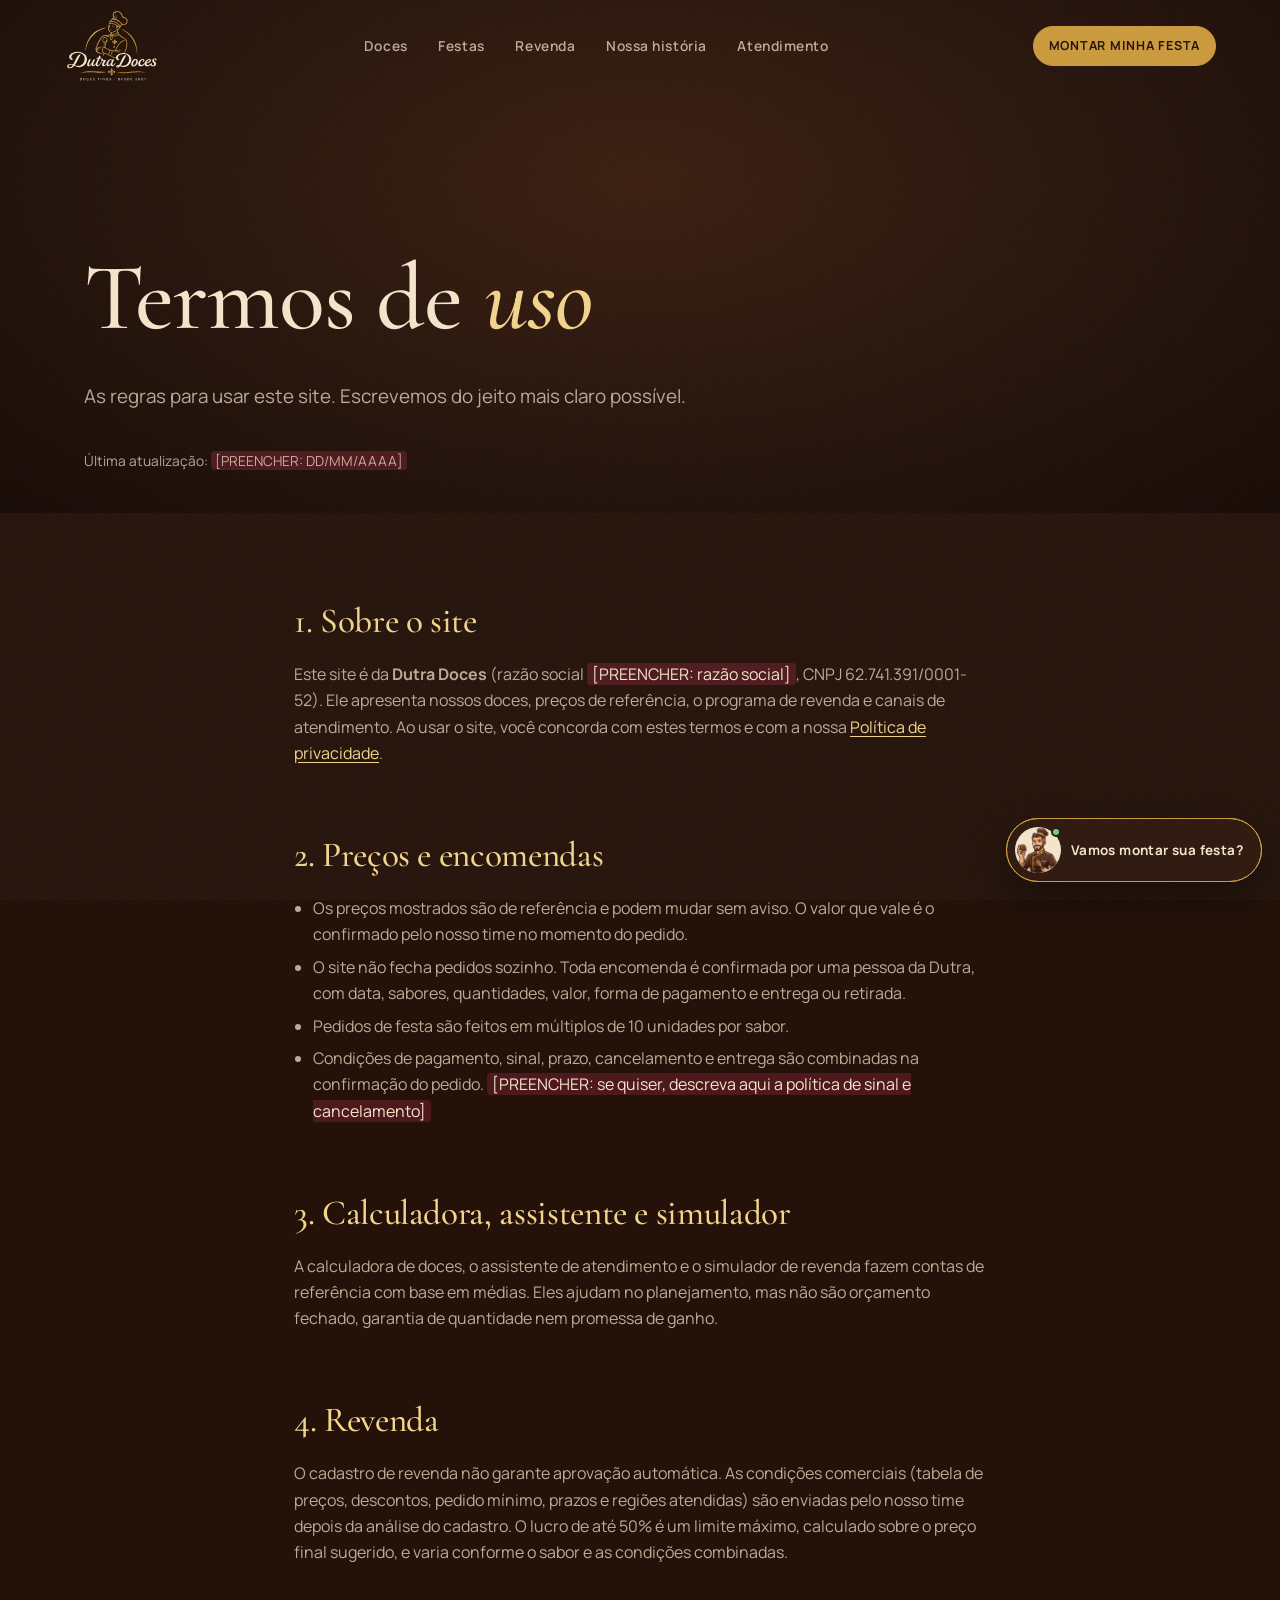
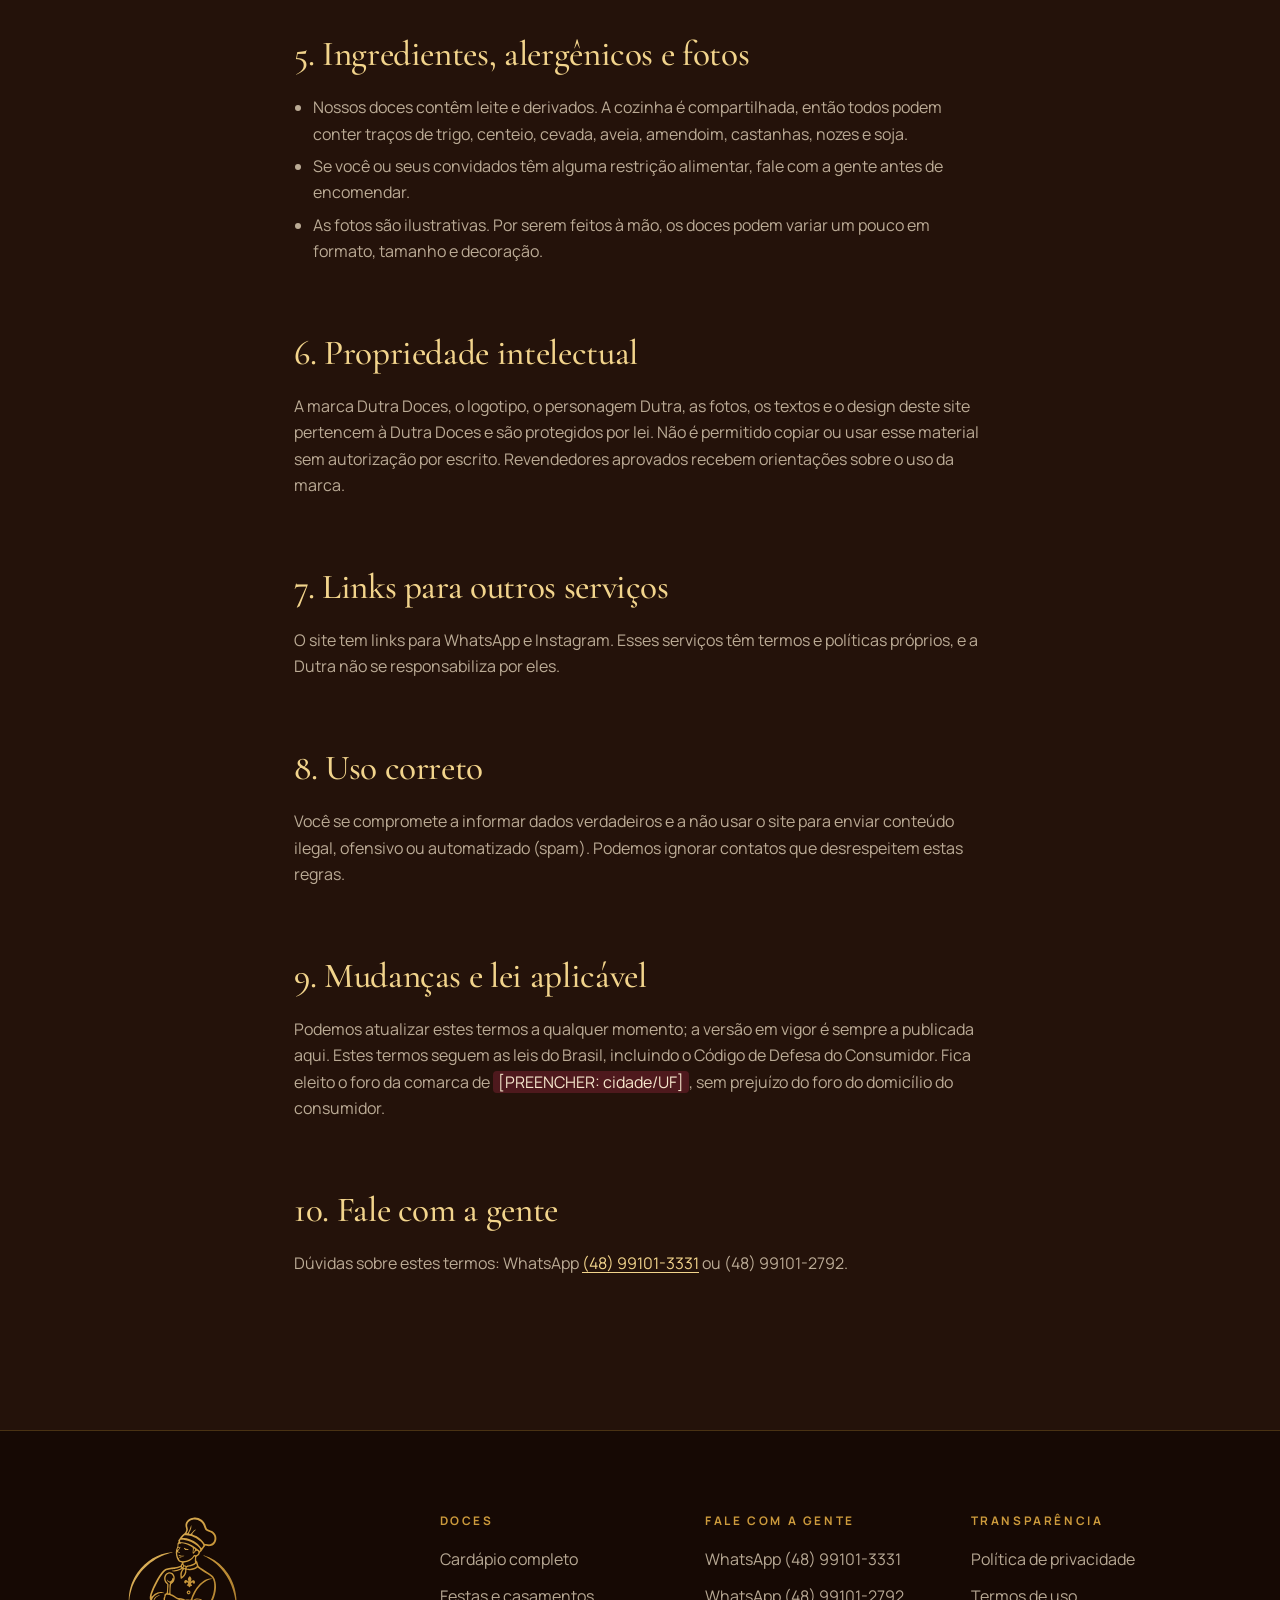
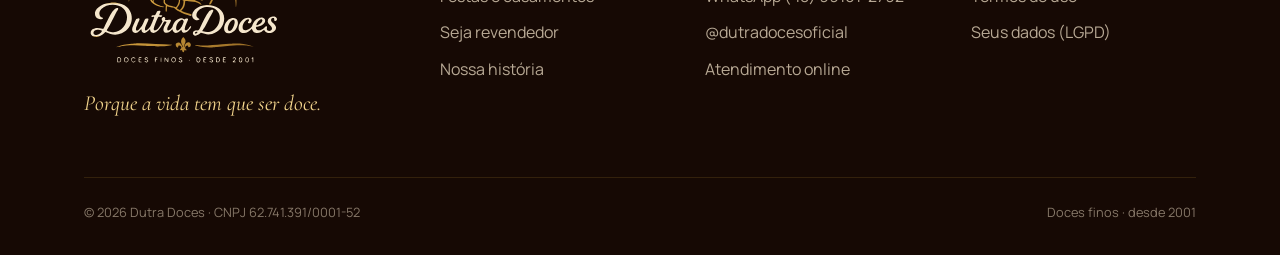
<file: termos/index.html>
<!doctype html>
<html lang="pt-BR">
<head>
  <meta charset="utf-8">
  <meta name="viewport" content="width=device-width, initial-scale=1, viewport-fit=cover">
  <title>Termos de uso · Dutra Doces</title>
  <meta name="description" content="Termos de uso do site da Dutra Doces.">
  <meta name="theme-color" content="#24120A">
  <link rel="canonical" href="https://dutradoces.com.br/termos">
  <link rel="icon" href="/assets/img/marca/favicon.svg" type="image/svg+xml">
  <link rel="preconnect" href="https://fonts.googleapis.com">
  <link rel="preconnect" href="https://fonts.gstatic.com" crossorigin>
  <link href="https://fonts.googleapis.com/css2?family=Cormorant+Garamond:ital,wght@0,400;0,500;0,600;1,400;1,500&family=Manrope:wght@400;500;600;700&display=swap" rel="stylesheet">
  <link rel="stylesheet" href="/assets/css/site.css">
</head>
<body>
  <!-- COMO PREENCHER: troque cada [PREENCHER ...] e atualize a data. Recomendamos revisão jurídica. -->
  <div data-topo></div>

  <main id="conteudo">
    <section class="hero-pag" style="padding-bottom:40px">
      <div class="wrap">
        <h1>Termos de <em>uso</em></h1>
        <p class="lead">As regras para usar este site. Escrevemos do jeito mais claro possível.</p>
        <p style="color:var(--texto-suave); font-size:.86rem">Última atualização: <span style="background:rgba(107,31,42,.6); padding:0 .3em; border-radius:4px">[PREENCHER: DD/MM/AAAA]</span></p>
      </div>
    </section>

    <section class="sec" style="padding-top:20px">
      <div class="wrap texto-legal">
        <h2>1. Sobre o site</h2>
        <p>Este site é da <b>Dutra Doces</b> (razão social <span class="preencher">[PREENCHER: razão social]</span>, CNPJ 62.741.391/0001-52). Ele apresenta nossos doces, preços de referência, o programa de revenda e canais de atendimento. Ao usar o site, você concorda com estes termos e com a nossa <a href="/privacidade">Política de privacidade</a>.</p>

        <h2>2. Preços e encomendas</h2>
        <ul>
          <li>Os preços mostrados são de referência e podem mudar sem aviso. O valor que vale é o confirmado pelo nosso time no momento do pedido.</li>
          <li>O site não fecha pedidos sozinho. Toda encomenda é confirmada por uma pessoa da Dutra, com data, sabores, quantidades, valor, forma de pagamento e entrega ou retirada.</li>
          <li>Pedidos de festa são feitos em múltiplos de 10 unidades por sabor.</li>
          <li>Condições de pagamento, sinal, prazo, cancelamento e entrega são combinadas na confirmação do pedido. <span class="preencher">[PREENCHER: se quiser, descreva aqui a política de sinal e cancelamento]</span></li>
        </ul>

        <h2>3. Calculadora, assistente e simulador</h2>
        <p>A calculadora de doces, o assistente de atendimento e o simulador de revenda fazem contas de referência com base em médias. Eles ajudam no planejamento, mas não são orçamento fechado, garantia de quantidade nem promessa de ganho.</p>

        <h2>4. Revenda</h2>
        <p>O cadastro de revenda não garante aprovação automática. As condições comerciais (tabela de preços, descontos, pedido mínimo, prazos e regiões atendidas) são enviadas pelo nosso time depois da análise do cadastro. O lucro de até 50% é um limite máximo, calculado sobre o preço final sugerido, e varia conforme o sabor e as condições combinadas.</p>

        <h2>5. Ingredientes, alergênicos e fotos</h2>
        <ul>
          <li>Nossos doces contêm leite e derivados. A cozinha é compartilhada, então todos podem conter traços de trigo, centeio, cevada, aveia, amendoim, castanhas, nozes e soja.</li>
          <li>Se você ou seus convidados têm alguma restrição alimentar, fale com a gente antes de encomendar.</li>
          <li>As fotos são ilustrativas. Por serem feitos à mão, os doces podem variar um pouco em formato, tamanho e decoração.</li>
        </ul>

        <h2>6. Propriedade intelectual</h2>
        <p>A marca Dutra Doces, o logotipo, o personagem Dutra, as fotos, os textos e o design deste site pertencem à Dutra Doces e são protegidos por lei. Não é permitido copiar ou usar esse material sem autorização por escrito. Revendedores aprovados recebem orientações sobre o uso da marca.</p>

        <h2>7. Links para outros serviços</h2>
        <p>O site tem links para WhatsApp e Instagram. Esses serviços têm termos e políticas próprios, e a Dutra não se responsabiliza por eles.</p>

        <h2>8. Uso correto</h2>
        <p>Você se compromete a informar dados verdadeiros e a não usar o site para enviar conteúdo ilegal, ofensivo ou automatizado (spam). Podemos ignorar contatos que desrespeitem estas regras.</p>

        <h2>9. Mudanças e lei aplicável</h2>
        <p>Podemos atualizar estes termos a qualquer momento; a versão em vigor é sempre a publicada aqui. Estes termos seguem as leis do Brasil, incluindo o Código de Defesa do Consumidor. Fica eleito o foro da comarca de <span class="preencher">[PREENCHER: cidade/UF]</span>, sem prejuízo do foro do domicílio do consumidor.</p>

        <h2>10. Fale com a gente</h2>
        <p>Dúvidas sobre estes termos: WhatsApp <a href="https://wa.me/5548991013331" target="_blank" rel="noopener">(48) 99101-3331</a> ou (48) 99101-2792.</p>
      </div>
    </section>
  </main>

  <div data-rodape></div>

  <script src="/assets/js/config.js"></script>
  <script src="/assets/js/site.js"></script>
  <script src="/assets/js/chat.js"></script>
</body>
</html>
</file>
<file: assets/css/site.css>
/* =========================================================
   Dutra Doces · site
   Identidade 2026: Chocolate Ganache, Ouro Folha, Creme, Vinho (≤10%)
   Fontes: Cormorant Garamond (títulos) · Manrope (textos)
   ========================================================= */
:root {
  --ganache: #24120A;
  --ganache-2: #2D170D;
  --ganache-3: #160904;
  --cacau: #4E2A17;
  --ouro: #CC9A3C;
  --ouro-claro: #F2D48C;
  --ouro-escuro: #8A5F1F;
  --creme: #F5E6CC;
  --caramelo: #EAD3AE;
  --vinho: #6B1F2A;
  --texto-suave: rgba(245, 230, 204, .72);
  --linha: rgba(204, 154, 60, .28);
  --ouro-grad: linear-gradient(120deg, #F2D48C 0%, #CC9A3C 45%, #8A5F1F 100%);
  --fundo-radial: radial-gradient(ellipse at 50% 35%, #3A1D0F 0%, #24120A 55%, #160904 100%);
  --serif: "Cormorant Garamond", "Cormorant", Georgia, serif;
  --sans: "Manrope", system-ui, -apple-system, "Segoe UI", sans-serif;
  --raio: 18px;
  --gutter: clamp(16px, 5vw, 72px);
  --max: 1240px;
  --header-h: 84px;
  --ease: cubic-bezier(.22, .8, .26, 1);
}

*, *::before, *::after { box-sizing: border-box; }
* { margin: 0; padding: 0; }
html { -webkit-text-size-adjust: 100%; scroll-behavior: smooth; scroll-padding-top: calc(var(--header-h) + 12px); }
body {
  background: var(--ganache);
  color: var(--creme);
  font-family: var(--sans);
  font-size: 1rem;
  line-height: 1.65;
  overflow-x: hidden;
  -webkit-font-smoothing: antialiased;
}
/* grão sutil de papel/cacau sobre tudo */
body::after {
  content: ""; position: fixed; inset: 0; pointer-events: none; z-index: 999; opacity: .06;
  background-image: url("data:image/svg+xml,%3Csvg xmlns='http://www.w3.org/2000/svg' width='160' height='160'%3E%3Cfilter id='n'%3E%3CfeTurbulence type='fractalNoise' baseFrequency='.9' numOctaves='2' stitchTiles='stitch'/%3E%3C/filter%3E%3Crect width='100%25' height='100%25' filter='url(%23n)'/%3E%3C/svg%3E");
}
img, svg, video { display: block; max-width: 100%; }
img { height: auto; }
a { color: inherit; }
button, input, select, textarea { font: inherit; color: inherit; }
button { cursor: pointer; background: none; border: 0; }
[hidden] { display: none !important; }
:focus-visible { outline: 2px solid var(--ouro-claro); outline-offset: 3px; border-radius: 6px; }
::selection { background: var(--ouro); color: var(--ganache); }
.sr-only { position: absolute; width: 1px; height: 1px; padding: 0; margin: -1px; overflow: hidden; clip: rect(0 0 0 0); white-space: nowrap; border: 0; }
.pular { position: absolute; left: 16px; top: -60px; z-index: 1000; background: var(--ouro); color: var(--ganache); padding: 10px 16px; border-radius: 8px; font-weight: 700; text-decoration: none; }
.pular:focus { top: 12px; }

/* ---------- tipografia ---------- */
.serif, h1, h2, h3 { font-family: var(--serif); font-weight: 500; line-height: 1.05; letter-spacing: -.01em; }
h1 em, h2 em, h3 em, .serif em { font-style: italic; font-weight: 500; }
.ouro-txt { color: var(--ouro-claro); }
.sec-creme .ouro-txt { color: var(--ouro-escuro); }
html { scrollbar-color: var(--cacau) var(--ganache-3); caret-color: var(--ouro-claro); }
::-webkit-scrollbar { width: 11px; height: 11px; }
::-webkit-scrollbar-track { background: var(--ganache-3); }
::-webkit-scrollbar-thumb { background: var(--cacau); border-radius: 8px; border: 2px solid var(--ganache-3); }
::-webkit-scrollbar-thumb:hover { background: var(--ouro-escuro); }
a { text-underline-offset: .2em; }
.kicker {
  font-family: var(--sans); font-weight: 700; font-size: .74rem; letter-spacing: .28em; text-transform: uppercase;
  color: var(--ouro); display: inline-flex; align-items: center; gap: .9em;
}
.kicker::before { content: ""; width: 28px; height: 1px; background: currentColor; }
.titulo-sec { font-size: clamp(2.3rem, 5.6vw, 4.4rem); margin: .35em 0 .3em; }
.lead { font-size: clamp(1.02rem, 1.6vw, 1.18rem); color: var(--texto-suave); max-width: 38rem; }
.ornamento { display: flex; align-items: center; gap: 12px; color: var(--ouro); margin: 18px 0; }
.ornamento::before, .ornamento::after { content: ""; height: 1px; width: 56px; background: currentColor; opacity: .8; }
.ornamento span { width: 7px; height: 7px; background: currentColor; transform: rotate(45deg); }
.centro { text-align: center; }
.centro .ornamento, .centro .lead { justify-content: center; margin-inline: auto; }
.centro .kicker::after { content: ""; width: 28px; height: 1px; background: currentColor; }

/* ---------- layout ---------- */
.wrap { width: 100%; max-width: var(--max); margin-inline: auto; padding-inline: var(--gutter); }
.sec { position: relative; padding-block: clamp(80px, 12vw, 160px); }
.sec-creme { background: var(--creme); color: var(--ganache); }
.sec-creme .lead { color: rgba(36, 18, 10, .74); }
.sec-creme .kicker { color: var(--ouro-escuro); }
.sec-radial { background: var(--fundo-radial); }
.grade-2 { display: grid; grid-template-columns: 1fr; gap: clamp(32px, 6vw, 80px); align-items: center; }
@media (min-width: 900px) { .grade-2 { grid-template-columns: 1fr 1fr; } }

/* ---------- botões ---------- */
.btn {
  --bg: transparent; --fg: var(--creme); --bd: var(--ouro);
  display: inline-flex; align-items: center; justify-content: center; gap: .6em;
  padding: .95em 1.6em; border-radius: 999px; border: 1px solid var(--bd);
  background: var(--bg); color: var(--fg); text-decoration: none;
  font-weight: 700; font-size: .9rem; letter-spacing: .06em; text-transform: uppercase;
  position: relative; overflow: hidden; isolation: isolate;
  transition: color .35s var(--ease), border-color .35s, transform .35s var(--ease);
}
.btn::before {
  content: ""; position: absolute; inset: 0; z-index: -1; background: var(--ouro-grad);
  transform: translateY(101%); transition: transform .45s var(--ease);
}
.btn:hover::before, .btn:focus-visible::before { transform: translateY(0); }
.btn:hover, .btn:focus-visible { color: var(--ganache); border-color: var(--ouro-claro); }
.btn:active { transform: scale(.97); }
.btn-ouro { --bg: var(--ouro); --fg: var(--ganache); --bd: var(--ouro); }
.btn-ouro::before { background: var(--creme); }
.btn-ouro:hover { border-color: var(--creme); }
.btn-escuro { --fg: var(--ganache); --bd: var(--ganache); }
.btn-escuro:hover { color: var(--ganache); }
.btn svg { width: 1.2em; height: 1.2em; fill: currentColor; flex: none; }
.btn-grande { padding: 1.15em 2em; font-size: .95rem; }
.link-seta { color: var(--ouro); text-decoration: none; font-weight: 700; letter-spacing: .05em; display: inline-flex; gap: .5em; align-items: center; border-bottom: 1px solid transparent; transition: border-color .3s, gap .3s; }
.link-seta:hover { border-color: currentColor; gap: .8em; }

/* ---------- cabeçalho ---------- */
.topo {
  position: fixed; inset: 0 0 auto; z-index: 100; height: var(--header-h);
  transition: background .4s, box-shadow .4s, transform .45s var(--ease);
}
.topo.solido { background: rgba(22, 9, 4, .86); backdrop-filter: blur(14px) saturate(1.2); -webkit-backdrop-filter: blur(14px); box-shadow: 0 1px 0 var(--linha); }
.topo.escondido { transform: translateY(-100%); }
.topo .wrap { height: 100%; display: flex; align-items: center; justify-content: space-between; gap: 20px; max-width: 1440px; }
.marca { display: flex; align-items: center; height: 100%; flex: none; }
.marca img { height: 70px; width: auto; }
@media (min-width: 1080px) { :root { --header-h: 92px; } .marca img { height: 76px; } }
.nav { display: none; align-items: center; gap: clamp(18px, 2.4vw, 36px); }
.nav a { text-decoration: none; font-size: .86rem; font-weight: 600; letter-spacing: .04em; color: var(--texto-suave); position: relative; padding: 6px 0; transition: color .3s; }
.nav a::after { content: ""; position: absolute; left: 0; right: 0; bottom: 0; height: 1px; background: var(--ouro); transform: scaleX(0); transform-origin: right; transition: transform .4s var(--ease); }
.nav a:hover, .nav a[aria-current="page"] { color: var(--creme); }
.nav a:hover::after, .nav a[aria-current="page"]::after { transform: scaleX(1); transform-origin: left; }
.topo-acoes { display: flex; align-items: center; gap: 10px; }
.topo-acoes .btn { padding: .7em 1.2em; font-size: .78rem; display: none; }
.menu-btn { width: 46px; height: 46px; border-radius: 50%; border: 1px solid var(--linha); display: grid; place-items: center; }
.menu-btn span { display: block; width: 18px; height: 1.5px; background: var(--creme); position: relative; transition: background .3s; }
.menu-btn span::before, .menu-btn span::after { content: ""; position: absolute; left: 0; width: 100%; height: 100%; background: var(--creme); transition: transform .35s var(--ease); }
.menu-btn span::before { transform: translateY(-6px); }
.menu-btn span::after { transform: translateY(6px); }
.menu-aberto .menu-btn span { background: transparent; }
.menu-aberto .menu-btn span::before { transform: rotate(45deg); }
.menu-aberto .menu-btn span::after { transform: rotate(-45deg); }
@media (min-width: 1080px) {
  .nav { display: flex; }
  .menu-btn { display: none; }
  .topo-acoes .btn { display: inline-flex; }
}

/* menu móvel */
.gaveta {
  position: fixed; inset: 0; z-index: 99; background: var(--fundo-radial);
  display: flex; flex-direction: column; justify-content: center; padding: calc(var(--header-h) + 20px) var(--gutter) 40px;
  clip-path: circle(0% at calc(100% - 40px) 42px); transition: clip-path .7s var(--ease); visibility: hidden;
}
.menu-aberto .gaveta { clip-path: circle(150% at calc(100% - 40px) 42px); visibility: visible; }
.gaveta nav { display: flex; flex-direction: column; gap: 6px; }
.gaveta nav a {
  font-family: var(--serif); font-size: clamp(2.2rem, 9vw, 3.4rem); text-decoration: none; line-height: 1.15;
  opacity: 0; transform: translateY(24px); transition: opacity .5s, transform .6s var(--ease), color .3s;
}
.gaveta nav a:hover { color: var(--ouro-claro); }
.menu-aberto .gaveta nav a { opacity: 1; transform: none; }
.menu-aberto .gaveta nav a:nth-child(2) { transition-delay: .05s; }
.menu-aberto .gaveta nav a:nth-child(3) { transition-delay: .1s; }
.menu-aberto .gaveta nav a:nth-child(4) { transition-delay: .15s; }
.menu-aberto .gaveta nav a:nth-child(5) { transition-delay: .2s; }
.menu-aberto .gaveta nav a:nth-child(6) { transition-delay: .25s; }
.gaveta .gaveta-rodape { margin-top: 40px; display: flex; flex-wrap: wrap; gap: 12px; }
.menu-aberto { overflow: hidden; }

/* ---------- hero / banners ---------- */
.hero { position: relative; height: 100svh; min-height: 600px; max-height: 1000px; overflow: hidden; background: var(--ganache-3); }
@media (min-width: 900px) { .hero { height: min(100svh, max(640px, 42.4vw)); } }
.slide { position: absolute; inset: 0; opacity: 0; visibility: hidden; transition: opacity 1.2s var(--ease), visibility 0s 1.2s; }
.slide.ativo { opacity: 1; visibility: visible; transition: opacity 1.2s var(--ease), visibility 0s; z-index: 1; }
.slide picture, .slide img { position: absolute; inset: 0; width: 100%; height: 100%; }
.slide img { object-fit: cover; object-position: 72% 50%; transform: scale(1.12); transform-origin: 70% 50%; }
.slide.ativo img { animation: kenburns 9s linear forwards; }
@keyframes kenburns { from { transform: scale(1.12) translateX(1.5%); } to { transform: scale(1.02) translateX(0); } }
.slide::after {
  content: ""; position: absolute; inset: 0;
  background:
    linear-gradient(0deg, rgba(22, 9, 4, .96) 0%, rgba(22, 9, 4, .55) 42%, rgba(22, 9, 4, .1) 70%),
    linear-gradient(180deg, rgba(22, 9, 4, .7) 0%, transparent 22%);
}
@media (min-width: 900px) {
  .slide::after { background: linear-gradient(90deg, rgba(22, 9, 4, .92) 0%, rgba(22, 9, 4, .6) 34%, transparent 62%), linear-gradient(180deg, rgba(22, 9, 4, .6) 0%, transparent 25%); }
}
.slide-txt {
  position: absolute; z-index: 2; left: 0; right: 0; bottom: clamp(96px, 14vh, 140px);
  max-width: 1440px; margin-inline: auto; padding-inline: var(--gutter);
}
@media (min-width: 900px) { .slide-txt { top: 50%; bottom: auto; transform: translateY(-42%); } }
.slide-txt > * { max-width: 34rem; }
.slide h1, .slide h2 { font-size: clamp(2.7rem, 6.4vw, 5.6rem); margin: .3em 0 .35em; text-wrap: balance; }
.slide h1 em, .slide h2 em { color: var(--ouro-claro); }
.slide p { color: var(--texto-suave); font-size: clamp(1rem, 1.5vw, 1.15rem); margin-bottom: 1.8em; }
.slide .acoes { display: flex; flex-wrap: wrap; gap: 12px; }
.slide .anim { opacity: 0; transform: translateY(26px); }
.slide.ativo .anim { opacity: 1; transform: none; transition: opacity .9s var(--ease), transform 1s var(--ease); }
.slide.ativo .anim:nth-child(2) { transition-delay: .15s; }
.slide.ativo .anim:nth-child(3) { transition-delay: .3s; }
.slide.ativo .anim:nth-child(4) { transition-delay: .45s; }
.hero-ctrl {
  position: absolute; z-index: 5; left: 0; right: 0; bottom: 36px; max-width: 1440px; margin-inline: auto; padding-inline: var(--gutter);
  display: flex; align-items: center; gap: 18px;
}
.dots { display: flex; gap: 10px; flex: 1; max-width: 420px; }
.dot { flex: 1; height: 22px; position: relative; text-align: left; }
.dot::before, .dot i { content: ""; position: absolute; left: 0; right: 0; top: 50%; height: 2px; background: rgba(245, 230, 204, .22); border-radius: 2px; }
.dot i { right: auto; width: 0; background: var(--ouro-claro); }
.dot.ativo i { animation: progresso var(--dur, 7s) linear forwards; }
.hero.pausado .dot.ativo i { animation-play-state: paused; }
@keyframes progresso { to { width: 100%; } }
.dot span { position: absolute; top: -18px; left: 0; font-size: .66rem; letter-spacing: .2em; text-transform: uppercase; color: var(--texto-suave); opacity: 0; transition: opacity .3s; white-space: nowrap; }
.dot.ativo span, .dot:hover span { opacity: 1; }
.hero-setas { display: flex; gap: 8px; }
.seta { width: 46px; height: 46px; border-radius: 50%; border: 1px solid var(--linha); display: grid; place-items: center; transition: background .3s, border-color .3s; }
.seta:hover { background: var(--ouro); border-color: var(--ouro); color: var(--ganache); }
.seta svg { width: 18px; height: 18px; stroke: currentColor; fill: none; stroke-width: 1.6; }

/* hero de página interna */
.hero-pag { position: relative; padding: calc(var(--header-h) + clamp(60px, 10vw, 130px)) 0 clamp(70px, 9vw, 120px); background: var(--fundo-radial); overflow: hidden; }
.hero-pag h1 { font-size: clamp(2.8rem, 7.4vw, 6.2rem); margin: .3em 0 .35em; text-wrap: balance; }
.hero-pag h1 em { color: var(--ouro-claro); }
.hero-pag .lead { margin-bottom: 2em; }
.hero-pag.com-img { min-height: min(92svh, 860px); display: flex; align-items: flex-end; }
.hero-pag.com-img > img { position: absolute; inset: 0; width: 100%; height: 100%; object-fit: cover; object-position: 75% 50%; animation: kenburns 14s ease-out forwards; }
.hero-pag.com-img::before { content: ""; position: absolute; inset: 0; z-index: 1; background: linear-gradient(0deg, rgba(22, 9, 4, .97) 8%, rgba(22, 9, 4, .5) 55%, rgba(22, 9, 4, .35)); }
@media (min-width: 900px) { .hero-pag.com-img { align-items: center; } .hero-pag.com-img::before { background: linear-gradient(90deg, rgba(22, 9, 4, .96) 0%, rgba(22, 9, 4, .82) 38%, rgba(22, 9, 4, .25) 66%, transparent 85%); } }
.hero-pag .wrap { position: relative; z-index: 2; }

/* ---------- onda vinho (elemento da marca) ---------- */
.onda { position: absolute; left: 0; right: 0; bottom: -1px; height: clamp(60px, 9vw, 150px); background: url("/assets/img/marca/onda-vinho-ouro.svg") center bottom / 100% 100% no-repeat; z-index: 3; pointer-events: none; }
.onda.topo-onda { top: -1px; bottom: auto; transform: scaleY(-1); }

/* ---------- faixa que corre ---------- */
.faixa-corre { position: relative; overflow: hidden; border-block: 1px solid var(--linha); padding: 18px 0; background: var(--ganache-3); }
.faixa-corre .trilho { display: flex; width: max-content; animation: corre 38s linear infinite; }
.faixa-corre:hover .trilho { animation-play-state: paused; }
.faixa-corre span { font-family: var(--serif); font-style: italic; font-size: clamp(1.3rem, 2.6vw, 2rem); white-space: nowrap; padding-inline: 28px; display: flex; align-items: center; gap: 56px; }
.faixa-corre span::after { content: ""; width: 7px; height: 7px; background: var(--ouro); transform: rotate(45deg); flex: none; }
@keyframes corre { to { transform: translateX(-50%); } }

/* ---------- doces flutuando (conceito de movimento) ---------- */
.flutuam { position: relative; min-height: clamp(560px, 70vw, 780px); display: grid; place-items: center; overflow: hidden; }
.flutuam .centro-txt { position: relative; z-index: 3; max-width: 44rem; text-align: center; padding-inline: var(--gutter); }
.flutuam .centro-txt .titulo-sec { font-size: clamp(2.4rem, 6.2vw, 5rem); }
.flut { position: absolute; z-index: 2; width: var(--s, 150px); aspect-ratio: 1; will-change: transform; pointer-events: none; }
.flut img { width: 100%; height: 100%; object-fit: contain; filter: drop-shadow(0 26px 30px rgba(0, 0, 0, .55)); animation: boia var(--t, 7s) ease-in-out infinite alternate; animation-delay: var(--d, 0s); }
@keyframes boia { from { transform: translateY(-10px) rotate(-6deg); } to { transform: translateY(12px) rotate(7deg); } }
.flut.desfoco img { filter: blur(3px) drop-shadow(0 20px 24px rgba(0, 0, 0, .5)); opacity: .75; }
@media (max-width: 700px) { .flut { width: calc(var(--s, 150px) * .62); } .flut.some-mob { display: none; } .flutuam .flut, .chamada-final .flut { opacity: .5; } }

/* ---------- cardápio ---------- */
.abas { display: flex; gap: 6px; flex-wrap: wrap; justify-content: center; margin: 36px auto 14px; padding: 6px; border: 1px solid var(--linha); border-radius: 999px; width: fit-content; max-width: 100%; position: relative; }
.aba { position: relative; z-index: 1; padding: .75em 1.4em; border-radius: 999px; font-weight: 700; font-size: .82rem; letter-spacing: .08em; text-transform: uppercase; color: var(--texto-suave); transition: color .35s; }
.aba[aria-selected="true"] { color: var(--ganache); }
.aba-indicador { position: absolute; z-index: 0; top: 6px; bottom: 6px; left: 0; width: 0; border-radius: 999px; background: var(--ouro-grad); transition: transform .5s var(--ease), width .5s var(--ease); }
.sec-creme .abas { border-color: rgba(36, 18, 10, .18); }
.sec-creme .aba { color: rgba(36, 18, 10, .62); }
.sec-creme .aba[aria-selected="true"] { color: var(--ganache); }
.linha-sub { text-align: center; font-family: var(--serif); font-style: italic; font-size: 1.25rem; color: var(--texto-suave); min-height: 1.6em; }
.sec-creme .linha-sub { color: rgba(36, 18, 10, .7); }
.preco-linha { text-align: center; margin-top: 6px; font-size: .82rem; letter-spacing: .14em; text-transform: uppercase; color: var(--ouro); font-weight: 700; }
.sec-creme .preco-linha { color: var(--ouro-escuro); }
.vitrine { display: grid; grid-template-columns: repeat(2, 1fr); gap: clamp(10px, 2vw, 22px); margin-top: 40px; }
@media (min-width: 640px) { .vitrine { grid-template-columns: repeat(3, 1fr); } }
@media (min-width: 1000px) { .vitrine { grid-template-columns: repeat(4, 1fr); } }
@media (min-width: 1280px) { .vitrine.cheia { grid-template-columns: repeat(5, 1fr); } }
.doce {
  position: relative; text-align: center; padding: 18px 14px 22px; border-radius: var(--raio); cursor: pointer;
  background: linear-gradient(180deg, rgba(245, 230, 204, .04), rgba(245, 230, 204, 0));
  border: 1px solid rgba(204, 154, 60, .14);
  transition: border-color .4s, background .4s, transform .5s var(--ease);
  transform-style: preserve-3d; perspective: 800px;
  opacity: 0; translate: 0 30px;
}
.doce.visivel { opacity: 1; translate: 0 0; transition: opacity .7s var(--ease), translate .8s var(--ease), border-color .4s, background .4s, transform .5s var(--ease); transition-delay: var(--atraso, 0s), var(--atraso, 0s), 0s, 0s, 0s; }
.doce:hover, .doce:focus-visible { border-color: rgba(204, 154, 60, .5); background: linear-gradient(180deg, rgba(204, 154, 60, .12), rgba(245, 230, 204, 0)); }
.sec-creme .doce { background: linear-gradient(180deg, #fff8ec, rgba(255, 255, 255, 0)); border-color: rgba(138, 95, 31, .16); }
.sec-creme .doce:hover { border-color: rgba(138, 95, 31, .45); background: linear-gradient(180deg, #fff3de, rgba(255, 255, 255, .3)); }
.doce-img { position: relative; aspect-ratio: 1; margin: 0 auto 10px; width: 88%; }
.doce-img::before { content: ""; position: absolute; inset: 18% 14% 4%; border-radius: 50%; background: radial-gradient(circle, rgba(242, 212, 140, .32), transparent 70%); opacity: 0; transition: opacity .5s; }
.doce:hover .doce-img::before { opacity: 1; }
.doce-img img { position: relative; width: 100%; height: 100%; object-fit: contain; filter: drop-shadow(0 18px 18px rgba(0, 0, 0, .45)); transition: transform .8s var(--ease); }
.sec-creme .doce-img img { filter: drop-shadow(0 16px 14px rgba(60, 30, 10, .28)); }
.doce:hover .doce-img img { transform: translateY(-10px) rotate(-8deg) scale(1.06); }
.doce-img img.gira { animation: giraTroca .7s var(--ease); }
@keyframes giraTroca { 0% { transform: rotateY(0) scale(1); } 50% { transform: rotateY(90deg) scale(.9); } 100% { transform: rotateY(0) scale(1); } }
.doce h3 { font-size: clamp(1.2rem, 1.8vw, 1.45rem); font-weight: 600; }
.doce p { font-size: .84rem; color: var(--texto-suave); margin-top: 6px; line-height: 1.5; }
.sec-creme .doce p { color: rgba(36, 18, 10, .7); }
.variantes { display: inline-flex; gap: 4px; margin-top: 10px; padding: 3px; border: 1px solid var(--linha); border-radius: 999px; }
.variantes button { font-size: .68rem; font-weight: 700; letter-spacing: .1em; text-transform: uppercase; padding: .4em .9em; border-radius: 999px; color: var(--texto-suave); transition: background .3s, color .3s; }
.variantes button[aria-pressed="true"] { background: var(--ouro); color: var(--ganache); }
.sec-creme .variantes button { color: rgba(36, 18, 10, .6); }
.sec-creme .variantes button[aria-pressed="true"] { color: var(--ganache); }
.aviso-alergicos { margin-top: 36px; font-size: .8rem; color: var(--texto-suave); text-align: center; max-width: 52rem; margin-inline: auto; }
.sec-creme .aviso-alergicos { color: rgba(36, 18, 10, .6); }

/* ficha do doce (modal) */
.ficha { position: fixed; inset: 0; z-index: 200; display: grid; place-items: center; padding: 16px; visibility: hidden; }
.ficha.aberta { visibility: visible; }
.ficha-fundo { position: absolute; inset: 0; background: rgba(10, 4, 2, .78); backdrop-filter: blur(6px); -webkit-backdrop-filter: blur(6px); opacity: 0; transition: opacity .45s; }
.ficha.aberta .ficha-fundo { opacity: 1; }
.ficha-caixa {
  position: relative; width: min(920px, 100%); max-height: calc(100svh - 32px); overflow: auto; border-radius: 26px;
  background: var(--fundo-radial); border: 1px solid var(--linha); display: grid; grid-template-columns: 1fr;
  opacity: 0; transform: translateY(40px) scale(.97); transition: opacity .45s, transform .6s var(--ease);
}
.ficha.aberta .ficha-caixa { opacity: 1; transform: none; }
@media (min-width: 760px) { .ficha-caixa { grid-template-columns: 1.05fr 1fr; } }
.ficha-palco { position: relative; display: grid; place-items: center; padding: 40px 30px 10px; min-height: 280px; }
.ficha-palco::before { content: ""; position: absolute; width: 74%; aspect-ratio: 1; border-radius: 50%; border: 1px solid var(--linha); box-shadow: 0 0 0 26px rgba(204, 154, 60, .04), 0 0 0 54px rgba(204, 154, 60, .025); }
.ficha-palco::after { content: ""; position: absolute; width: 60%; aspect-ratio: 1; border-radius: 50%; background: radial-gradient(circle, rgba(242, 212, 140, .28), transparent 68%); }
.ficha-palco img { position: relative; z-index: 1; width: min(380px, 80%); aspect-ratio: 1; object-fit: contain; filter: drop-shadow(0 34px 34px rgba(0, 0, 0, .6)); animation: boia 5s ease-in-out infinite alternate; }
.ficha-info { padding: 20px clamp(22px, 4vw, 44px) 36px; align-self: center; }
@media (min-width: 760px) { .ficha-info { padding-block: 48px; } }
.ficha-info h2 { font-size: clamp(2.2rem, 4vw, 3.2rem); margin: .25em 0 .3em; }
.ficha-info p { color: var(--texto-suave); }
.ficha-info .ficha-linha { font-family: var(--serif); font-style: italic; color: var(--ouro-claro); font-size: 1.15rem; margin: -.2em 0 .8em; }
.ficha-info .variantes { margin: 16px 0 6px; }
.ficha-precos { margin-top: 22px; display: grid; gap: 8px; border-top: 1px solid var(--linha); padding-top: 18px; font-size: .9rem; }
.ficha-precos div { display: flex; justify-content: space-between; gap: 12px; }
.ficha-precos b { color: var(--ouro-claro); font-weight: 700; }
.ficha-acoes { display: flex; flex-wrap: wrap; gap: 10px; margin-top: 24px; }
.fechar { position: absolute; top: 14px; right: 14px; z-index: 3; width: 44px; height: 44px; border-radius: 50%; border: 1px solid var(--linha); display: grid; place-items: center; background: rgba(22, 9, 4, .6); transition: background .3s; }
.fechar:hover { background: var(--ouro); color: var(--ganache); }
.fechar svg { width: 16px; height: 16px; stroke: currentColor; stroke-width: 1.8; }
.ficha-nav { display: flex; justify-content: space-between; gap: 8px; margin-top: 26px; font-size: .78rem; letter-spacing: .1em; text-transform: uppercase; }
.ficha-nav button { color: var(--texto-suave); font-weight: 700; letter-spacing: .1em; text-transform: uppercase; font-size: .76rem; transition: color .3s; }
.ficha-nav button:hover { color: var(--ouro-claro); }

/* ---------- cartões de preço / modalidades ---------- */
.cartoes { display: grid; gap: 18px; grid-template-columns: 1fr; margin-top: 48px; }
@media (min-width: 820px) { .cartoes { grid-template-columns: repeat(3, 1fr); } }
.cartao {
  position: relative; border-radius: 24px; padding: 34px 28px 30px; border: 1px solid var(--linha); overflow: hidden;
  background: linear-gradient(160deg, rgba(78, 42, 23, .55), rgba(36, 18, 10, .2));
  transition: transform .6s var(--ease), border-color .4s;
}
.cartao:hover { transform: translateY(-6px); border-color: rgba(204, 154, 60, .6); }
.cartao.destaque { border-color: var(--ouro); background: linear-gradient(160deg, rgba(204, 154, 60, .18), rgba(36, 18, 10, .2)); }
.cartao .etiqueta { position: absolute; top: 18px; right: 18px; background: var(--vinho); color: var(--creme); border: 1px solid var(--ouro); padding: .3em .9em; border-radius: 999px; font-size: .66rem; font-weight: 700; letter-spacing: .14em; text-transform: uppercase; }
.cartao h3 { font-size: 2rem; }
.cartao .sub { color: var(--texto-suave); font-size: .9rem; margin: 6px 0 22px; min-height: 2.9em; }
.preco { display: flex; align-items: baseline; gap: 8px; font-family: var(--serif); }
.preco .rs { font-size: 1.3rem; color: var(--ouro); }
.preco .valor { font-size: clamp(3.4rem, 6vw, 4.4rem); line-height: 1; font-weight: 500; }
.preco .un { font-family: var(--sans); font-size: .84rem; color: var(--texto-suave); }
.preco-cento { font-size: .88rem; color: var(--texto-suave); margin-top: 6px; }
.preco-cento b { color: var(--creme); }
.cartao .mini-doces { display: flex; margin: 22px 0 4px; }
.cartao .mini-doces img { width: 58px; height: 58px; object-fit: contain; margin-right: -12px; filter: drop-shadow(0 8px 8px rgba(0, 0, 0, .45)); transition: transform .5s var(--ease); }
.cartao:hover .mini-doces img { transform: translateY(-4px) rotate(-6deg); }
.cartao:hover .mini-doces img:nth-child(2) { transition-delay: .05s; }
.cartao:hover .mini-doces img:nth-child(3) { transition-delay: .1s; }
.cartao:hover .mini-doces img:nth-child(4) { transition-delay: .15s; }

/* ---------- calculadora de festa ---------- */
.calc { margin-top: 56px; border-radius: 28px; border: 1px solid var(--linha); background: rgba(22, 9, 4, .5); padding: clamp(24px, 4vw, 48px); display: grid; gap: 32px; }
@media (min-width: 900px) { .calc { grid-template-columns: 1.1fr 1fr; } }
.campo { display: grid; gap: 8px; margin-bottom: 22px; }
.campo label, .campo .rotulo { font-size: .76rem; font-weight: 700; letter-spacing: .16em; text-transform: uppercase; color: var(--ouro); }
.campo .valor-campo { font-family: var(--serif); font-size: 2rem; line-height: 1; }
input[type="range"] { -webkit-appearance: none; appearance: none; width: 100%; height: 30px; background: transparent; }
input[type="range"]::-webkit-slider-runnable-track { height: 2px; background: linear-gradient(90deg, var(--ouro) var(--p, 50%), rgba(245, 230, 204, .2) var(--p, 50%)); }
input[type="range"]::-moz-range-track { height: 2px; background: rgba(245, 230, 204, .2); }
input[type="range"]::-moz-range-progress { height: 2px; background: var(--ouro); }
input[type="range"]::-webkit-slider-thumb { -webkit-appearance: none; width: 22px; height: 22px; margin-top: -10px; border-radius: 50%; background: var(--ouro-claro); border: 4px solid var(--ganache); box-shadow: 0 0 0 1px var(--ouro); }
input[type="range"]::-moz-range-thumb { width: 16px; height: 16px; border-radius: 50%; background: var(--ouro-claro); border: 4px solid var(--ganache); box-shadow: 0 0 0 1px var(--ouro); }
.chips { display: flex; flex-wrap: wrap; gap: 8px; }
.chip { text-decoration: none; display: inline-flex; padding: .6em 1.1em; border-radius: 999px; border: 1px solid var(--linha); font-size: .86rem; font-weight: 600; color: var(--texto-suave); transition: all .3s; }
.chip:hover { border-color: var(--ouro); color: var(--creme); }
.chip[aria-pressed="true"], .chip[aria-checked="true"] { background: var(--ouro); border-color: var(--ouro); color: var(--ganache); }
.resultado { border-radius: 22px; background: linear-gradient(160deg, rgba(204, 154, 60, .16), rgba(78, 42, 23, .3)); border: 1px solid rgba(204, 154, 60, .4); padding: 28px; }
.resultado .total { font-family: var(--serif); font-size: clamp(3.4rem, 7vw, 5rem); line-height: 1; }
.resultado .total small { font-family: var(--sans); font-size: .9rem; color: var(--texto-suave); margin-left: 6px; }
.barras { margin: 22px 0; display: grid; gap: 14px; }
.barra-l { display: flex; justify-content: space-between; font-size: .86rem; margin-bottom: 6px; }
.barra-l b { font-weight: 700; }
.barra { height: 6px; border-radius: 6px; background: rgba(245, 230, 204, .12); overflow: hidden; }
.barra i { display: block; height: 100%; width: 0; border-radius: 6px; background: var(--ouro-grad); transition: width .9s var(--ease); }
.barra.finos i { background: linear-gradient(90deg, #8A5F1F, #F2D48C); }
.barra.gourmet i { background: linear-gradient(90deg, #6B1F2A, #b34a59); }
.barra.trad i { background: linear-gradient(90deg, #4E2A17, #CC9A3C); }
.investimento { display: flex; justify-content: space-between; align-items: baseline; border-top: 1px solid var(--linha); padding-top: 16px; margin-top: 6px; }
.investimento span { font-size: .8rem; letter-spacing: .14em; text-transform: uppercase; color: var(--texto-suave); }
.investimento strong { font-family: var(--serif); font-size: 2rem; color: var(--ouro-claro); font-weight: 500; }
.nota { font-size: .8rem; color: var(--texto-suave); margin-top: 12px; }

/* ---------- números grandes ---------- */
.numero-grande { font-family: var(--serif); font-size: clamp(7rem, 22vw, 16rem); line-height: .8; font-weight: 500; letter-spacing: -.04em; }
.numero-grande sup { font-size: .4em; vertical-align: top; }

/* ---------- passos ---------- */
.passos { display: grid; gap: 18px; counter-reset: passo; margin-top: 48px; }
@media (min-width: 820px) { .passos { grid-template-columns: repeat(4, 1fr); } }
.passo { position: relative; padding: 28px 24px; border-top: 1px solid var(--linha); counter-increment: passo; }
.passo::before { content: counter(passo, decimal-leading-zero); font-family: var(--serif); font-size: 3rem; line-height: 1; color: var(--ouro); display: block; margin-bottom: 18px; font-style: italic; }
.passo h3 { font-size: 1.6rem; margin-bottom: 8px; }
.passos.sem-num .passo::before { display: none; }
.passo p { color: var(--texto-suave); font-size: .94rem; }
.sec-creme .passo { border-color: rgba(36, 18, 10, .18); }
.sec-creme .passo p { color: rgba(36, 18, 10, .72); }
.sec-creme .passo::before { color: var(--ouro-escuro); }

/* ---------- formulários ---------- */
.form { display: grid; gap: 18px; }
.form .duas { display: grid; gap: 18px; }
@media (min-width: 640px) { .form .duas { grid-template-columns: 1fr 1fr; } }
.entrada { display: grid; gap: 6px; }
.entrada label, .entrada legend { font-size: .76rem; font-weight: 700; letter-spacing: .14em; text-transform: uppercase; color: var(--ouro); }
.entrada input, .entrada select, .entrada textarea {
  width: 100%; padding: 1em 1.1em; border-radius: 14px; border: 1px solid var(--linha); background: rgba(245, 230, 204, .04);
  color: var(--creme); outline: none; transition: border-color .3s, background .3s;
}
.entrada select { appearance: none; background-image: linear-gradient(45deg, transparent 50%, var(--ouro) 50%), linear-gradient(135deg, var(--ouro) 50%, transparent 50%); background-position: calc(100% - 22px) 52%, calc(100% - 16px) 52%; background-size: 6px 6px; background-repeat: no-repeat; }
.entrada select option { background: var(--ganache); }
.entrada input:focus, .entrada select:focus, .entrada textarea:focus { border-color: var(--ouro); background: rgba(245, 230, 204, .07); }
.entrada input::placeholder, .entrada textarea::placeholder { color: rgba(245, 230, 204, .35); }
.entrada .erro { font-size: .8rem; color: #ffb4a8; min-height: 0; }
.entrada.invalida input, .entrada.invalida select { border-color: #e98b7c; }
fieldset.entrada { border: 0; }
.aceite { display: flex; gap: 12px; align-items: flex-start; font-size: .86rem; color: var(--texto-suave); }
.aceite input { margin-top: 4px; width: 18px; height: 18px; accent-color: var(--ouro); flex: none; }
.aceite a { color: var(--ouro-claro); }
.form-ok { text-align: center; padding: 30px 10px; }
.form-ok .check { width: 78px; height: 78px; margin: 0 auto 18px; border-radius: 50%; border: 1px solid var(--ouro); display: grid; place-items: center; }
.form-ok .check svg { width: 34px; height: 34px; stroke: var(--ouro-claro); fill: none; stroke-width: 2; stroke-dasharray: 40; stroke-dashoffset: 40; animation: traco .8s .2s var(--ease) forwards; }
@keyframes traco { to { stroke-dashoffset: 0; } }
.form-ok h3 { font-size: 2.2rem; margin-bottom: 10px; }
.form-ok p { color: var(--texto-suave); max-width: 30rem; margin: 0 auto 22px; }
.painel-form { border-radius: 28px; border: 1px solid var(--linha); background: linear-gradient(170deg, rgba(78, 42, 23, .55), rgba(22, 9, 4, .6)); padding: clamp(24px, 4vw, 48px); }

/* ---------- simulador de revenda ---------- */
.sim { display: grid; gap: 28px; margin-top: 48px; border-radius: 28px; padding: clamp(24px, 4vw, 48px); background: var(--ganache); color: var(--creme); }
@media (min-width: 900px) { .sim { grid-template-columns: 1fr 1fr; align-items: center; } }
.sim .lucro { font-family: var(--serif); font-size: clamp(3.6rem, 8vw, 6rem); line-height: 1; color: var(--ouro-claro); }
.sim .lucro-l { font-size: .8rem; letter-spacing: .16em; text-transform: uppercase; color: var(--texto-suave); }
.sim .linhas { display: grid; gap: 10px; margin-top: 18px; font-size: .92rem; }
.sim .linhas div { display: flex; justify-content: space-between; border-bottom: 1px dashed var(--linha); padding-bottom: 8px; }

/* ---------- história ---------- */
.historia { position: relative; }
.historia-grade { display: grid; gap: 40px; }
@media (min-width: 960px) { .historia-grade { grid-template-columns: .9fr 1.1fr; gap: 80px; } }
.mascote-fixo { position: relative; }
@media (min-width: 960px) { .mascote-fixo { position: sticky; top: calc(var(--header-h) + 40px); height: fit-content; } }
.mascote-palco { position: relative; aspect-ratio: 1 / 1.05; max-width: 480px; margin-inline: auto; display: grid; place-items: center; }
.mascote-palco::before { content: ""; position: absolute; width: 86%; aspect-ratio: 1; border-radius: 50%; background: radial-gradient(circle at 50% 40%, rgba(204, 154, 60, .3), rgba(204, 154, 60, 0) 66%); }
.mascote-palco::after { content: ""; position: absolute; width: 88%; aspect-ratio: 1; border-radius: 50%; border: 1px solid var(--linha); animation: girar 60s linear infinite; border-top-color: var(--ouro); }
@keyframes girar { to { transform: rotate(360deg); } }
.mascote-palco img.mascote { position: relative; z-index: 1; width: 88%; height: auto; aspect-ratio: 900 / 1055; object-fit: contain; filter: drop-shadow(0 30px 40px rgba(0, 0, 0, .5)); transform-origin: 50% 90%; animation: respira 4s ease-in-out infinite; }
@keyframes respira { 0%, 100% { transform: rotate(-1.2deg) translateY(0); } 50% { transform: rotate(1.2deg) translateY(-6px); } }
.balao { position: absolute; z-index: 2; top: 2%; right: 0; max-width: 220px; background: var(--creme); color: var(--ganache); padding: 14px 18px; border-radius: 18px 18px 18px 4px; font-family: var(--serif); font-style: italic; font-size: 1.15rem; line-height: 1.25; box-shadow: 0 18px 40px rgba(0, 0, 0, .35); transition: opacity .4s, transform .5s var(--ease); }
.balao.troca { opacity: 0; transform: translateY(8px) scale(.96); }
.capitulos { position: relative; padding-left: 34px; }
.capitulos::before { content: ""; position: absolute; left: 6px; top: 8px; bottom: 8px; width: 1px; background: var(--linha); }
.capitulos .fio { position: absolute; left: 6px; top: 8px; width: 1px; height: 0; background: var(--ouro-grad); box-shadow: 0 0 12px rgba(242, 212, 140, .6); }
.capitulo { position: relative; padding-bottom: clamp(60px, 9vw, 120px); opacity: .35; transition: opacity .6s; }
.capitulo.ativo { opacity: 1; }
.capitulo::before { content: ""; position: absolute; left: -33px; top: 10px; width: 13px; height: 13px; border-radius: 50%; background: var(--ganache); border: 1px solid var(--ouro); transition: background .4s, box-shadow .4s; }
.capitulo.ativo::before { background: var(--ouro-claro); box-shadow: 0 0 0 6px rgba(204, 154, 60, .18); }
.capitulo .ano { font-family: var(--serif); font-style: italic; color: var(--ouro); font-size: 1.3rem; }
.capitulo h3 { font-size: clamp(2rem, 4vw, 3rem); margin: .2em 0 .4em; }
.capitulo p { color: var(--texto-suave); max-width: 34rem; }
.capitulo p + p { margin-top: 1em; }
.capitulo .capitulo-img { margin-top: 22px; display: flex; gap: 6px; }
.capitulo .capitulo-img img { width: 84px; height: 84px; object-fit: contain; filter: drop-shadow(0 10px 10px rgba(0, 0, 0, .4)); }
.citacao { font-family: var(--serif); font-style: italic; font-size: clamp(1.8rem, 4vw, 3rem); line-height: 1.2; max-width: 52rem; margin-inline: auto; text-wrap: balance; }

/* ---------- foto com moldura ---------- */
.moldura { position: relative; border-radius: 28px; overflow: hidden; }
.moldura img { width: 100%; height: 100%; object-fit: cover; transition: transform 1.4s var(--ease); }
.moldura:hover img { transform: scale(1.04); }
.moldura::after { content: ""; position: absolute; inset: 12px; border: 1px solid rgba(242, 212, 140, .45); border-radius: 20px; pointer-events: none; }

/* ---------- lista com check ---------- */
.lista-ouro { list-style: none; display: grid; gap: 14px; margin: 24px 0 30px; }
.lista-ouro li { display: flex; gap: 14px; align-items: flex-start; }
.lista-ouro li::before { content: ""; flex: none; width: 22px; height: 22px; margin-top: 2px; border-radius: 50%; border: 1px solid var(--ouro); background: radial-gradient(circle, var(--ouro) 0 4px, transparent 5px); }
.lista-ouro b { color: var(--creme); }
.sec-creme .lista-ouro b { color: var(--ganache); }

/* ---------- perguntas ---------- */
.faq { max-width: 860px; margin: 40px auto 0; }
.faq details { border-bottom: 1px solid var(--linha); }
.sec-creme .faq details { border-color: rgba(36, 18, 10, .16); }
.faq summary { list-style: none; cursor: pointer; padding: 24px 46px 24px 0; position: relative; font-family: var(--serif); font-size: clamp(1.3rem, 2.4vw, 1.7rem); font-weight: 500; }
.faq summary::-webkit-details-marker { display: none; }
.faq summary::after { content: ""; position: absolute; right: 8px; top: 50%; width: 14px; height: 14px; border-right: 1.5px solid var(--ouro); border-bottom: 1.5px solid var(--ouro); transform: translateY(-70%) rotate(45deg); transition: transform .4s var(--ease); }
.faq details[open] summary::after { transform: translateY(-30%) rotate(225deg); }
.faq details > div { padding: 0 0 24px; color: var(--texto-suave); max-width: 46rem; }
.sec-creme .faq details > div { color: rgba(36, 18, 10, .74); }

/* ---------- chamada final ---------- */
.chamada-final { position: relative; overflow: hidden; text-align: center; padding-block: clamp(110px, 14vw, 190px) clamp(150px, 18vw, 240px); background: var(--fundo-radial); }
.chamada-final h2 { font-size: clamp(2.6rem, 7vw, 5.6rem); margin: .3em auto .4em; max-width: 14ch; text-wrap: balance; }
.chamada-final .acoes { display: flex; flex-wrap: wrap; gap: 12px; justify-content: center; }
.chamada-final .flut { opacity: .9; }

/* ---------- rodapé ---------- */
.rodape { position: relative; background: var(--ganache-3); padding: 80px 0 32px; border-top: 1px solid var(--linha); }
.rodape-grade { display: grid; gap: 40px; grid-template-columns: 1fr; }
@media (min-width: 820px) { .rodape-grade { grid-template-columns: 1.4fr 1fr 1fr 1fr; } }
.rodape img.logo { width: 200px; height: auto; margin-bottom: 16px; }
.rodape .frase { font-family: var(--serif); font-style: italic; font-size: 1.35rem; color: var(--ouro-claro); }
.rodape h4 { font-size: .74rem; letter-spacing: .22em; text-transform: uppercase; color: var(--ouro); margin-bottom: 16px; }
.rodape ul { list-style: none; display: grid; gap: 10px; }
.rodape a { text-decoration: none; color: var(--texto-suave); transition: color .3s; }
.rodape a:hover { color: var(--creme); }
.rodape .base { margin-top: 56px; padding-top: 24px; border-top: 1px solid rgba(204, 154, 60, .16); display: flex; flex-wrap: wrap; gap: 12px 24px; justify-content: space-between; font-size: .8rem; color: rgba(245, 230, 204, .5); }

/* ---------- botão flutuante do atendimento ---------- */
.lancador {
  position: fixed; right: 18px; bottom: 18px; z-index: 150; display: flex; align-items: center; gap: 10px;
  padding: 8px 18px 8px 8px; border-radius: 999px; background: var(--ganache-2); border: 1px solid var(--ouro);
  box-shadow: 0 14px 40px rgba(0, 0, 0, .45); transition: transform .5s var(--ease), opacity .4s;
}
.lancador:hover { transform: translateY(-3px); }
.lancador img { width: 46px; height: 46px; border-radius: 50%; object-fit: cover; object-position: 50% 12%; background: var(--creme); }
.lancador span { font-weight: 700; font-size: .84rem; letter-spacing: .03em; }
.lancador::before { content: ""; position: absolute; left: 44px; top: 8px; width: 10px; height: 10px; border-radius: 50%; background: #6fcf7f; border: 2px solid var(--ganache-2); }
.lancador .pulso { position: absolute; inset: -1px; border-radius: inherit; border: 1px solid var(--ouro); animation: pulso 2.6s ease-out infinite; pointer-events: none; }
@keyframes pulso { from { opacity: .8; transform: scale(1); } to { opacity: 0; transform: scale(1.18); } }
.chat-aberto .lancador { opacity: 0; pointer-events: none; transform: scale(.8); }
@media (max-width: 520px) { .lancador span { display: none; } .lancador { padding: 6px; } }

/* ---------- atendimento (chat) ---------- */
.chat {
  position: fixed; z-index: 160; right: 18px; bottom: 18px; width: min(420px, calc(100vw - 24px)); height: min(680px, calc(100svh - 36px));
  display: flex; flex-direction: column; border-radius: 26px; overflow: hidden; background: var(--fundo-radial); border: 1px solid var(--linha);
  box-shadow: 0 30px 80px rgba(0, 0, 0, .6);
  transform-origin: 100% 100%; transform: scale(.6) translateY(40px); opacity: 0; visibility: hidden;
  transition: transform .55s var(--ease), opacity .35s, visibility 0s .55s;
}
.chat-aberto .chat { transform: none; opacity: 1; visibility: visible; transition: transform .55s var(--ease), opacity .35s, visibility 0s; }
@media (max-width: 520px) { .chat { right: 0; bottom: 0; width: 100vw; height: 100svh; border-radius: 0; } }
.chat.embutido { position: relative; right: auto; bottom: auto; width: 100%; height: min(760px, calc(100svh - var(--header-h) - 40px)); transform: none; opacity: 1; visibility: visible; z-index: 1; }
.chat-topo { display: flex; align-items: center; gap: 12px; padding: 14px 16px; border-bottom: 1px solid var(--linha); background: rgba(22, 9, 4, .5); }
.chat-topo img { width: 44px; height: 44px; border-radius: 50%; object-fit: cover; object-position: 50% 12%; background: var(--creme); border: 1px solid var(--ouro); }
.chat-topo b { display: block; font-family: var(--serif); font-size: 1.25rem; line-height: 1.1; font-weight: 600; }
.chat-topo small { color: var(--texto-suave); font-size: .76rem; display: flex; align-items: center; gap: 6px; }
.chat-topo small::before { content: ""; width: 7px; height: 7px; border-radius: 50%; background: #6fcf7f; }
.chat-topo .fechar { position: static; margin-left: auto; width: 38px; height: 38px; }
.chat-msgs { flex: 1; overflow-y: auto; padding: 20px 16px; display: flex; flex-direction: column; gap: 10px; scroll-behavior: smooth; }
.msg { max-width: 86%; padding: 11px 15px; border-radius: 18px; font-size: .94rem; line-height: 1.5; animation: entra .45s var(--ease); }
@keyframes entra { from { opacity: 0; transform: translateY(10px) scale(.98); } }
.msg.bot { align-self: flex-start; background: rgba(245, 230, 204, .08); border: 1px solid rgba(204, 154, 60, .18); border-bottom-left-radius: 6px; }
.msg.eu { align-self: flex-end; background: var(--ouro); color: var(--ganache); border-bottom-right-radius: 6px; font-weight: 600; }
.msg b { color: var(--ouro-claro); }
.msg.eu b { color: var(--ganache); }
.msg a { color: var(--ouro-claro); }
.msg .resumo { margin-top: 8px; display: grid; gap: 4px; font-size: .88rem; }
.msg .resumo div { display: flex; justify-content: space-between; gap: 14px; border-bottom: 1px dashed var(--linha); padding-bottom: 4px; }
.digitando { align-self: flex-start; display: flex; gap: 5px; padding: 14px 16px; border-radius: 18px; background: rgba(245, 230, 204, .08); }
.digitando i { width: 7px; height: 7px; border-radius: 50%; background: var(--ouro); animation: pula 1s infinite ease-in-out; }
.digitando i:nth-child(2) { animation-delay: .15s; }
.digitando i:nth-child(3) { animation-delay: .3s; }
@keyframes pula { 0%, 80%, 100% { transform: translateY(0); opacity: .5; } 40% { transform: translateY(-5px); opacity: 1; } }
.chat-opcoes { display: flex; flex-wrap: wrap; gap: 8px; padding: 0 16px 12px; }
.chat-opcoes .chip { background: rgba(22, 9, 4, .4); font-size: .84rem; animation: entra .45s var(--ease) backwards; }
.chat-entrada { display: flex; gap: 8px; padding: 12px; border-top: 1px solid var(--linha); background: rgba(22, 9, 4, .5); }
.chat-entrada input { flex: 1; min-width: 0; padding: .85em 1em; border-radius: 999px; border: 1px solid var(--linha); background: rgba(245, 230, 204, .05); outline: none; }
.chat-entrada input:focus { border-color: var(--ouro); }
.chat-entrada button { width: 46px; height: 46px; border-radius: 50%; background: var(--ouro); color: var(--ganache); display: grid; place-items: center; flex: none; transition: transform .3s; }
.chat-entrada button:hover { transform: scale(1.06); }
.chat-entrada button:disabled { opacity: .4; }
.chat-entrada button svg { width: 18px; height: 18px; fill: currentColor; }
.chat-lgpd { font-size: .7rem; color: rgba(245, 230, 204, .5); text-align: center; padding: 0 16px 10px; }
.chat-lgpd a { color: inherit; }

/* ---------- páginas de texto (LGPD / termos) ---------- */
.texto-legal { max-width: 820px; }
.texto-legal h2 { font-size: clamp(1.7rem, 3vw, 2.2rem); margin: 2em 0 .6em; color: var(--ouro-claro); }
.texto-legal h3 { font-size: 1.35rem; margin: 1.4em 0 .4em; }
.texto-legal p, .texto-legal li { color: var(--texto-suave); }
.texto-legal p + p { margin-top: .9em; }
.texto-legal ul { padding-left: 1.2em; display: grid; gap: 6px; margin: .8em 0; }
.texto-legal a { color: var(--ouro-claro); }
.texto-legal .preencher { background: rgba(107, 31, 42, .6); color: var(--creme); padding: 0 .3em; border-radius: 4px; }
.texto-legal table { width: 100%; border-collapse: collapse; margin: 1em 0; font-size: .92rem; }
.texto-legal th, .texto-legal td { text-align: left; padding: 10px 8px; border-bottom: 1px solid var(--linha); vertical-align: top; color: var(--texto-suave); }
.texto-legal th { color: var(--ouro); font-size: .74rem; letter-spacing: .12em; text-transform: uppercase; }

/* ---------- aviso de cookies ---------- */
.cookies { position: fixed; left: 18px; bottom: 18px; z-index: 140; max-width: 380px; padding: 18px 20px; border-radius: 18px; background: var(--ganache-2); border: 1px solid var(--linha); box-shadow: 0 20px 50px rgba(0, 0, 0, .5); font-size: .84rem; color: var(--texto-suave); animation: entra .6s var(--ease); }
.cookies p { margin-bottom: 12px; }
.cookies a { color: var(--ouro-claro); }
.cookies .btn { padding: .6em 1.2em; font-size: .74rem; }
@media (max-width: 520px) {
  .cookies { left: 10px; right: 76px; bottom: 10px; padding: 12px 14px; font-size: .76rem; display: flex; gap: 10px; align-items: center; }
  .cookies p { margin: 0; }
  .cookies .btn { flex: none; padding: .55em .9em; }
}

/* ---------- revelar ao rolar ---------- */
.revela { opacity: 0; transform: translateY(40px); transition: opacity 1s var(--ease), transform 1.1s var(--ease); transition-delay: var(--atraso, 0s); }
.revela.visivel { opacity: 1; transform: none; }
.revela-linhas .ln { display: block; overflow: hidden; }
.revela-linhas .ln > span { display: block; transform: translateY(105%); transition: transform 1.1s var(--ease); transition-delay: var(--atraso, 0s); }
.revela-linhas.visivel .ln > span { transform: none; }

@media (prefers-reduced-motion: reduce) {
  *, *::before, *::after { animation-duration: .001ms !important; animation-iteration-count: 1 !important; transition-duration: .001ms !important; scroll-behavior: auto !important; }
  .revela, .doce, .revela-linhas .ln > span { opacity: 1 !important; transform: none !important; translate: none !important; }
}

/* atendimento: no celular o chat vem logo depois do título */
@media (max-width: 899px) { .so-desk { display: none !important; } }

/* ---------- galeria de fotos reais ---------- */
.galeria { display: grid; gap: 12px; margin-top: 44px; grid-template-columns: repeat(2, 1fr); grid-auto-rows: 170px; grid-auto-flow: dense; }
@media (min-width: 900px) { .galeria { grid-template-columns: repeat(3, 1fr); grid-auto-rows: 250px; gap: 16px; } }
.galeria figure { position: relative; overflow: hidden; border-radius: 20px; background: var(--ganache-2); grid-row: span 2; }
.galeria figure.larga { grid-column: 1 / -1; grid-row: span 1; }
@media (min-width: 900px) {
  .galeria figure.larga { grid-column: span 2; }
  .galeria figure.alta { grid-row: span 3; }
  .galeria figure.cheia { grid-column: 1 / -1; }
}
.galeria img { width: 100%; height: 100%; object-fit: cover; transition: transform 1.4s var(--ease); }
.galeria figure:hover img { transform: scale(1.05); }
.galeria figcaption { position: absolute; left: 0; right: 0; bottom: 0; padding: 30px 16px 14px; font-size: .82rem; color: var(--creme); background: linear-gradient(0deg, rgba(22, 9, 4, .85), transparent); }

/* fica parado ao rolar só no computador; no celular segue o fluxo normal */
@media (min-width: 900px) { .fixo-desk { position: sticky; top: calc(var(--header-h) + 30px); } }
</file>
<file: checkout/checkout.css>
/* Dutra Doces · Checkout — mesma identidade da página principal */
:root {
  --cafe: #231f20;
  --cafe-2: #2d2829;
  --cafe-3: #3a3435;
  --linha: #5a5253;
  --ouro: #d69215;
  --ouro-claro: #e8aa3a;
  --branco: #ffffff;
  --creme: #e9e3dc;
  --suave: #bfb6ad;
  --erro: #ffab9c;
  --ok: #9fd8a4;
  --raio: 14px;
}
* { box-sizing: border-box; margin: 0; padding: 0; }
html { -webkit-text-size-adjust: 100%; background: var(--cafe); }
body {
  background: var(--cafe);
  color: var(--branco);
  font-family: "Bodoni Moda", Georgia, serif;
  min-height: 100vh;
  min-height: 100svh;
  display: flex;
  flex-direction: column;
  line-height: 1.5;
}
a { color: var(--ouro-claro); }
button, input, select { font: inherit; color: inherit; }
[hidden] { display: none !important; }
.sr-only {
  position: absolute; width: 1px; height: 1px; padding: 0; margin: -1px;
  overflow: hidden; clip: rect(0 0 0 0); white-space: nowrap; border: 0;
}
:focus-visible { outline: 3px solid var(--ouro-claro); outline-offset: 3px; border-radius: 6px; }

/* ---------- Topo da caixa ---------- */
.topo { position: relative; }
.xadrez { background: url("/assets/xadrez.svg") center top / 64px 64px repeat; height: 76px; }
.faixa {
  background: var(--ouro); color: var(--cafe);
  font-family: "Oswald", "Arial Narrow", sans-serif; font-weight: 500;
  text-transform: uppercase; letter-spacing: .06em; font-size: .78rem;
  height: 2.4em; display: flex; align-items: center; padding: 0 16px;
}
.faixa span { white-space: nowrap; }
.selo {
  position: absolute; right: max(16px, calc(50% - 300px)); top: 50%;
  transform: translateY(-50%);
  width: 108px; aspect-ratio: 1;
  background: url("/assets/selo.svg") center / contain no-repeat;
  display: grid; place-items: center; text-align: center;
  font-family: "Oswald", "Arial Narrow", sans-serif; font-weight: 600;
  text-transform: uppercase; line-height: 1.02; font-size: .66rem; letter-spacing: .02em;
  color: var(--branco);
  filter: drop-shadow(0 4px 10px rgba(0,0,0,.35));
}
.selo .ouro { color: var(--ouro); display: block; }
.marca { display: block; width: 190px; margin: 18px auto 0; }
.marca img { width: 100%; height: auto; display: block; }

/* ---------- Corpo ---------- */
main { flex: 1; width: 100%; max-width: 560px; margin: 0 auto; padding: 12px 16px 32px; }
.titulo {
  font-family: "Oswald", "Arial Narrow", sans-serif; font-weight: 600;
  text-transform: uppercase; letter-spacing: .08em; color: var(--ouro);
  font-size: 1.45rem; text-align: center; margin: 14px 0 6px;
}
.titulo::before, .titulo::after { content: "★"; font-size: .5em; vertical-align: middle; margin: 0 .6em; }
.sub { text-align: center; color: var(--creme); margin-bottom: 18px; }
.cartao {
  background: var(--cafe-2); border: 1px solid var(--cafe-3);
  border-radius: var(--raio); padding: 18px 16px; margin-top: 14px;
}
.cartao h2 {
  font-family: "Oswald", "Arial Narrow", sans-serif; font-weight: 500;
  text-transform: uppercase; letter-spacing: .07em; font-size: 1rem;
  color: var(--ouro); margin-bottom: 12px;
  display: flex; align-items: center; justify-content: space-between; gap: 8px;
}
.oswald { font-family: "Oswald", "Arial Narrow", sans-serif; }

/* Contagem regressiva */
.relogio {
  display: flex; align-items: center; justify-content: center; gap: .6em; flex-wrap: wrap;
  background: var(--ouro); color: var(--cafe); border-radius: var(--raio);
  padding: 12px 14px; text-align: center;
  font-family: "Oswald", "Arial Narrow", sans-serif; font-weight: 500; letter-spacing: .03em;
}
.relogio strong { font-size: 1.7rem; font-weight: 600; font-variant-numeric: tabular-nums; letter-spacing: .04em; }
.relogio.urgente { background: #f1c26a; }

/* Resumo */
.etiqueta {
  display: inline-block; background: var(--ouro); color: var(--cafe);
  font-family: "Oswald", sans-serif; font-weight: 600; font-size: .75rem;
  letter-spacing: .06em; text-transform: uppercase; padding: .2em .65em; border-radius: 999px;
}
.itens { list-style: none; margin-bottom: 10px; }
.itens li { display: flex; gap: .6em; padding: 6px 0; border-bottom: 1px dashed var(--cafe-3); }
.itens .qtd { font-family: "Oswald", sans-serif; color: var(--ouro); min-width: 2.2em; }
.info { display: grid; grid-template-columns: 1fr 1fr; gap: 8px; margin: 10px 0 12px; font-size: .95rem; }
.info div { background: var(--cafe); border-radius: 10px; padding: 8px 10px; }
.info dt { font-family: "Oswald", sans-serif; font-size: .72rem; letter-spacing: .07em; text-transform: uppercase; color: var(--suave); }
.info dd { color: var(--branco); }
.valores { width: 100%; border-collapse: collapse; font-size: .98rem; }
.valores td { padding: 4px 0; color: var(--creme); }
.valores td:last-child { text-align: right; font-family: "Oswald", sans-serif; font-variant-numeric: tabular-nums; }
.valores .desconto td { color: var(--ok); }
.valores .total td { border-top: 1px solid var(--cafe-3); padding-top: 8px; color: var(--branco); }
.valores .pagar td { color: var(--ouro); font-size: 1.25rem; font-family: "Oswald", sans-serif; font-weight: 600; text-transform: uppercase; letter-spacing: .03em; }

/* Formas de pagamento */
.formas { display: grid; gap: 8px; border: 0; }
.forma {
  display: flex; align-items: center; gap: 12px; cursor: pointer;
  background: var(--cafe); border: 1.5px solid var(--cafe-3); border-radius: 12px; padding: 12px 14px;
}
.forma input { accent-color: var(--ouro); width: 1.2em; height: 1.2em; flex: none; }
.forma .nome { font-family: "Oswald", sans-serif; font-weight: 500; letter-spacing: .03em; }
.forma .det { display: block; font-size: .85rem; color: var(--suave); }
.forma:has(input:checked) { border-color: var(--ouro); background: #2a2420; }
.forma:has(input:disabled) { opacity: .55; cursor: not-allowed; }

/* Botões */
.botao {
  display: flex; align-items: center; justify-content: center; gap: .55em; width: 100%;
  min-height: 52px; padding: .75em 1.2em; border-radius: 999px; cursor: pointer;
  border: 1.5px solid var(--ouro); background: transparent; color: var(--branco);
  font-family: "Oswald", "Arial Narrow", sans-serif; font-weight: 500; font-size: 1.05rem;
  letter-spacing: .05em; text-decoration: none; text-align: center;
  transition: background .15s, color .15s, transform .1s;
}
.botao svg { width: 1.2em; height: 1.2em; fill: currentColor; flex: none; }
.botao.cheio { background: var(--ouro); color: var(--cafe); font-weight: 600; }
.botao:hover:not(:disabled) { background: var(--ouro-claro); border-color: var(--ouro-claro); color: var(--cafe); }
.botao:active:not(:disabled) { transform: scale(.985); }
.botao:disabled { opacity: .5; cursor: not-allowed; }
.botoes { display: grid; gap: 10px; margin-top: 16px; }
.link-botao { background: none; border: 0; color: var(--ouro-claro); text-decoration: underline; cursor: pointer; padding: 8px; font-size: .95rem; }

/* Pix */
.qr { background: #fff; border-radius: 12px; padding: 12px; width: min(240px, 80%); margin: 4px auto 12px; }
.qr img { width: 100%; height: auto; display: block; aspect-ratio: 1; }
.pix-valor { text-align: center; font-family: "Oswald", sans-serif; font-size: 1.3rem; color: var(--ouro); margin-bottom: 10px; }
.codigo-pix {
  width: 100%; font-family: ui-monospace, Menlo, monospace; font-size: .75rem; color: var(--creme);
  background: var(--cafe); border: 1px solid var(--cafe-3); border-radius: 10px; padding: 10px;
  resize: none; height: 4.6em; word-break: break-all;
}
.passos { list-style: none; counter-reset: p; margin: 14px 0 4px; display: grid; gap: 6px; }
.passos li { counter-increment: p; display: flex; gap: .6em; align-items: baseline; color: var(--creme); }
.passos li::before {
  content: counter(p); flex: none; width: 1.6em; height: 1.6em; border-radius: 50%;
  display: inline-grid; place-items: center; background: var(--ouro); color: var(--cafe);
  font-family: "Oswald", sans-serif; font-weight: 600; font-size: .85rem;
}
.aguardando { display: flex; align-items: center; justify-content: center; gap: .6em; color: var(--suave); margin-top: 12px; font-size: .95rem; text-align: center; }
.ponto { width: .6em; height: .6em; border-radius: 50%; background: var(--ouro); animation: pulsa 1.2s infinite ease-in-out; flex: none; }
@keyframes pulsa { 50% { opacity: .25; transform: scale(.7); } }

/* Formulário do cartão */
.campo { margin-bottom: 14px; }
.campo label { display: block; font-family: "Oswald", sans-serif; font-size: .82rem; letter-spacing: .06em; text-transform: uppercase; color: var(--creme); margin-bottom: 5px; }
.entrada { position: relative; }
.campo input, .campo select {
  width: 100%; min-height: 50px; padding: 12px 14px; font-size: 1.05rem;
  background: var(--cafe); border: 1.5px solid var(--linha); border-radius: 10px; color: var(--branco);
  font-family: "Oswald", "Arial Narrow", sans-serif; letter-spacing: .04em;
}
.campo select { appearance: none; background-image: linear-gradient(45deg, transparent 50%, var(--ouro) 50%), linear-gradient(135deg, var(--ouro) 50%, transparent 50%); background-position: calc(100% - 20px) 50%, calc(100% - 14px) 50%; background-size: 6px 6px; background-repeat: no-repeat; padding-right: 40px; }
.campo input::placeholder { color: #8a817a; }
.campo input:focus, .campo select:focus { border-color: var(--ouro); outline: none; box-shadow: 0 0 0 3px rgba(214,146,21,.35); }
.campo.invalido input, .campo.invalido select { border-color: var(--erro); }
.campo .msg { display: block; color: var(--erro); font-size: .88rem; margin-top: 4px; min-height: 0; }
.bandeira {
  position: absolute; right: 10px; top: 50%; transform: translateY(-50%);
  font-family: "Oswald", sans-serif; font-size: .72rem; letter-spacing: .06em; text-transform: uppercase;
  background: var(--ouro); color: var(--cafe); padding: .2em .55em; border-radius: 6px; pointer-events: none;
}
#cc-numero { padding-right: 96px; }
.linha2 { display: grid; grid-template-columns: 1fr 1fr; gap: 12px; }
.seguro { display: flex; align-items: center; justify-content: center; gap: .45em; color: var(--suave); font-size: .85rem; margin-top: 10px; text-align: center; }
.seguro svg { width: 1em; height: 1em; fill: currentColor; flex: none; }

/* Avisos */
.aviso { border-radius: 10px; padding: 10px 12px; margin-top: 12px; font-size: .95rem; }
.aviso.erro { background: rgba(255,171,156,.12); border: 1px solid rgba(255,171,156,.5); color: #ffd3ca; }
.aviso.info { background: rgba(214,146,21,.12); border: 1px solid rgba(214,146,21,.45); color: var(--creme); }

/* Telas de mensagem */
.tela-msg { text-align: center; padding-top: 10px; }
.tela-msg .icone { font-size: 2.6rem; line-height: 1; margin: 10px 0 4px; }
.tela-msg p { color: var(--creme); margin: 0 auto 6px; max-width: 30rem; }
.tela-msg .botoes { max-width: 380px; margin-left: auto; margin-right: auto; }

/* Esqueleto */
.esq { background: linear-gradient(90deg, var(--cafe-2) 0%, var(--cafe-3) 50%, var(--cafe-2) 100%); background-size: 200% 100%; animation: brilho 1.3s infinite linear; border-radius: var(--raio); }
@keyframes brilho { to { background-position: -200% 0; } }
.esq.relogio-esq { height: 62px; margin-top: 14px; }
.esq.bloco { height: 230px; margin-top: 14px; }
.esq.bloco2 { height: 160px; margin-top: 14px; }

/* Processando (trava a tela) */
.travar {
  position: fixed; inset: 0; z-index: 50; background: rgba(20,17,18,.88);
  display: grid; place-items: center; text-align: center; padding: 24px;
}
.travar .roda { width: 54px; height: 54px; border-radius: 50%; border: 4px solid var(--cafe-3); border-top-color: var(--ouro); animation: gira .9s linear infinite; margin: 0 auto 16px; }
.travar p { font-family: "Oswald", sans-serif; letter-spacing: .05em; font-size: 1.15rem; }
.travar small { display: block; color: var(--suave); margin-top: 6px; font-family: "Bodoni Moda", serif; font-size: .95rem; }
@keyframes gira { to { transform: rotate(360deg); } }

/* Rodapé */
footer {
  border-top: 1px solid rgba(214,146,21,.3); padding: 18px 16px 24px;
  text-align: center; font-size: .82rem; color: var(--suave);
}
footer a { color: var(--suave); }

/* Termos */
.termos h2 { font-family: "Oswald", sans-serif; text-transform: uppercase; letter-spacing: .07em; color: var(--ouro); font-size: 1.05rem; margin: 26px 0 8px; font-weight: 500; }
.termos p, .termos li { color: var(--creme); margin-bottom: 8px; }
.termos ul { padding-left: 1.2em; }
.termos .preencher { background: rgba(214,146,21,.18); color: var(--ouro-claro); padding: 0 .3em; border-radius: 4px; font-family: "Oswald", sans-serif; }
.termos .voltar { display: inline-block; margin-top: 24px; }

@media (min-width: 640px) {
  .xadrez { height: 110px; background-size: 84px 84px; }
  .selo { width: 136px; font-size: .82rem; }
  .marca { width: 240px; }
  .faixa { font-size: .85rem; justify-content: center; }
}
@media (prefers-reduced-motion: reduce) {
  *, *::before, *::after { animation: none !important; transition: none !important; }
}

.faixa-teste { width: 100%; margin: 0; border-radius: 0; text-align: center; font-family: "Oswald", sans-serif; letter-spacing: .05em; font-size: .85rem; padding: 6px 16px; }

/* Entrega / retirada */
.end-linha { color: var(--creme); font-size: 1.02rem; margin: 2px 0 4px; }
.end-det { color: var(--suave); font-size: .88rem; margin-bottom: 4px; }
.end-taxa { display: flex; justify-content: space-between; align-items: baseline; gap: 12px; margin: 12px 0 4px; padding-top: 10px; border-top: 1px solid var(--linha); }
.end-taxa span { font-family: "Oswald", "Arial Narrow", sans-serif; font-size: .8rem; letter-spacing: .1em; text-transform: uppercase; color: var(--ouro); }
.end-taxa strong { font-family: "Bodoni Moda", Georgia, serif; font-size: 1.4rem; color: var(--ouro-claro); }
.campos-entrega { margin-top: 16px; }
#form-entrega .botoes { margin-top: 14px; }
#btn-editar-entrega { float: right; text-transform: none; letter-spacing: 0; font-size: .85rem; }
@media (max-width: 420px) { #form-entrega .linha2 { grid-template-columns: 1fr; gap: 0; } }
</file>
